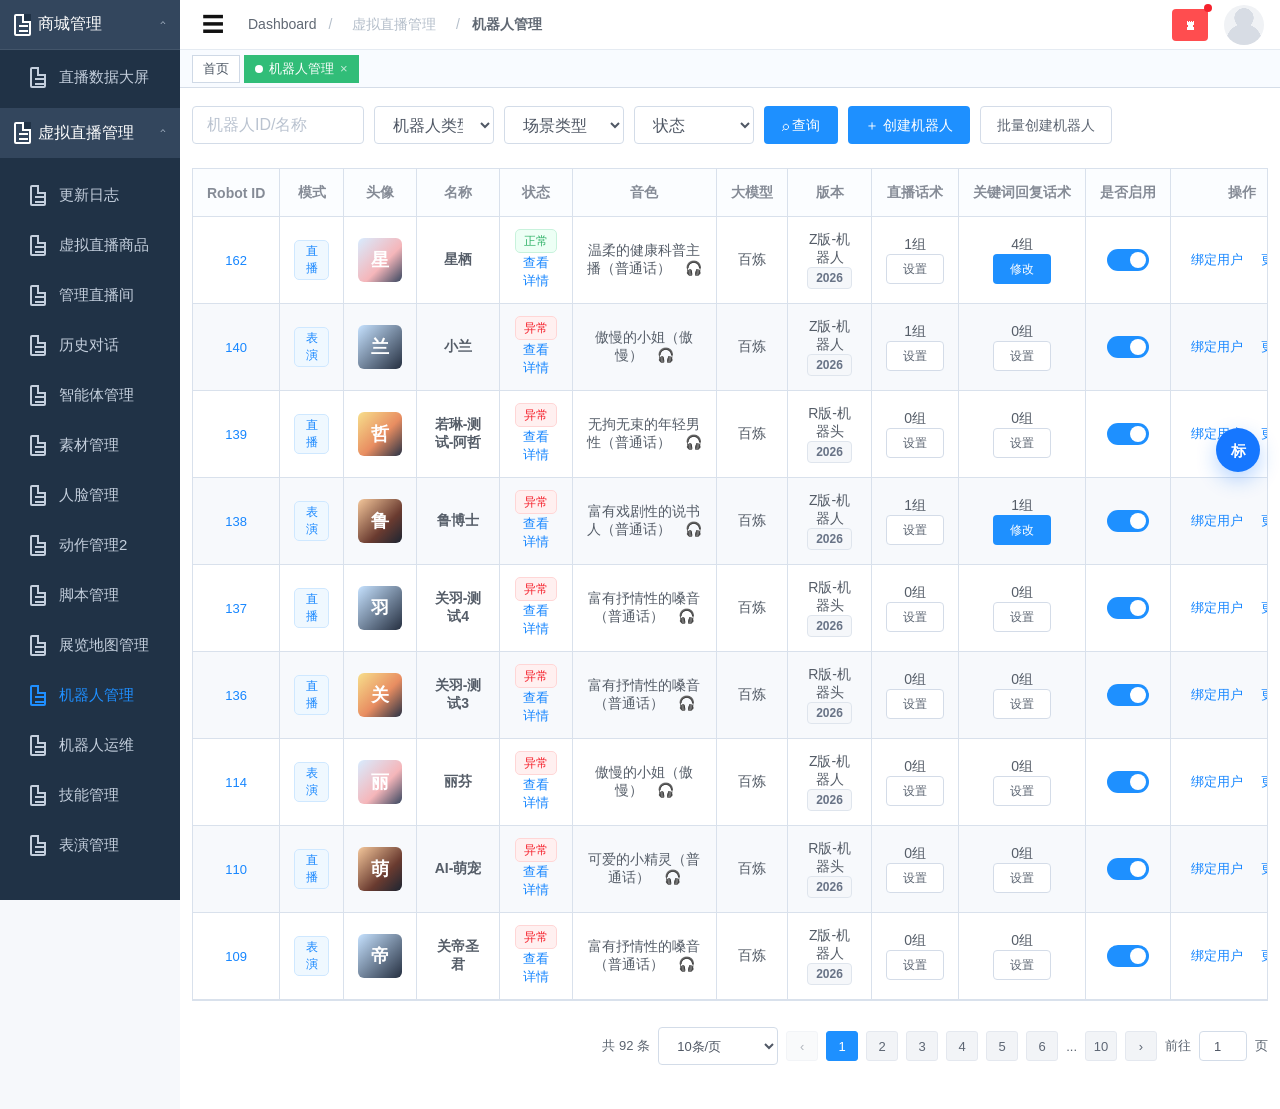
<file: admin-current/index.html>
<!doctype html>
<html lang="zh-CN">
  <head>
    <meta charset="UTF-8" />
    <meta name="viewport" content="width=device-width, initial-scale=1.0" />
    <title>虚拟直播运营后台复刻版</title>
    <link rel="stylesheet" href="./styles.css?v=phase2-ops-script-import-20260712b" />
    <link rel="stylesheet" href="./robot-ops.css?v=robot-ops-drawer-560-v14-20260717" />
    <link rel="stylesheet" href="./live-dashboard.css" />
  </head>
  <body>
    <div id="app" class="admin-shell">
      <aside class="sidebar">
        <div class="menu-title commerce-menu-title">
          <span class="doc-icon"></span>
          <span>商城管理</span>
          <span class="chevron">⌃</span>
        </div>
        <nav id="shopNav" class="side-nav commerce-side-nav"></nav>
        <div class="menu-title">
          <span class="doc-icon"></span>
          <span>虚拟直播管理</span>
          <span class="chevron">⌃</span>
        </div>
        <nav id="sideNav" class="side-nav"></nav>
      </aside>

      <section class="main">
        <header class="topbar">
          <button class="icon-button" type="button" aria-label="折叠菜单" onclick="toggleSidebar()">☰</button>
          <div class="breadcrumb">Dashboard <span>/</span> <span id="breadcrumbModule">虚拟直播管理</span> <span>/</span> <strong id="breadcrumbPage">机器人管理</strong></div>
          <div class="top-actions">
            <button class="notify" type="button">♜<span></span></button>
            <div class="user-avatar"></div>
          </div>
        </header>
        <div id="tabbar" class="tabbar"></div>
        <main id="content" class="content"></main>
      </section>
    </div>

    <div id="modalRoot"></div>
    <div id="handoffModalRoot"></div>
    <div id="handoffOverlayRoot"></div>
    <div id="toast" class="toast"></div>
    <script src="./feature-list-data.js"></script>
    <script src="./phase2-state.js"></script>
    <script src="./robot-ops.js?v=robot-ops-drawer-560-v14-20260717"></script>
    <script src="./live-dashboard.js"></script>
    <script src="./app.js?v=robot-ops-feature-list-v10-20260715"></script>
  </body>
</html>
</file>
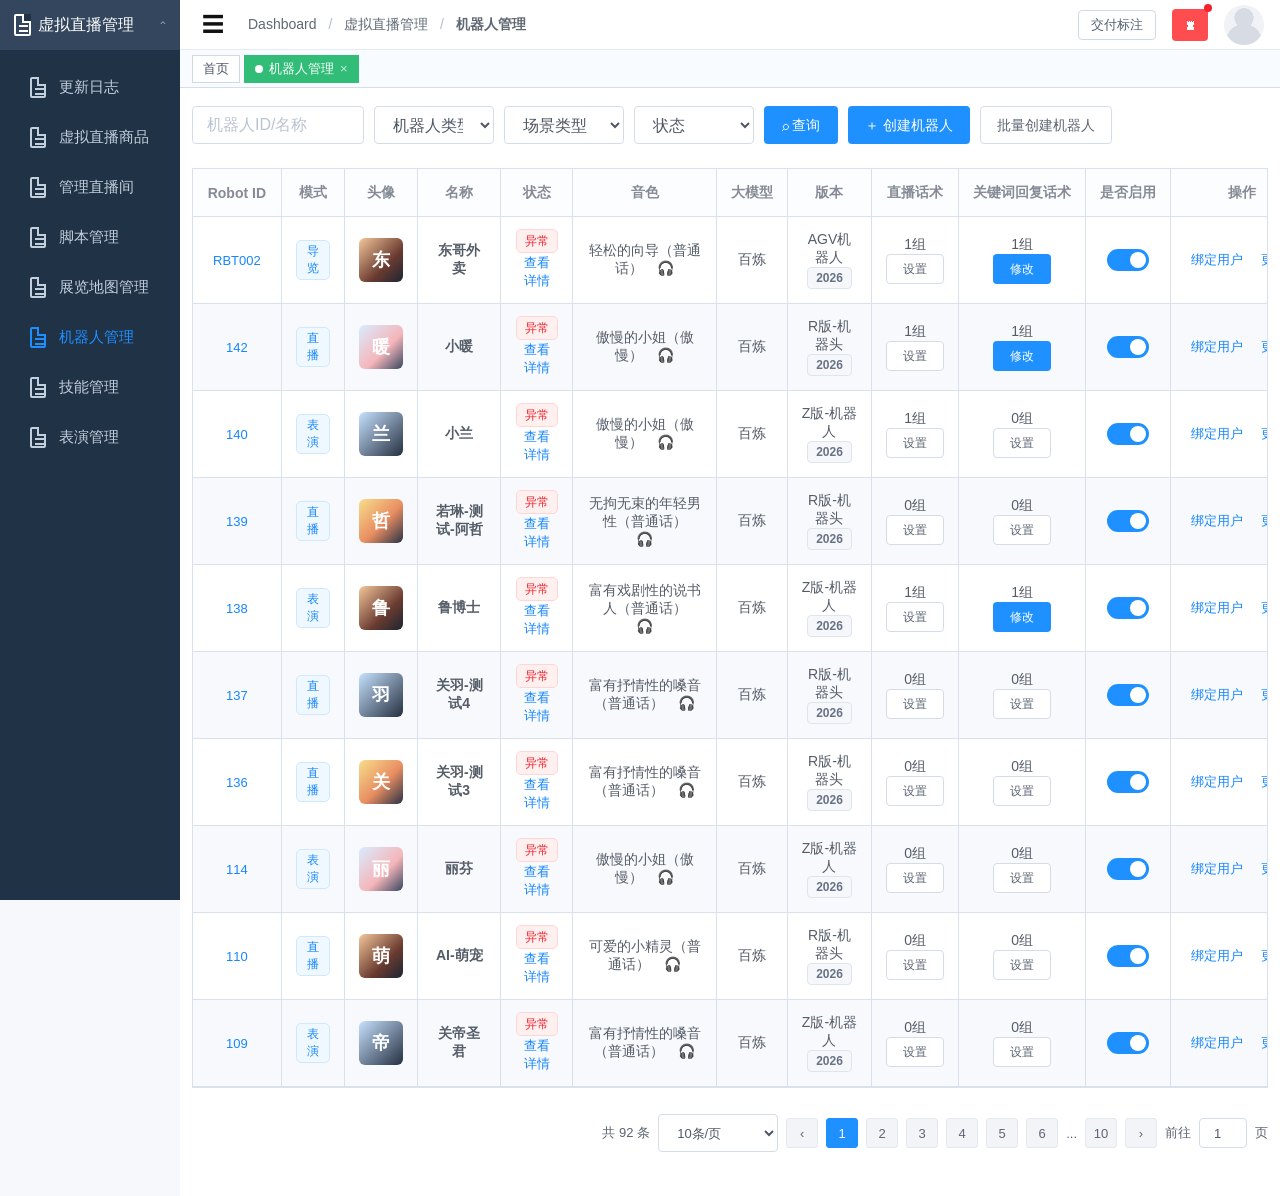
<file: prototype-versions/v1.0/index.html>
<!doctype html>
<html lang="zh-CN">
  <head>
    <meta charset="UTF-8" />
    <meta name="viewport" content="width=device-width, initial-scale=1.0" />
    <title>虚拟直播运营后台复刻版</title>
    <link rel="stylesheet" href="./styles.css" />
  </head>
  <body>
    <div id="app" class="admin-shell">
      <aside class="sidebar">
        <div class="menu-title">
          <span class="doc-icon"></span>
          <span>虚拟直播管理</span>
          <span class="chevron">⌃</span>
        </div>
        <nav id="sideNav" class="side-nav"></nav>
      </aside>

      <section class="main">
        <header class="topbar">
          <button class="icon-button" type="button" aria-label="折叠菜单" onclick="toggleSidebar()">☰</button>
          <div class="breadcrumb">Dashboard <span>/</span> 虚拟直播管理 <span>/</span> <strong id="breadcrumbPage">机器人管理</strong></div>
          <div class="top-actions">
            <button id="handoffToggle" class="handoff-toggle" type="button" onclick="toggleHandoffMode()">交付标注</button>
            <button class="notify" type="button">♜<span></span></button>
            <div class="user-avatar"></div>
          </div>
        </header>
        <div id="tabbar" class="tabbar"></div>
        <main id="content" class="content"></main>
      </section>
    </div>

    <div id="modalRoot"></div>
    <div id="handoffModalRoot"></div>
    <div id="handoffOverlayRoot"></div>
    <div id="toast" class="toast"></div>
    <script src="./feature-list-data.js"></script>
    <script src="./app.js"></script>
  </body>
</html>
</file>
<file: admin-current/styles.css>
:root {
  --blue: #1e90ff;
  --blue-dark: #0d74d8;
  --green: #31bd78;
  --red: #ff4d4f;
  --line: #d9e1ec;
  --text: #535a64;
  --muted: #a8b1bf;
  --side: #203246;
  --side-active: #1f8fff;
  --bg: #f6f8fb;
}

* {
  box-sizing: border-box;
}

html,
body {
  margin: 0;
  min-width: 980px;
  min-height: 100%;
  font-family: -apple-system, BlinkMacSystemFont, "PingFang SC", "Microsoft YaHei", "Segoe UI", sans-serif;
  color: var(--text);
  background: var(--bg);
}

button,
input,
select,
textarea {
  font: inherit;
}

button {
  cursor: pointer;
}

.admin-shell {
  display: flex;
  min-height: 100vh;
}

.sidebar {
  position: fixed;
  inset: 0 auto 0 0;
  width: 180px;
  background: var(--side);
  color: #d3deeb;
  overflow-y: auto;
  transition: width 0.18s ease;
}

.menu-title {
  display: flex;
  align-items: center;
  gap: 7px;
  height: 50px;
  padding: 0 14px;
  background: #33465d;
  color: #fff;
  font-size: 16px;
  letter-spacing: 0;
}

.menu-title span:nth-child(2) {
  white-space: nowrap;
}

.menu-title .chevron {
  margin-left: auto;
  color: #b7c5d4;
  font-size: 14px;
}

.doc-icon {
  position: relative;
  width: 17px;
  height: 22px;
  border: 2px solid currentColor;
  border-radius: 2px;
}

.doc-icon::before {
  content: "";
  position: absolute;
  right: -2px;
  top: -2px;
  width: 7px;
  height: 7px;
  background: var(--side);
  border-left: 2px solid currentColor;
  border-bottom: 2px solid currentColor;
}

.doc-icon::after {
  content: "";
  position: absolute;
  left: 3px;
  top: 9px;
  width: 9px;
  height: 2px;
  background: currentColor;
  box-shadow: 0 5px 0 currentColor;
}

.side-nav {
  padding: 12px 0 20px;
}

.side-item-wrap {
  position: relative;
}

.side-item {
  position: relative;
  display: flex;
  align-items: center;
  gap: 13px;
  width: 100%;
  height: 52px;
  padding: 0 56px 0 30px;
  border: 0;
  background: transparent;
  color: #c4cfdd;
  text-align: left;
  font-size: 16px;
  transition: color 0.15s, background 0.15s;
}

.side-item span:last-child {
  display: inline-flex;
  align-items: center;
  min-width: 0;
  white-space: nowrap;
}

.side-item .handoff-mark {
  flex: 0 0 auto;
  max-width: 62px;
  overflow: hidden;
  text-overflow: ellipsis;
}

.handoff-menu-count {
  position: absolute;
  top: 50%;
  right: 14px;
  z-index: 1;
  display: inline-flex;
  min-width: 28px;
  height: 28px;
  align-items: center;
  justify-content: center;
  padding: 0 7px;
  border: 1px solid #8fc4ff;
  border-radius: 999px;
  background: #f4f9ff;
  color: #1677ff;
  font-size: 12px;
  font-weight: 800;
  line-height: 1;
  box-shadow: 0 3px 10px rgb(20 42 80 / 18%);
  cursor: pointer;
  transform: translateY(-50%);
}

.handoff-menu-count:hover {
  border-color: #1677ff;
  background: #e7f2ff;
}

.side-item:hover,
.side-item.active {
  color: var(--side-active);
}

.side-item .doc-icon {
  width: 16px;
  height: 21px;
  flex: 0 0 auto;
}

.side-item .doc-icon::before {
  background: var(--side);
}

.main {
  width: calc(100% - 180px);
  margin-left: 180px;
  transition: margin-left 0.18s ease, width 0.18s ease;
}

.admin-shell.sidebar-collapsed .sidebar {
  width: 64px;
}

.admin-shell.sidebar-collapsed .main {
  width: calc(100% - 64px);
  margin-left: 64px;
}

.admin-shell.sidebar-collapsed .menu-title {
  justify-content: center;
  padding: 0;
}

.admin-shell.sidebar-collapsed .menu-title span:nth-child(2),
.admin-shell.sidebar-collapsed .menu-title .chevron,
.admin-shell.sidebar-collapsed .side-item span:last-child {
  display: none;
}

.admin-shell.sidebar-collapsed .side-nav {
  padding-top: 10px;
}

.admin-shell.sidebar-collapsed .side-item {
  justify-content: center;
  gap: 0;
  padding: 0;
}

.admin-shell.sidebar-collapsed .handoff-menu-count {
  right: 4px;
  min-width: 22px;
  height: 22px;
  padding: 0 4px;
  font-size: 10px;
}

.topbar {
  display: flex;
  align-items: center;
  gap: 18px;
  height: 50px;
  padding: 0 16px;
  border-bottom: 1px solid #e5ebf2;
  background: #fff;
  box-shadow: 0 1px 6px rgb(0 0 0 / 6%);
}

.icon-button {
  border: 0;
  background: transparent;
  font-size: 22px;
  color: #111;
}

.breadcrumb {
  flex: 1;
  font-size: 14px;
  color: #606873;
}

.breadcrumb span {
  margin: 0 8px;
  color: #b4beca;
}

.top-actions {
  display: flex;
  align-items: center;
  gap: 16px;
}

.notify {
  position: relative;
  width: 36px;
  height: 32px;
  border: 0;
  border-radius: 4px;
  background: var(--red);
  color: #fff;
}

.notify span {
  position: absolute;
  right: -4px;
  top: -5px;
  width: 8px;
  height: 8px;
  border-radius: 999px;
  background: #f5222d;
}

.user-avatar {
  width: 40px;
  height: 40px;
  border-radius: 999px;
  background:
    radial-gradient(circle at 50% 32%, #d7dce4 0 28%, transparent 29%),
    radial-gradient(circle at 50% 92%, #d7dce4 0 42%, transparent 43%),
    #f0f2f5;
}

.tabbar {
  display: flex;
  align-items: center;
  height: 38px;
  gap: 4px;
  padding: 5px 12px;
  border-bottom: 1px solid #d5dde8;
  background: #f8fbff;
}

.tab {
  display: inline-flex;
  align-items: center;
  gap: 6px;
  height: 28px;
  padding: 0 10px;
  border: 1px solid #cfd9e6;
  background: #fff;
  color: #4c5663;
  font-size: 13px;
}

.tab.active {
  border-color: var(--green);
  background: var(--green);
  color: #fff;
}

.tab.active::before {
  content: "";
  width: 8px;
  height: 8px;
  border-radius: 999px;
  background: #fff;
}

.tab .close {
  opacity: 0.7;
}

.content {
  min-height: calc(100vh - 88px);
  padding: 18px 12px 44px;
  background: #fff;
}

.toolbar {
  display: flex;
  align-items: center;
  justify-content: space-between;
  gap: 18px;
  margin-bottom: 24px;
}

.filters {
  display: flex;
  flex-wrap: wrap;
  align-items: center;
  gap: 10px;
}

.field-inline {
  display: inline-flex;
  align-items: center;
  gap: 10px;
  white-space: nowrap;
  color: #404854;
  font-size: 14px;
}

.input,
.select,
.textarea {
  width: 100%;
  border: 1px solid #d3dce8;
  border-radius: 4px;
  background: #fff;
  color: #505865;
  outline: none;
}

.input,
.select {
  height: 38px;
  padding: 0 14px;
}

.textarea {
  min-height: 86px;
  padding: 10px 12px;
  resize: vertical;
}

.input:focus,
.select:focus,
.textarea:focus {
  border-color: var(--blue);
  box-shadow: 0 0 0 2px rgb(30 144 255 / 10%);
}

.input::placeholder,
.textarea::placeholder {
  color: #bac3d0;
}

.w-120 {
  width: 120px;
}

.w-150 {
  width: 150px;
}

.w-180 {
  width: 172px;
}

.w-220 {
  width: 190px;
}

.w-260 {
  width: 220px;
}

.break-word {
  word-break: break-word;
}

.btn {
  display: inline-flex;
  align-items: center;
  justify-content: center;
  gap: 8px;
  height: 38px;
  min-width: 74px;
  padding: 0 16px;
  border: 1px solid transparent;
  border-radius: 4px;
  background: var(--blue);
  color: #fff;
  font-size: 14px;
  line-height: 1;
  white-space: nowrap;
}

.btn:hover {
  background: var(--blue-dark);
}

.btn.secondary {
  border-color: #d4dce8;
  background: #fff;
  color: #5d6673;
}

.btn.secondary:hover {
  background: #f5f8fc;
}

.btn.danger {
  background: var(--red);
}

.btn.danger:hover {
  background: #e63e45;
}

.btn.ghost {
  border-color: transparent;
  background: transparent;
  color: var(--blue);
  min-width: auto;
  padding: 0 4px;
}

.btn.compact {
  height: 30px;
  min-width: auto;
  padding: 0 10px;
  font-size: 12px;
}

.btn.small {
  height: 30px;
  min-width: 58px;
  padding: 0 10px;
  font-size: 12px;
}

.btn:disabled,
.input:disabled,
.select:disabled {
  cursor: not-allowed;
  opacity: 0.58;
}

.table-wrap {
  width: 100%;
  overflow-x: auto;
  border: 1px solid var(--line);
  background: #fff;
}

.data-table {
  width: 100%;
  min-width: 1120px;
  border-collapse: separate;
  border-spacing: 0;
  font-size: 14px;
}

.data-table th,
.data-table td {
  border-right: 1px solid var(--line);
  border-bottom: 1px solid var(--line);
  padding: 12px 14px;
  text-align: center;
  vertical-align: middle;
}

.data-table th {
  height: 48px;
  background: #fbfdff;
  color: #858b96;
  font-weight: 600;
  white-space: nowrap;
}

.data-table td {
  height: 78px;
  color: #555d68;
}

.compact-table td {
  height: 56px;
}

.map-points-table {
  min-width: 0;
  table-layout: fixed;
}

.map-points-table th:nth-child(1),
.map-points-table td:nth-child(1) {
  width: 90px;
}

.map-points-table th:nth-child(2),
.map-points-table td:nth-child(2) {
  width: 30%;
}

.map-points-table th:nth-child(3),
.map-points-table td:nth-child(3) {
  width: 44%;
}

.map-points-table th:nth-child(4),
.map-points-table td:nth-child(4) {
  width: 120px;
}

.compact-table .drag-handle {
  width: 24px;
  height: 24px;
  border-radius: 999px;
  background: #eef7ff;
  color: #1677ff;
  font-size: 14px;
  cursor: grab;
}

.map-point-id {
  font-size: 14px;
  color: #1f2937;
  font-family: monospace;
}

.map-point-name-input {
  width: 100%;
  max-width: 320px;
}

.map-point-input {
  width: 220px;
  max-width: 100%;
}

.data-table tr:nth-child(even) td {
  background: #f7f9fc;
}

.data-table tr:hover td {
  background: #f3f8ff;
}

.left {
  text-align: left !important;
}

.nowrap {
  white-space: nowrap;
}

.link {
  border: 0;
  background: transparent;
  color: #1686ff;
  font-size: 13px;
}

.link.danger {
  color: var(--red);
}

.link.green {
  color: #43b84f;
}

.handoff-anchor {
  display: inline-block;
  width: 0;
  height: 0;
  overflow: hidden;
  vertical-align: baseline;
}

#handoffOverlayRoot {
  position: fixed;
  inset: 0;
  z-index: 85;
  pointer-events: none;
}

.handoff-fab-control {
  position: fixed;
  top: 50%;
  right: 20px;
  z-index: 86;
  width: 44px;
  transform: translateY(-50%);
  pointer-events: auto;
}

.handoff-fab {
  display: flex;
  position: relative;
  width: 44px;
  height: 44px;
  align-items: center;
  justify-content: center;
  border: 0;
  border-radius: 999px;
  background: #1677ff;
  color: #fff;
  box-shadow: 0 8px 20px rgb(22 119 255 / 30%);
  cursor: grab;
  touch-action: none;
  transition: background 0.15s, box-shadow 0.15s, transform 0.15s;
}

.handoff-fab-control.dragging .handoff-fab {
  cursor: grabbing;
}

.handoff-fab:hover,
.handoff-fab:focus-visible,
.handoff-fab-control.open .handoff-fab {
  background: #0958d9;
  box-shadow: 0 0 0 4px rgb(22 119 255 / 16%), 0 10px 24px rgb(22 119 255 / 34%);
  outline: 0;
  transform: scale(1.04);
}

.handoff-fab-control.placing .handoff-fab {
  background: #e7a93d;
  box-shadow: 0 0 0 4px rgb(231 169 61 / 18%), 0 10px 24px rgb(231 169 61 / 30%);
}

.handoff-fab > span {
  font-size: 15px;
  font-weight: 800;
  line-height: 1;
}

.handoff-fab-count {
  position: absolute;
  top: -5px;
  right: -5px;
  min-width: 18px;
  height: 18px;
  padding: 0 4px;
  border: 2px solid #fff;
  border-radius: 999px;
  background: #f5222d;
  color: #fff;
  font-size: 10px;
  font-weight: 800;
  line-height: 14px;
}

.handoff-floating-panel {
  position: absolute;
  top: 50%;
  right: 56px;
  display: flex;
  width: 286px;
  max-height: min(560px, calc(100vh - 32px));
  flex-direction: column;
  overflow: auto;
  border: 1px solid #d8e7ff;
  border-radius: 8px;
  background: rgb(255 255 255 / 98%);
  box-shadow: 0 12px 30px rgb(30 48 80 / 18%);
  opacity: 0;
  pointer-events: none;
  transform: translateY(-50%) translateX(10px) scale(0.98);
  transform-origin: right center;
  transition: opacity 0.16s, transform 0.16s;
}

.handoff-fab-control.open .handoff-floating-panel {
  opacity: 1;
  pointer-events: auto;
  transform: translateY(-50%) translateX(0) scale(1);
}

.handoff-fab-control.panel-above .handoff-floating-panel {
  top: auto;
  bottom: 56px;
  transform: translateX(10px) scale(0.98);
  transform-origin: right bottom;
}

.handoff-fab-control.panel-below .handoff-floating-panel {
  top: 56px;
  bottom: auto;
  transform: translateX(10px) scale(0.98);
  transform-origin: right top;
}

.handoff-fab-control.open.panel-above .handoff-floating-panel,
.handoff-fab-control.open.panel-below .handoff-floating-panel {
  transform: translateX(0) scale(1);
}

.handoff-fab-head {
  display: flex;
  align-items: flex-start;
  justify-content: space-between;
  gap: 12px;
  padding: 14px 14px 12px;
  border-bottom: 1px solid #e6eef8;
}

.handoff-fab-head strong,
.handoff-fab-head span {
  display: block;
}

.handoff-fab-head strong {
  color: #253245;
  font-size: 14px;
}

.handoff-fab-head span {
  margin-top: 3px;
  color: #7a8696;
  font-size: 12px;
}

.handoff-fab-close {
  width: 26px;
  height: 26px;
  border: 0;
  border-radius: 4px;
  background: transparent;
  color: #758397;
  cursor: pointer;
  font-size: 20px;
  line-height: 1;
}

.handoff-fab-close:hover {
  background: #f1f5fa;
  color: #344054;
}

.handoff-fab-switch {
  display: flex;
  width: calc(100% - 28px);
  min-height: 42px;
  align-items: center;
  justify-content: space-between;
  margin: 12px 14px 8px;
  padding: 0 10px;
  border: 1px solid #dce6f2;
  border-radius: 6px;
  background: #f8fbff;
  color: #526071;
  cursor: pointer;
  font-size: 13px;
  text-align: left;
}

.handoff-fab-switch i {
  position: relative;
  width: 30px;
  height: 18px;
  border-radius: 999px;
  background: #c8d3e0;
  transition: background 0.15s;
}

.handoff-fab-switch i::after {
  position: absolute;
  top: 3px;
  left: 3px;
  width: 12px;
  height: 12px;
  border-radius: 999px;
  background: #fff;
  box-shadow: 0 1px 3px rgb(20 42 80 / 24%);
  content: "";
  transition: transform 0.15s;
}

.handoff-fab-switch.active {
  border-color: #b8d9ff;
  background: #eef6ff;
  color: #0958d9;
}

.handoff-fab-switch.active i {
  background: #1677ff;
}

.handoff-fab-switch.active i::after {
  transform: translateX(12px);
}

.handoff-fab-actions {
  display: grid;
  grid-template-columns: 1fr;
  gap: 8px;
  padding: 0 14px 12px;
}

.handoff-fab-current-list {
  padding: 0 14px 12px;
}

.handoff-fab-list-title {
  display: flex;
  align-items: center;
  justify-content: space-between;
  padding: 4px 0 8px;
  color: #344054;
  font-size: 12px;
}

.handoff-fab-list-title span {
  color: #7a8696;
}

.handoff-fab-current-list .handoff-panel-list {
  max-height: min(220px, calc(100vh - 356px));
}

.handoff-fab-current-list .handoff-list-item {
  padding: 7px;
}

.handoff-fab-current-list .handoff-visible-empty {
  padding: 12px 6px 4px;
}

.handoff-fab-action,
.handoff-fab-more-actions button {
  min-height: 34px;
  border: 1px solid #dce6f2;
  border-radius: 5px;
  background: #fff;
  color: #3f4c5e;
  cursor: pointer;
  font-size: 12px;
}

.handoff-fab-action:hover,
.handoff-fab-action.active,
.handoff-fab-more-actions button:hover {
  border-color: #8fc4ff;
  background: #f2f8ff;
  color: #0958d9;
}

.handoff-fab-more {
  border-top: 1px solid #edf1f6;
}

.handoff-fab-more-toggle {
  display: flex;
  width: 100%;
  min-height: 40px;
  align-items: center;
  justify-content: space-between;
  padding: 0 14px;
  border: 0;
  background: transparent;
  color: #66758a;
  cursor: pointer;
  font-size: 12px;
  text-align: left;
}

.handoff-fab-more-toggle:hover {
  color: #1677ff;
}

.handoff-fab-more-actions {
  display: grid;
  gap: 7px;
  padding: 0 14px 14px;
}

.handoff-fab-more-actions .danger {
  border-color: #ffccc7;
  color: #cf1322;
}

.handoff-fab-more-actions .danger:hover {
  border-color: #ff7875;
  background: #fff2f0;
  color: #cf1322;
}

@media (max-width: 600px) {
  .handoff-fab-control {
    top: auto;
    right: 12px;
    bottom: 22px;
    transform: none;
  }

  .handoff-floating-panel,
  .handoff-fab-control.open .handoff-floating-panel {
    top: auto;
    right: 0;
    bottom: 56px;
    width: min(286px, calc(100vw - 24px));
    max-height: min(560px, calc(100vh - 96px));
    transform: translateY(8px) scale(0.98);
    transform-origin: right bottom;
  }

  .handoff-fab-control.open .handoff-floating-panel {
    transform: translateY(0) scale(1);
  }

  .handoff-fab-control.panel-below .handoff-floating-panel {
    top: 56px;
    bottom: auto;
    transform: translateY(8px) scale(0.98);
    transform-origin: right top;
  }

  .handoff-fab-control.open.panel-below .handoff-floating-panel {
    transform: translateY(0) scale(1);
  }
}

.handoff-panel-list {
  display: grid;
  gap: 8px;
  max-height: min(360px, calc(100vh - 260px));
  overflow-y: auto;
  overscroll-behavior: contain;
  padding-right: 2px;
}

.handoff-summary-list {
  display: grid;
  gap: 14px;
  max-height: min(560px, calc(100vh - 230px));
  overflow-y: auto;
  overscroll-behavior: contain;
  padding-right: 2px;
}

.handoff-summary-group {
  display: grid;
  gap: 8px;
}

.handoff-summary-group.active .handoff-summary-head {
  color: #1677ff;
}

.handoff-summary-head {
  display: flex;
  align-items: center;
  justify-content: space-between;
  gap: 12px;
  color: #253245;
  font-size: 13px;
}

.handoff-summary-head span {
  color: #758397;
  font-size: 12px;
}

.handoff-visible-list {
  display: flex;
  min-height: 0;
  flex-direction: column;
  gap: 6px;
  margin-top: 10px;
  max-height: min(340px, calc(100vh - 176px));
  overflow-y: auto;
  overscroll-behavior: contain;
  padding-right: 2px;
  -webkit-overflow-scrolling: touch;
}

.handoff-visible-empty {
  padding: 14px 8px;
  color: #8a96a8;
  font-size: 12px;
  text-align: center;
}

.handoff-list-item {
  display: grid;
  width: 100%;
  grid-template-columns: 30px minmax(0, 1fr);
  gap: 8px;
  align-items: center;
  padding: 8px;
  border: 1px solid #dcecff;
  border-left: 3px solid #8fc4ff;
  border-radius: 5px;
  background: #f7fbff;
  color: #213145;
  text-align: left;
}

.handoff-list-item:hover,
.handoff-list-item.active {
  border-color: #1677ff;
  background: #eef7ff;
}

.handoff-list-item.changed {
  border-left-color: #ffd591;
  background: #fffaf0;
}

.handoff-list-item.changed:hover,
.handoff-list-item.changed.active {
  border-color: #e7a93d;
  background: #fff7e6;
}

.handoff-list-item.info {
  border-left-color: #9bd7b2;
  background: #f5fbf7;
}

.handoff-list-item.info:hover,
.handoff-list-item.info.active {
  border-color: #4ca970;
  background: #f0fbf4;
}

.handoff-list-item.new {
  border-left-color: #ffa39e;
  background: #fffaf9;
}

.handoff-list-item.new:hover,
.handoff-list-item.new.active {
  border-color: #ff4d4f;
  background: #fff2f0;
}

.handoff-list-item.custom .handoff-list-index {
  border-style: dashed;
}

.handoff-list-index {
  display: inline-flex;
  width: 26px;
  height: 26px;
  align-items: center;
  justify-content: center;
  border: 1px solid currentColor;
  border-radius: 999px;
  color: #1677ff;
  font-size: 11px;
  font-weight: 700;
  line-height: 1;
}

.handoff-list-dot {
  display: inline-flex;
  width: 12px;
  height: 12px;
  justify-self: center;
  border: 2px solid #8fc4ff;
  border-radius: 999px;
  background: #eef7ff;
  box-shadow: 0 0 0 3px rgb(143 196 255 / 16%);
}

.handoff-list-copy {
  display: flex;
  min-width: 0;
  flex-direction: column;
  gap: 2px;
}

.handoff-list-copy strong {
  overflow: hidden;
  color: #213145;
  font-size: 13px;
  text-overflow: ellipsis;
  white-space: nowrap;
}

.handoff-list-copy em {
  overflow: hidden;
  color: #758397;
  font-size: 11px;
  font-style: normal;
  text-overflow: ellipsis;
  white-space: nowrap;
}

.handoff-overlay-badge {
  position: fixed;
  z-index: 86;
  display: inline-flex;
  width: 26px;
  height: 26px;
  align-items: center;
  justify-content: center;
  border: 1px solid #8fc4ff;
  border-radius: 999px;
  background: #eef7ff;
  color: #1677ff;
  box-shadow: 0 4px 12px rgb(30 48 80 / 18%);
  pointer-events: auto;
}

.handoff-overlay-badge:hover,
.handoff-overlay-badge.active {
  border-color: #1677ff;
  background: #dcecff;
  box-shadow: 0 0 0 3px rgb(22 119 255 / 18%), 0 6px 18px rgb(30 48 80 / 22%);
}

.handoff-pin-index {
  font-size: 10px;
  font-weight: 800;
  line-height: 1;
}

.handoff-overlay-badge.changed {
  border-color: #ffd591;
  background: #fff7e6;
  color: #b46b00;
}

.handoff-overlay-badge.changed:hover,
.handoff-overlay-badge.changed.active {
  border-color: #e7a93d;
  background: #fff1cc;
  box-shadow: 0 0 0 3px rgb(231 169 61 / 20%), 0 6px 18px rgb(30 48 80 / 20%);
}

.handoff-overlay-badge.info {
  border-color: #9bd7b2;
  background: #f0fbf4;
  color: #218052;
}

.handoff-overlay-badge.info:hover,
.handoff-overlay-badge.info.active {
  border-color: #4ca970;
  background: #dff5e7;
  box-shadow: 0 0 0 3px rgb(76 169 112 / 18%), 0 6px 18px rgb(30 48 80 / 20%);
}

.handoff-overlay-badge.new {
  border-color: #ffa39e;
  background: #fff2f0;
  color: #cf1322;
}

.handoff-overlay-badge.new:hover,
.handoff-overlay-badge.new.active {
  border-color: #ff4d4f;
  background: #ffece8;
  box-shadow: 0 0 0 3px rgb(255 77 79 / 18%), 0 6px 18px rgb(30 48 80 / 20%);
}

.handoff-overlay-badge.custom {
  border-style: dashed;
}

.handoff-overlay-badge.custom::after {
  position: absolute;
  right: 1px;
  bottom: 1px;
  width: 5px;
  height: 5px;
  border-radius: 999px;
  background: currentColor;
  content: "";
}

.handoff-list-item.changed .handoff-list-index {
  color: #b46b00;
}

.handoff-list-item.changed .handoff-list-dot {
  border-color: #ffd591;
  background: #fff7e6;
  box-shadow: 0 0 0 3px rgb(255 213 145 / 24%);
}

.handoff-list-item.info .handoff-list-index {
  color: #218052;
}

.handoff-list-item.info .handoff-list-dot {
  border-color: #9bd7b2;
  background: #f0fbf4;
  box-shadow: 0 0 0 3px rgb(155 215 178 / 20%);
}

.handoff-list-item.new .handoff-list-index {
  color: #cf1322;
}

.handoff-list-item.new .handoff-list-dot {
  border-color: #ffa39e;
  background: #fff2f0;
  box-shadow: 0 0 0 3px rgb(255 163 158 / 24%);
}

.handoff-list-item.custom .handoff-list-dot {
  border-style: dashed;
}

.handoff-list-item.custom .handoff-list-copy em {
  color: #4f78b6;
}

.handoff-overlay-badge span {
  color: currentColor;
  font-size: 11px;
}

body.handoff-placing,
body.handoff-placing * {
  cursor: crosshair !important;
}

.custom-handoff-note {
  display: flex;
  align-items: center;
  gap: 10px;
  margin-bottom: 12px;
}

.custom-handoff-note span {
  flex: 1;
}

.custom-handoff-note em {
  color: #788597;
  font-style: normal;
  white-space: nowrap;
}

.handoff-editor-backdrop {
  z-index: 90;
  background: transparent;
  pointer-events: none;
}

.handoff-editor-backdrop .modal {
  margin: 72px 18px 24px auto;
  max-width: 430px;
  max-height: calc(100vh - 96px);
  pointer-events: auto;
}

.handoff-panel-actions {
  display: flex;
  flex-wrap: wrap;
  gap: 8px;
  margin-bottom: 14px;
}

.handoff-panel-title {
  margin: 14px 0 8px;
  color: #253245;
  font-size: 14px;
}

.handoff-detail-modal .modal-footer {
  gap: 10px;
}

.handoff-detail-card {
  padding: 14px;
  border: 1px solid #8fc4ff;
  border-radius: 6px;
  background: #eef7ff;
}

.handoff-detail-card.changed {
  border-color: #ffd591;
  background: #fff7e6;
}

.handoff-detail-card.info {
  border-color: #b7d8c4;
  background: #f0fbf4;
}

.handoff-detail-card.new {
  border-color: #ffa39e;
  background: #fff2f0;
}

.handoff-detail-top {
  display: flex;
  align-items: center;
  justify-content: space-between;
  gap: 12px;
  margin-bottom: 8px;
}

.handoff-detail-top strong {
  color: #1f2937;
  font-size: 16px;
}

.handoff-detail-top span {
  color: #788597;
  font-size: 13px;
  white-space: nowrap;
}

.handoff-detail-card p {
  margin: 0;
  color: #4b5563;
  line-height: 1.7;
}

.danger-text {
  color: var(--red) !important;
}

.robot-actions {
  position: relative;
}

.more-menu {
  position: relative;
  display: inline-block;
  margin-left: 8px;
  color: #1686ff;
  font-size: 13px;
}

.more-menu summary {
  list-style: none;
  cursor: pointer;
}

.more-menu summary::-webkit-details-marker {
  display: none;
}

.more-menu summary::after {
  content: "⌄";
  margin-left: 4px;
  color: #7da9db;
}

.more-menu-panel {
  position: absolute;
  z-index: 20;
  top: 24px;
  right: 0;
  width: 128px;
  padding: 8px 0;
  border: 1px solid #dbe3ee;
  border-radius: 4px;
  background: #fff;
  box-shadow: 0 10px 26px rgb(30 48 80 / 16%);
}

.more-menu-panel button {
  display: block;
  width: 100%;
  padding: 9px 14px;
  border: 0;
  background: transparent;
  color: #5d6672;
  text-align: left;
  font-size: 13px;
}

.more-menu-panel button:hover {
  background: #f3f8ff;
  color: #1686ff;
}

.more-menu-panel button.danger {
  color: var(--red);
}

.robot-cell strong,
.robot-cell span {
  display: block;
}

.robot-cell strong {
  color: #303946;
}

.robot-cell span {
  margin-top: 4px;
  color: #7f8a99;
  font-size: 12px;
}

.tag {
  display: inline-flex;
  align-items: center;
  min-height: 24px;
  padding: 2px 8px;
  border: 1px solid #cfe8ff;
  border-radius: 5px;
  background: #eff8ff;
  color: #1686ff;
  font-size: 12px;
}

.tag.red {
  border-color: #ffd6d6;
  background: #fff0f0;
  color: #f5222d;
}

.tag.green {
  border-color: #c8f2dc;
  background: #edfff5;
  color: #35b46c;
}

.tag.gray {
  border-color: #dfe5ed;
  background: #f5f7fa;
  color: #7a8492;
}

.switch {
  position: relative;
  display: inline-block;
  width: 42px;
  height: 22px;
  border-radius: 999px;
  background: #d7dde7;
  vertical-align: middle;
}

.switch::after {
  content: "";
  position: absolute;
  top: 3px;
  left: 3px;
  width: 16px;
  height: 16px;
  border-radius: 999px;
  background: #fff;
  transition: transform 0.15s;
}

.switch.on {
  background: var(--blue);
}

.switch.green.on {
  background: #18c568;
}

.switch.on::after {
  transform: translateX(20px);
}

.avatar-img,
.product-img,
.cover-img {
  display: inline-flex;
  align-items: center;
  justify-content: center;
  overflow: hidden;
  border-radius: 4px;
  background: linear-gradient(135deg, #e8eff8, #d2def0);
  color: #fff;
  font-weight: 700;
}

.avatar-img {
  width: 44px;
  height: 44px;
  border-radius: 6px;
  font-size: 18px;
}

.product-img {
  width: 66px;
  height: 66px;
  margin: auto;
  font-size: 12px;
}

.cover-img {
  width: 86px;
  height: 128px;
  font-size: 18px;
}

.avatar-a {
  background: linear-gradient(135deg, #f4c79b, #6a3b30 62%, #1c2532);
}

.avatar-b {
  background: linear-gradient(135deg, #d8ecff, #f5b6ba 58%, #37465f);
}

.avatar-c {
  background: linear-gradient(135deg, #c6e2ff, #252f40);
}

.avatar-d {
  background: linear-gradient(135deg, #f7df8c, #e88d61 55%, #283246);
}

.product-a {
  background: radial-gradient(circle at 50% 45%, #f5f5f5 0 18%, #1d1d1f 19% 60%, #050505 61%);
}

.product-b {
  background: linear-gradient(135deg, #fff3e9, #f8b7a2 60%, #fdfdfd);
}

.product-c {
  background: linear-gradient(135deg, #eaf6ff, #a6d1e9 50%, #fff);
}

.product-d {
  background: linear-gradient(135deg, #fdf4c6, #dde9a8 54%, #fff);
}

.price {
  color: #f5222d !important;
}

.status-green {
  color: #52c41a;
}

.video-preview-mock {
  min-height: 220px;
  border-radius: 6px;
  background: #111827;
  color: #fff;
  display: grid;
  place-items: center;
  gap: 10px;
  text-align: center;
  padding: 24px;
}

.video-preview-mock span {
  color: #93c5fd;
}

.pagination {
  display: flex;
  align-items: center;
  justify-content: flex-end;
  gap: 8px;
  margin-top: 26px;
  font-size: 13px;
  color: #5b6470;
}

.page-box {
  display: inline-flex;
  align-items: center;
  justify-content: center;
  width: 32px;
  height: 30px;
  border: 1px solid #e4e8ef;
  border-radius: 3px;
  background: #f2f4f7;
  color: #5d6674;
}

.page-box.active {
  border-color: var(--blue);
  background: var(--blue);
  color: #fff;
}

button.page-box {
  cursor: pointer;
  font: inherit;
}

button.page-box:disabled {
  cursor: not-allowed;
  opacity: 0.48;
}

.modal-backdrop {
  position: fixed;
  inset: 0;
  z-index: 50;
  display: flex;
  align-items: center;
  justify-content: center;
  padding: 24px;
  background: rgb(0 0 0 / 48%);
}

.modal {
  position: relative;
  width: min(1480px, calc(100vw - 48px));
  max-height: calc(100vh - 48px);
  overflow: hidden;
  border: 1px solid #bfc8d4;
  background: #fff;
  box-shadow: 0 12px 40px rgb(0 0 0 / 18%);
}

.modal.medium {
  width: min(860px, calc(100vw - 48px));
}

.modal.large {
  width: min(1240px, calc(100vw - 48px));
}

.modal.xlarge {
  width: min(1580px, calc(100vw - 48px));
}

.modal.full {
  width: calc(100vw - 42px);
  height: calc(100vh - 42px);
}

.modal-header {
  display: flex;
  align-items: center;
  justify-content: space-between;
  min-height: 58px;
  padding: 0 24px;
  border-bottom: 1px solid #dbe3ee;
}

.modal-title {
  min-width: 0;
  font-size: 20px;
  font-weight: 500;
  color: #333b47;
}

.modal-close {
  border: 0;
  background: transparent;
  color: #8e97a4;
  font-size: 26px;
}

.modal-body {
  max-height: calc(100vh - 170px);
  overflow: auto;
  padding: 24px;
}

.modal.full .modal-body {
  max-height: calc(100vh - 145px);
}

.modal-footer {
  display: flex;
  justify-content: flex-end;
  gap: 12px;
  padding: 16px 24px 22px;
  border-top: 1px solid #e3e9f2;
  background: #fff;
}

.modal-tabs {
  display: flex;
  margin: -8px 0 22px;
  border-bottom: 1px solid #dbe3ee;
}

.modal-tab {
  min-width: 110px;
  height: 46px;
  border: 1px solid #dbe3ee;
  border-bottom: 0;
  background: #fff;
  color: #2e3440;
  font-weight: 600;
}

.modal-tab.active {
  color: var(--blue);
}

.library-tabs {
  display: flex;
  align-items: center;
  margin-bottom: 18px;
  border: 1px solid var(--line);
  background: #f5f7fb;
}

.library-tab {
  height: 48px;
  min-width: 120px;
  padding: 0 22px;
  border: 0;
  border-right: 1px solid var(--line);
  background: transparent;
  color: #7b8491;
  font-weight: 600;
}

.library-tab.active {
  background: #fff;
  color: var(--blue);
}

.upload-drop {
  display: flex;
  min-height: 150px;
  align-items: center;
  justify-content: center;
  flex-direction: column;
  gap: 10px;
  border: 1px dashed #cbd6e5;
  border-radius: 4px;
  background: #fff;
  color: #8b95a3;
}

.upload-cloud {
  color: #aeb6c4;
  font-size: 36px;
  line-height: 1;
}

.action-group-form {
  display: grid;
  grid-template-columns: minmax(0, 1fr) minmax(0, 1fr);
  gap: 28px;
  margin-bottom: 28px;
}

.dual-resource-grid {
  display: grid;
  grid-template-columns: minmax(0, 1fr) minmax(0, 1fr);
  gap: 26px;
}

.resource-panel-head {
  display: flex;
  min-height: 44px;
  align-items: center;
  justify-content: space-between;
  gap: 12px;
  margin-bottom: 10px;
}

.resource-panel-head strong {
  white-space: nowrap;
}

.resource-scroll {
  max-height: 470px;
  overflow: auto;
}

.action-mini-table,
.face-table,
.material-table {
  min-width: 0;
}

.action-mini-table td {
  height: 72px;
}

.audio-player {
  display: inline-flex;
  width: 280px;
  max-width: 100%;
  height: 36px;
  align-items: center;
  gap: 8px;
  padding: 0 12px;
  border-radius: 999px;
  background: linear-gradient(90deg, #99a8ff, #91e8aa);
  color: #fff;
  box-shadow: 0 5px 12px rgb(30 48 80 / 18%);
}

.audio-player input {
  width: 80px;
  min-width: 60px;
}

.face-upload-row {
  display: flex;
  align-items: stretch;
  gap: 16px;
}

.face-upload-row .upload-drop {
  width: 180px;
  height: 180px;
  min-height: 180px;
  font-size: 42px;
}

.face-preview {
  position: relative;
  display: inline-flex;
  width: 180px;
  height: 180px;
  align-items: center;
  justify-content: center;
  overflow: hidden;
  border: 1px solid #b9c8dd;
  border-radius: 6px;
  color: #fff;
  font-size: 58px;
  font-weight: 700;
}

.face-preview span {
  position: absolute;
  top: 0;
  right: 0;
  display: inline-flex;
  width: 34px;
  height: 34px;
  align-items: center;
  justify-content: center;
  background: #13c26b;
  color: #fff;
  font-size: 20px;
}

.borderless-table {
  border-left: 0;
  border-right: 0;
}

.form-grid {
  display: grid;
  grid-template-columns: 1fr 1fr;
  gap: 34px 60px;
}

.form-section {
  margin-bottom: 28px;
}

.section-title {
  margin: 0 0 18px;
  color: #535b66;
  font-size: 16px;
  font-weight: 700;
}

.form-row {
  display: grid;
  grid-template-columns: 120px minmax(0, 1fr);
  align-items: center;
  gap: 12px;
  margin-bottom: 12px;
}

.form-row.top {
  align-items: start;
}

.form-label {
  color: #535b66;
  font-weight: 600;
  text-align: right;
}

.form-label.required::before,
.required-star::before {
  content: "*";
  margin-right: 4px;
  color: #f5222d;
}

.skill-edit-modal .form-row {
  grid-template-columns: 176px minmax(0, 1fr);
  gap: 36px;
}

.skill-edit-modal .form-label {
  white-space: nowrap;
}

.radio-line {
  display: flex;
  align-items: center;
  gap: 24px;
  min-height: 38px;
}

.radio-line.single-choice {
  flex-wrap: wrap;
  gap: 12px 18px;
}

.radio-line label {
  display: inline-flex;
  align-items: center;
  gap: 7px;
}

.upload-grid {
  display: flex;
  gap: 24px;
  align-items: flex-start;
}

.upload-slot {
  display: flex;
  flex-direction: column;
  align-items: center;
  gap: 8px;
  min-width: 112px;
}

.upload-box {
  display: flex;
  align-items: center;
  justify-content: center;
  width: 86px;
  height: 86px;
  border: 1px dashed #cbd5e2;
  border-radius: 8px;
  color: #7d8794;
  font-size: 34px;
}

.upload-hint {
  color: #9aa4b2;
  font-size: 12px;
}

.slider-row {
  display: grid;
  grid-template-columns: 1fr 44px 46px 44px;
  align-items: center;
  gap: 0;
}

.slider {
  width: 100%;
  accent-color: var(--blue);
}

.stepper {
  height: 36px;
  border: 1px solid #d6dfeb;
  background: #f8fafc;
  color: #808a97;
}

.stepper.value {
  display: flex;
  align-items: center;
  justify-content: center;
  background: #fff;
}

.suggest-panel,
.dropdown-panel {
  margin-top: 8px;
  border: 1px solid #dbe3ee;
  border-radius: 4px;
  background: #fff;
  box-shadow: 0 8px 24px rgb(30 48 80 / 10%);
}

.dropdown-panel {
  max-height: 300px;
  overflow: auto;
}

.dropdown-option {
  padding: 14px 20px;
  color: #5d6672;
  font-size: 18px;
}

.dropdown-option:hover,
.dropdown-option.active {
  background: #f3f6fa;
  color: var(--blue);
}

.agent-static {
  margin-top: 12px;
  padding: 14px 16px;
  border: 1px dashed #d8e0eb;
  border-radius: 4px;
  background: #fafcff;
  color: #7a8492;
}

.model-agent-field {
  margin-left: 140px;
  max-width: 100%;
}

.model-agent-label {
  margin-bottom: 16px;
  color: #5a606a;
  font-size: 16px;
}

.model-agent-select {
  height: 48px;
  font-size: 18px;
  color: #b7c0cc;
}

.model-agent-select.has-value {
  color: #5a606a;
}

.role-card {
  display: flex;
  align-items: flex-start;
  gap: 20px;
  margin: 14px 0 26px 140px;
  padding: 12px;
  border-radius: 4px;
  background: #f5f7fb;
}

.role-card .cover-img {
  flex: 0 0 auto;
}

.role-card p {
  margin: 8px 0;
  color: #5a6370;
}

.room-script-card {
  display: grid;
  gap: 5px;
  max-width: 560px;
  margin-bottom: 10px;
  padding: 12px 14px;
  border: 1px solid #cfe8ff;
  border-radius: 4px;
  background: #f1f8ff;
}

.room-script-card strong {
  color: #225f9e;
}

.room-script-card span {
  color: #6b7787;
  font-size: 13px;
}

.room-script-card.empty {
  color: #9aa4b2;
  background: #f7f9fc;
  border-color: #e0e7f0;
}

.date-range {
  display: inline-grid;
  grid-template-columns: 190px 24px 190px;
  align-items: center;
  border: 1px solid #ff4d4f;
  border-radius: 4px;
  overflow: hidden;
}

.date-range input {
  height: 38px;
  border: 0;
  padding: 0 14px;
}

.warning-strip {
  margin-top: 8px;
  padding: 14px 24px;
  border-radius: 4px;
  background: #fff6df;
  color: #fa8c16;
}

.error-text {
  margin-top: 8px;
  color: #ff4d4f;
  font-size: 13px;
}

.keyword-box {
  display: flex;
  flex-wrap: wrap;
  gap: 8px;
  min-height: 38px;
  padding: 4px;
  border: 1px solid #d3dce8;
  border-radius: 4px;
}

.keyword-box input {
  flex: 1;
  min-width: 180px;
  border: 0;
  outline: 0;
  padding: 0 8px;
}

.keyword {
  display: inline-flex;
  align-items: center;
  gap: 6px;
  min-height: 28px;
  padding: 0 8px;
  border-radius: 4px;
  background: #eff8ff;
  color: #1677ff;
}

.keyword button {
  border: 0;
  background: transparent;
  color: inherit;
}

.event-trigger-section {
  width: 100%;
  border: 1px solid #dbe3ee;
  border-radius: 4px;
  background: #fbfdff;
}

.event-trigger-header {
  display: flex;
  align-items: center;
  justify-content: space-between;
  gap: 16px;
  padding: 12px 14px;
  border-bottom: 1px solid #e5ebf3;
}

.event-trigger-title {
  color: #505966;
  font-size: 14px;
  font-weight: 600;
}

.event-trigger-desc {
  margin-top: 4px;
  color: #9aa4b2;
  font-size: 12px;
}

.event-trigger-empty {
  padding: 16px 14px;
  color: #a0a9b6;
  font-size: 13px;
}

.event-trigger-empty.inline {
  display: inline-flex;
  align-items: center;
  min-height: 32px;
  padding: 0;
}

.event-trigger-row {
  display: grid;
  grid-template-columns: 120px minmax(0, 1fr);
  gap: 10px;
  align-items: start;
  padding: 12px 14px;
  border-bottom: 1px solid #edf1f6;
}

.event-trigger-row:last-child {
  border-bottom: 0;
}

.event-type-select {
  width: 120px;
}

.event-trigger-fields {
  display: flex;
  flex-wrap: wrap;
  gap: 10px;
}

.compact-field {
  display: grid;
  grid-template-columns: auto minmax(120px, 1fr);
  align-items: center;
  gap: 8px;
  color: #667080;
  font-size: 13px;
}

.compact-field .input,
.compact-field .select {
  height: 32px;
}

.price-range {
  display: inline-grid;
  grid-template-columns: 90px 20px 90px;
  align-items: center;
  gap: 6px;
}

.performance-top-config {
  display: grid;
  grid-template-columns: minmax(360px, 0.9fr) minmax(520px, 1.4fr);
  gap: 22px;
  align-items: center;
  margin-bottom: 12px;
}

.performance-name-field,
.performance-logic-field {
  display: grid;
  grid-template-columns: auto minmax(0, 1fr);
  align-items: center;
  gap: 12px;
}

.performance-logic-field {
  grid-template-columns: auto 190px minmax(190px, 1fr);
}

.performance-logic-extra {
  display: inline-flex;
  align-items: center;
  min-height: 38px;
  color: #667080;
  font-size: 13px;
}

.performance-logic-extra label {
  display: inline-flex;
  align-items: center;
  gap: 8px;
}

.performance-extra-input {
  width: 86px;
  height: 32px;
}

.performance-logic-hint {
  color: #9aa4b2;
}

.unit-number-input {
  width: 72px;
  height: 34px;
  text-align: center;
}

.performance-table {
  width: 100%;
  border-collapse: collapse;
}

.performance-table th,
.performance-table td {
  border-bottom: 1px solid #e2e8f0;
  padding: 10px;
  vertical-align: top;
  text-align: center;
}

.performance-table th {
  color: #111;
  font-size: 15px;
}

.drag-handle {
  display: inline-flex;
  width: 32px;
  height: 32px;
  align-items: center;
  justify-content: center;
  font-size: 20px;
  color: #111;
  cursor: grab;
}

.black-dot {
  display: inline-flex;
  width: 22px;
  height: 22px;
  align-items: center;
  justify-content: center;
  border-radius: 999px;
  background: #000;
  color: #fff;
  font-weight: 700;
}

.batch-grid {
  display: grid;
  grid-template-columns: 1fr 1fr;
  gap: 22px;
}

.batch-panel {
  border: 1px solid #dbe3ee;
  border-radius: 4px;
  background: #fff;
}

.batch-panel-header {
  display: flex;
  align-items: center;
  gap: 16px;
  padding: 16px;
  border-bottom: 1px solid #dbe3ee;
  font-size: 22px;
  font-weight: 600;
}

.batch-panel-header .input {
  margin-left: auto;
  max-width: 420px;
  height: 52px;
  font-size: 20px;
}

.batch-row {
  display: grid;
  grid-template-columns: 46px 90px 1fr 160px;
  align-items: center;
  min-height: 88px;
  padding: 0 26px;
  border-bottom: 1px solid #dbe3ee;
  color: #111;
  font-size: 20px;
}

.batch-row.tall {
  min-height: 118px;
}

.batch-row input {
  width: 18px;
  height: 18px;
}

.distribution-modal .modal-body {
  background: #f6f8fb;
}

.distribution-grid {
  display: grid;
  grid-template-columns: minmax(0, 1.25fr) minmax(360px, 0.75fr);
  gap: 18px;
}

.distribution-column {
  min-width: 0;
}

.distribution-list,
.distribution-robot-list {
  overflow: auto;
}

.distribution-list {
  max-height: 440px;
}

.distribution-robot-list {
  max-height: 190px;
}

.distribution-row {
  cursor: pointer;
}

.distribution-row span {
  min-width: 0;
  overflow-wrap: anywhere;
}

.distribution-card {
  border: 1px solid #dbe3ee;
  border-radius: 6px;
  background: #fff;
  padding: 16px;
  margin-bottom: 14px;
}

.distribution-card.muted {
  background: #f8fafc;
}

.distribution-section-title {
  font-size: 18px;
  font-weight: 700;
  margin-bottom: 12px;
  color: #172033;
}

.segmented-control {
  display: grid;
  grid-template-columns: 1fr 1fr;
  border: 1px solid #ccd6e3;
  border-radius: 6px;
  overflow: hidden;
  background: #eef3f8;
}

.segmented-control button {
  min-height: 42px;
  border: 0;
  background: transparent;
  color: #4b5f7a;
  font-size: 16px;
  cursor: pointer;
}

.segmented-control button.active {
  background: #1867c0;
  color: #fff;
  font-weight: 700;
}

.distribution-channel-list {
  display: grid;
  gap: 10px;
}

.distribution-check {
  display: grid;
  grid-template-columns: 22px 1fr;
  gap: 10px;
  align-items: start;
  padding: 12px;
  border: 1px solid #e0e7f0;
  border-radius: 6px;
  cursor: pointer;
}

.distribution-check input {
  margin-top: 3px;
}

.distribution-check span {
  display: grid;
  gap: 4px;
}

.distribution-check em {
  font-style: normal;
  color: #6b7b90;
  font-size: 14px;
}

.distribution-filters {
  display: grid;
  grid-template-columns: 1fr 130px 150px;
  gap: 10px;
  margin-bottom: 12px;
}

.distribution-filters .input,
.distribution-filters .select {
  width: 100%;
}

.distribution-robot-list .robot-row {
  grid-template-columns: 34px 92px 1fr 128px;
  min-height: 64px;
  padding: 0 14px;
  font-size: 16px;
}

.distribution-summary {
  display: flex;
  align-items: center;
  gap: 12px;
  margin-top: 16px;
  padding: 14px 16px;
  border: 1px solid #c9d7e8;
  border-radius: 6px;
  background: #fff;
  color: #172033;
}

.distribution-summary span {
  color: #4b5f7a;
}

.empty-state.compact {
  padding: 28px 16px;
  font-size: 16px;
  min-height: auto;
}

@media (max-width: 980px) {
  .distribution-grid {
    grid-template-columns: 1fr;
  }

  .distribution-filters {
    grid-template-columns: 1fr;
  }
}

.flow-page {
  min-height: calc(100vh - 88px);
  margin: -18px -12px -44px;
  padding: 18px 14px 104px;
  background: #f5f7fb;
}

.flow-hero,
.flow-info-strip,
.flow-card {
  border: 1px solid #dfe7f1;
  border-radius: 8px;
  background: #fff;
  box-shadow: 0 2px 10px rgb(15 38 75 / 4%);
}

.flow-hero {
  display: flex;
  align-items: center;
  justify-content: space-between;
  gap: 24px;
  padding: 18px 20px;
}

.flow-breadcrumb {
  margin-bottom: 12px;
  color: #8a94a3;
  font-size: 13px;
}

.flow-hero h1 {
  margin: 0;
  color: #111827;
  font-size: 24px;
  font-weight: 700;
  letter-spacing: 0;
}

.flow-hero p {
  margin: 8px 0 0;
  color: #758092;
  font-size: 14px;
}

.flow-actions,
.flow-bottom-actions,
.strategy-meta,
.template-fields {
  display: flex;
  align-items: center;
  gap: 10px;
}

.flow-info-strip {
  display: grid;
  grid-template-columns: repeat(4, minmax(0, 1fr));
  gap: 12px;
  margin-top: 14px;
  padding: 14px;
}

.flow-info-strip.compact {
  grid-template-columns: none;
  gap: 10px 12px;
  padding: 12px 14px;
}

.flow-info-strip.compact.stable {
  display: flex;
  flex-wrap: wrap;
  align-items: end;
  gap: 10px;
  overflow-x: visible;
}

.ghost-field {
  display: none;
  pointer-events: none;
}

.flow-info-item,
.flow-info-control {
  flex: 0 0 auto;
  min-width: 0;
  color: #6d7785;
  font-size: 12px;
}

.flow-info-control.meta-name {
  flex-basis: 200px;
}

.flow-info-control.meta-type {
  flex-basis: 110px;
}

.flow-info-control.meta-anchor {
  flex-basis: 130px;
}

.flow-info-control.meta-duration,
.flow-info-control.meta-offair {
  flex-basis: 108px;
}

.flow-info-control.meta-product {
  flex-basis: 160px;
}

.flow-info-control.meta-robot {
  flex-basis: 210px;
}

.flow-info-action {
  display: flex;
  align-items: end;
  justify-content: flex-end;
  flex: 1 1 120px;
  min-width: 118px;
  margin-left: auto;
}

.flow-info-item.meta-status {
  flex-basis: 150px;
}

.flow-info-item span,
.flow-info-control span {
  display: block;
  margin-bottom: 6px;
  font-weight: 600;
}

.flow-info-item strong {
  display: block;
  overflow: hidden;
  color: #1f2937;
  font-size: 14px;
  text-overflow: ellipsis;
  white-space: nowrap;
}

.flow-info-item.green strong {
  color: #20a464;
}

.flow-info-item.blue strong {
  color: #1686ff;
}

.flow-info-item.orange strong {
  color: #d46b08;
}

.flow-info-item.save-state small {
  display: block;
  margin-top: 5px;
  color: #8a94a3;
  overflow: hidden;
  text-overflow: ellipsis;
  white-space: nowrap;
}

.flow-info-control .select {
  max-width: none;
  height: 32px;
  padding: 0 10px;
  background: #fbfdff;
  font-size: 13px;
  text-overflow: ellipsis;
}

.flow-info-control .number-field.small {
  max-width: none;
}

.product-bind-entry {
  display: flex;
  align-items: center;
  justify-content: space-between;
  gap: 8px;
  width: 100%;
  min-height: 32px;
  padding: 0 10px;
  border: 1px solid #b8dcff;
  border-radius: 4px;
  background: #eef7ff;
  color: #1677ff;
  font-size: 13px;
  font-weight: 700;
  text-align: left;
  white-space: nowrap;
}

.product-bind-entry em {
  overflow: hidden;
  color: #4f86b8;
  font-size: 12px;
  font-style: normal;
  font-weight: 600;
  text-overflow: ellipsis;
  white-space: nowrap;
}

.toolbar-actions {
  display: flex;
  align-items: center;
  gap: 8px;
}

.script-edit-page {
  padding-bottom: 86px;
}

.script-editor-return-bar {
  display: flex;
  align-items: center;
  justify-content: space-between;
  gap: 14px;
  margin-bottom: 10px;
  padding: 10px 12px;
  border: 1px solid #dce6f2;
  border-radius: 7px;
  background: #fff;
}

.script-editor-return-main {
  display: flex;
  align-items: center;
  gap: 14px;
  min-width: 0;
}

.script-editor-return-main > div {
  display: grid;
  gap: 3px;
  min-width: 0;
}

.script-editor-return-bar strong {
  overflow: hidden;
  color: #1f2937;
  font-size: 15px;
  text-overflow: ellipsis;
  white-space: nowrap;
}

.script-editor-return-bar span {
  color: #7a8594;
  font-size: 12px;
}

.script-editor-fixed-actions {
  position: fixed;
  right: 24px;
  bottom: 22px;
  z-index: 950;
  display: flex;
  align-items: center;
  gap: 10px;
  padding: 10px;
  border: 1px solid #d4deea;
  border-radius: 8px;
  background: rgb(255 255 255 / 94%);
  box-shadow: 0 14px 36px rgb(15 23 42 / 18%);
  backdrop-filter: blur(10px);
}

.template-selector {
  margin-top: 14px;
}

.flow-card-head {
  display: flex;
  align-items: center;
  justify-content: space-between;
  gap: 14px;
  min-height: 52px;
  padding: 14px;
  border-bottom: 1px solid #edf2f8;
}

.flow-card-head.tight {
  min-height: 48px;
}

.flow-card-head h2 {
  margin: 0;
  color: #111827;
  font-size: 16px;
  font-weight: 700;
  white-space: nowrap;
}

.flow-card-head p,
.flow-card-head > span {
  margin: 4px 0 0;
  color: #8a94a3;
  font-size: 12px;
}

.template-fields label {
  display: grid;
  gap: 6px;
  color: #697386;
  font-size: 12px;
}

.template-fields .select {
  width: 180px;
  height: 34px;
}

.template-grid {
  display: grid;
  grid-template-columns: repeat(3, minmax(0, 1fr));
  gap: 14px;
  padding: 16px;
}

.template-card {
  position: relative;
  display: grid;
  gap: 9px;
  min-height: 154px;
  padding: 15px;
  border: 1px solid #dce5f0;
  border-radius: 8px;
  background: #fff;
  color: #576171;
  text-align: left;
  transition: border-color 0.15s, background 0.15s, box-shadow 0.15s;
}

.template-card:hover,
.template-card.active {
  border-color: #76b8ff;
  background: #eff7ff;
  box-shadow: 0 6px 18px rgb(22 134 255 / 9%);
}

.template-card strong {
  color: #111827;
  font-size: 16px;
}

.template-card.active strong {
  color: #0d74d8;
}

.template-card span {
  display: block;
  font-size: 13px;
  line-height: 1.5;
}

.template-card em {
  display: -webkit-box;
  overflow: hidden;
  color: #7b8795;
  font-size: 12px;
  font-style: normal;
  line-height: 1.7;
  -webkit-box-orient: vertical;
  -webkit-line-clamp: 2;
}

.template-current {
  position: absolute;
  top: 10px;
  right: 10px;
  padding: 3px 8px;
  border-radius: 4px;
  background: #1686ff;
  color: #fff;
  font-size: 12px;
}

.flow-workbench {
  display: grid;
  grid-template-columns: 270px minmax(0, 1fr);
  gap: 12px;
  align-items: start;
  margin-top: 14px;
}

.flow-main,
.flow-side,
.flow-card {
  min-width: 0;
}

.stage-panel {
  position: sticky;
  top: 14px;
}

.stage-list {
  display: grid;
  gap: 7px;
  padding: 9px;
}

.stage-icon-button {
  display: inline-flex;
  align-items: center;
  justify-content: center;
  width: 30px;
  height: 30px;
  border: 1px solid transparent;
  border-radius: 6px;
  background: transparent;
  color: #1f2937;
  cursor: pointer;
}

.stage-icon-button:hover {
  border-color: #cfe0f3;
  background: #f5f9ff;
}

.stage-icon-button:disabled {
  cursor: not-allowed;
  opacity: 0.35;
}

.stage-plus-icon {
  font-size: 24px;
  line-height: 1;
}

.stage-item {
  display: grid;
  grid-template-columns: 18px 28px minmax(0, 1fr);
  gap: 7px;
  width: 100%;
  padding: 9px 8px;
  border: 1px solid #dde6f1;
  border-radius: 8px;
  background: #fff;
  text-align: left;
  transition: border-color 0.15s, background 0.15s;
}

.stage-item:hover,
.stage-item.active {
  border-color: #9bcaff;
  background: #edf6ff;
}

.stage-item.muted-stage {
  background: #fff;
}

.stage-item.muted-stage:not(.active) {
  opacity: 0.84;
}

.stage-item.focus-stage {
  border-color: #c6ddff;
  background: #f7fbff;
}

.stage-item.focus-stage .stage-top strong {
  color: #0f5fb8;
}

.stage-dot {
  display: inline-flex;
  align-items: center;
  justify-content: center;
  width: 26px;
  height: 26px;
  border: 1px solid #d9e2ee;
  border-radius: 999px;
  background: #fff;
  color: #7f8a99;
  font-size: 12px;
  font-weight: 700;
}

.stage-item.active .stage-dot {
  border-color: #1686ff;
  background: #1686ff;
  color: #fff;
}

.stage-body,
.stage-top,
.stage-tags,
.stage-time,
.stage-move {
  display: flex;
}

.stage-body {
  min-width: 0;
  flex-direction: column;
  gap: 5px;
}

.stage-path {
  overflow: hidden;
  color: #8a94a3;
  font-size: 11px;
  font-weight: 600;
  line-height: 1.2;
  text-overflow: ellipsis;
  white-space: nowrap;
}

.stage-top {
  align-items: center;
  justify-content: space-between;
  gap: 8px;
}

.stage-top strong {
  overflow: hidden;
  color: #1f2937;
  font-size: 13px;
  line-height: 1.35;
  text-overflow: ellipsis;
  white-space: normal;
  display: -webkit-box;
  -webkit-box-orient: vertical;
  -webkit-line-clamp: 2;
}

.stage-item.active .stage-top strong {
  color: #0d74d8;
}

.stage-drag {
  display: inline-flex;
  align-items: center;
  justify-content: center;
  color: #a7b1bf;
  cursor: grab;
}

.stage-actions {
  margin-left: auto;
  display: flex;
  align-items: center;
  gap: 6px;
}

.stage-head-actions {
  display: flex;
  align-items: center;
  gap: 6px;
}

.stage-delete {
  display: inline-flex;
  align-items: center;
  justify-content: center;
  width: 22px;
  height: 22px;
  border: 1px solid #ffd6d6;
  border-radius: 4px;
  background: #fff5f5;
  color: #f5222d;
  line-height: 1;
}

.stage-delete:hover {
  background: #ffecec;
}

.stage-tags {
  flex-wrap: wrap;
  gap: 5px;
}

.stage-time {
  flex-wrap: wrap;
  justify-content: flex-start;
  gap: 4px;
  color: #7c8796;
  font-size: 11px;
}

.stage-time span {
  min-width: 0;
}

.stage-move {
  gap: 6px;
  opacity: 0;
}

.stage-item:hover .stage-move {
  opacity: 1;
}

.stage-move span {
  display: inline-flex;
  align-items: center;
  justify-content: center;
  width: 24px;
  height: 22px;
  border: 1px solid #d7e0ec;
  border-radius: 4px;
  background: #fff;
  color: #5f6b7c;
}

.stage-move span.disabled {
  pointer-events: none;
  opacity: 0.35;
}

.add-stage-btn {
  width: 100%;
  min-width: 0;
  margin: 0;
  border-style: dashed;
}

.stage-add-actions {
  display: none;
  grid-template-columns: 1fr 1fr;
  gap: 8px;
  padding: 0 10px 10px;
}

.flow-main {
  display: grid;
  gap: 12px;
}

.form-compact-grid {
  display: grid;
  align-items: end;
  justify-content: start;
  gap: 12px 14px;
  padding: 14px;
}

.form-compact-grid.three {
  grid-template-columns: repeat(3, minmax(0, 1fr));
}

.form-compact-grid.two {
  grid-template-columns: repeat(4, minmax(150px, 240px));
}

.form-compact-grid.one {
  grid-template-columns: minmax(160px, 220px);
}

.form-compact-grid.stage-base-grid {
  grid-template-columns: minmax(220px, 340px) 180px 160px;
}

.form-compact-grid.offline-stage-grid {
  grid-template-columns: minmax(160px, 220px);
}

.flow-main.offline-only {
  max-width: 760px;
}

.field-block {
  display: grid;
  gap: 7px;
  min-width: 0;
  max-width: 360px;
  color: #687386;
  font-size: 12px;
  font-weight: 600;
}

.field-block.compact {
  max-width: 160px;
}

.field-block .input,
.field-block .select {
  height: 36px;
  overflow: hidden;
  background: #fbfdff;
  color: #2f3947;
  padding: 0 10px;
  font-size: 13px;
  text-overflow: ellipsis;
}

.language-config {
  display: grid;
  gap: 14px;
}

.language-mode-row {
  display: inline-flex;
  align-items: center;
  gap: 10px;
  color: #2c8cff;
  font-size: 16px;
}

.language-mode-row input {
  width: 18px;
  height: 18px;
  accent-color: #1e90ff;
}

.language-field {
  display: grid;
  gap: 8px;
}

.language-sub-label {
  margin-top: -4px;
  color: #6b7480;
  font-size: 14px;
}

.tag-select {
  position: relative;
  min-height: 40px;
  padding: 6px 36px 6px 10px;
  border: 1px solid #d3dce8;
  border-radius: 4px;
  background: #fff;
}

.tag-select .keyword {
  margin: 0;
}

.ghost-select {
  position: absolute;
  inset: 0;
  opacity: 0;
}

.number-field {
  display: grid;
  grid-template-columns: minmax(0, 1fr) 48px;
  width: 100%;
  max-width: 220px;
  height: 36px;
  overflow: hidden;
  border: 1px solid #d3dce8;
  border-radius: 4px;
  background: #fff;
}

.number-field input,
.number-field select {
  min-width: 0;
  border: 0;
  padding: 0 12px;
  color: #2f3947;
  outline: none;
  background: #fff;
}

.number-field em {
  display: flex;
  align-items: center;
  justify-content: center;
  border-left: 1px solid #d3dce8;
  background: #f7f9fc;
  color: #7d8796;
  font-style: normal;
  font-size: 12px;
}

.number-field.small {
  grid-template-columns: minmax(0, 1fr) 44px;
  max-width: none;
  height: 32px;
}

.number-field.tiny {
  grid-template-columns: minmax(0, 1fr) 38px;
  max-width: none;
  height: 32px;
}

.number-field.small input,
.number-field.tiny input {
  padding: 0 8px;
}

.check-line {
  display: flex;
  align-items: center;
  gap: 10px;
  min-height: 36px;
  padding: 0 10px;
  border: 1px solid #d3dce8;
  border-radius: 4px;
  background: #fff;
}

.check-line label {
  display: inline-flex;
  align-items: center;
  gap: 5px;
  color: #576171;
  font-size: 12px;
  font-weight: 500;
  white-space: nowrap;
}

.flow-note {
  margin: 0 16px 16px;
  padding: 10px 12px;
  border-radius: 6px;
  font-size: 13px;
  line-height: 1.6;
}

.flow-note.blue {
  border: 1px solid #cfe7ff;
  background: #eef7ff;
  color: #1976d2;
}

.flow-note.orange {
  border: 1px solid #ffe2bd;
  background: #fff7eb;
  color: #d46b08;
}

.mini-tag,
.priority {
  display: inline-flex;
  align-items: center;
  min-height: 22px;
  padding: 1px 8px;
  border: 1px solid #dfe5ed;
  border-radius: 4px;
  background: #f5f7fa;
  color: #687386;
  font-size: 12px;
  font-weight: 600;
  white-space: nowrap;
}

.mini-tag.blue {
  border-color: #cfe7ff;
  background: #eef7ff;
  color: #1677ff;
}

.mini-tag.cyan {
  border-color: #bdeff5;
  background: #eafeff;
  color: #0891b2;
}

.mini-tag.green {
  border-color: #c6f0dd;
  background: #effcf6;
  color: #169b5b;
}

.mini-tag.orange {
  border-color: #ffdfb8;
  background: #fff7eb;
  color: #d46b08;
}

.mini-tag.purple {
  border-color: #ddd6fe;
  background: #f5f3ff;
  color: #7c3aed;
}

.mini-tag.gray {
  border-color: #dfe5ed;
  background: #f5f7fa;
  color: #687386;
}

.flow-table-wrap {
  margin: 14px;
  width: auto;
  border-radius: 6px;
}

.flow-data-table {
  min-width: 0;
  font-size: 13px;
}

.flow-data-table th,
.flow-data-table td {
  padding: 9px;
}

.flow-data-table td {
  height: 52px;
}

.flow-subtext {
  margin-top: 4px;
  color: #8a94a3;
  font-size: 12px;
  line-height: 1.5;
}

.flow-subtext.danger {
  color: #f5222d;
}

.sr-only {
  position: absolute;
  width: 1px;
  height: 1px;
  overflow: hidden;
  clip: rect(0, 0, 0, 0);
  white-space: nowrap;
}

.mini-tag.red {
  border-color: #ffd0d0;
  background: #fff0f0;
  color: #f5222d;
}

/* DEPRECATED: .bound-show-* replaced by .perf-card-* in PRD 2 */
.bound-show-list {
  display: grid;
  gap: 10px;
  padding: 0 14px 14px;
}

.bound-show-row {
  display: grid;
  grid-template-columns: 34px minmax(260px, 1fr) 116px;
  align-items: center;
  gap: 10px;
  padding: 10px;
  border: 1px solid #e0e8f2;
  border-radius: 6px;
  background: #fff;
}

.bound-show-row:hover {
  border-color: #9bcaff;
  background: #fbfdff;
}

.bound-order {
  display: inline-flex;
  align-items: center;
  justify-content: center;
  width: 30px;
  height: 30px;
  border-radius: 999px;
  background: #eef7ff;
  color: #1677ff;
  font-weight: 700;
  cursor: grab;
}

.bound-show-main {
  display: grid;
  gap: 4px;
  min-width: 0;
}

.bound-show-main strong {
  color: #1f2937;
  line-height: 1.35;
}

.show-title-button {
  display: inline;
  width: fit-content;
  border: 0;
  background: transparent;
  color: #1f2937;
  font-size: 16px;
  font-weight: 700;
  text-align: left;
}

.show-title-button:hover {
  color: #1677ff;
}

.bound-show-main span {
  color: #7c8796;
  font-size: 12px;
  line-height: 1.45;
}

.bound-wait-field {
  display: grid;
  gap: 4px;
  color: #687386;
  font-size: 12px;
  font-weight: 600;
}

.bound-actions {
  display: flex;
  flex-wrap: wrap;
  justify-content: flex-start;
  gap: 4px;
  grid-column: 2 / -1;
}

.bound-show-row > .mini-tag {
  justify-self: end;
}

.expanded-show-card {
  display: block;
  padding: 0;
  overflow: hidden;
}

.expanded-show-card.highlighted {
  border-color: #31bd78;
  box-shadow: 0 0 0 3px rgb(49 189 120 / 14%);
}

.expanded-show-head {
  display: grid;
  grid-template-columns: 34px minmax(260px, 1fr) 125px auto;
  align-items: center;
  gap: 10px;
  padding: 12px;
  border-bottom: 1px solid #e3eaf2;
  background: #f8fbff;
}

.expanded-show-head .bound-actions {
  grid-column: auto;
  justify-content: flex-end;
}

.script-editor-unit-list {
  display: grid;
  gap: 8px;
  padding: 12px;
}

.script-editor-unit {
  display: grid;
  grid-template-columns: 42px minmax(260px, 1fr) minmax(360px, auto);
  align-items: center;
  gap: 12px;
  padding: 11px 12px;
  border: 1px solid #e4eaf1;
  border-radius: 5px;
  background: #fff;
}

.script-editor-unit-index {
  display: grid;
  width: 34px;
  height: 34px;
  place-items: center;
  border-radius: 50%;
  background: #eaf4ff;
  color: #1677ff;
  font-weight: 700;
}

.script-editor-unit-text span,
.script-editor-unit-text strong { display: block; }
.script-editor-unit-text span { margin-bottom: 4px; color: #8a94a3; font-size: 11px; }
.script-editor-unit-text strong { color: #354052; line-height: 1.55; }
.script-editor-unit-tags { display: flex; flex-wrap: wrap; justify-content: flex-end; gap: 6px; }
.script-editor-unit-tags span { padding: 4px 7px; border: 1px solid #d8e7f8; border-radius: 3px; background: #f2f8ff; color: #54708d; font-size: 11px; }

.inline-performance-page { max-width: 1280px; margin: 0 auto; }
.inline-performance-head { display: flex; align-items: flex-start; justify-content: space-between; gap: 20px; margin-bottom: 14px; padding: 16px 18px; border: 1px solid #dce4ee; border-radius: 6px; background: #fff; }
.inline-performance-head h1 { margin: 7px 0 5px; color: #1f2937; font-size: 22px; }
.inline-performance-head p { margin: 0; color: #748092; }
.inline-performance-head > div:last-child { display: flex; gap: 9px; }
.inline-unit-editor-list { display: grid; gap: 12px; padding: 0 14px 14px; }
.inline-unit-editor { overflow: hidden; border: 1px solid #dfe6ef; border-radius: 6px; background: #fff; }
.inline-unit-editor > header { display: flex; align-items: center; gap: 9px; padding: 10px 12px; border-bottom: 1px solid #e3e9f0; background: #f7f9fc; }
.inline-unit-editor > header > span { display: grid; width: 26px; height: 26px; place-items: center; border-radius: 50%; background: #e7f2ff; color: #1677ff; font-weight: 700; }
.inline-unit-editor > header button { margin-left: auto; border: 0; background: transparent; color: #e54d56; }
.inline-unit-editor > .form-compact-grid { padding: 14px; }

.bound-mini-field {
  display: grid;
  gap: 4px;
  color: #687386;
  font-size: 12px;
}

.bound-mini-field .input,
.bound-mini-field .select {
  height: 30px;
  padding: 0 8px;
  font-size: 12px;
}

.form-compact-grid.two.performance-logic-row {
  grid-template-columns: minmax(380px, 520px) minmax(150px, 220px);
  border-bottom: 1px solid #edf2f8;
}

.stage-content-actions,
.stage-content-toolbar {
  display: flex;
  align-items: center;
  flex-wrap: wrap;
  gap: 8px;
}

.stage-content-actions {
  justify-content: flex-end;
}

.stage-content-toolbar {
  margin: 12px 14px;
  padding: 10px;
  border: 1px solid #e1eaf4;
  border-radius: 6px;
  background: #f8fbff;
}

.stage-content-toolbar span {
  margin-left: auto;
  color: #6f7b8b;
  font-size: 12px;
}

.stage-content-preview {
  display: flex;
  flex-wrap: wrap;
  gap: 6px;
  margin-top: 4px;
}

.stage-content-preview span {
  padding: 3px 7px;
  border-radius: 4px;
  background: #f1f5f9;
  color: #5d6979;
  font-size: 12px;
}

.stage-content-issues {
  display: flex;
  flex-wrap: wrap;
  gap: 8px;
  margin: 0 14px 14px;
}

.stage-content-issues span {
  padding: 7px 9px;
  border: 1px solid #ffe0b2;
  border-radius: 4px;
  background: #fff8ed;
  color: #b85b00;
  font-size: 12px;
  font-weight: 600;
}

.bound-show-empty {
  display: flex;
  align-items: center;
  justify-content: space-between;
  gap: 14px;
  min-height: 78px;
  padding: 14px;
  border: 1px dashed #c9d7e8;
  border-radius: 6px;
  background: #fbfdff;
}

.bound-show-empty div {
  display: grid;
  gap: 5px;
}

.bound-show-empty strong {
  color: #1f2937;
  font-size: 14px;
}

.bound-show-empty span {
  color: #768295;
  font-size: 13px;
}

.script-modal-summary {
  display: grid;
  grid-template-columns: 2fr repeat(3, minmax(110px, 1fr));
  gap: 10px;
  margin-bottom: 12px;
}

.script-modal-summary div {
  display: grid;
  gap: 5px;
  min-width: 0;
  padding: 12px;
  border: 1px solid #e1eaf4;
  border-radius: 6px;
  background: #f8fbff;
}

.script-modal-summary span {
  color: #748195;
  font-size: 12px;
  font-weight: 600;
}

.script-modal-summary strong {
  overflow: hidden;
  color: #111827;
  font-size: 16px;
  text-overflow: ellipsis;
  white-space: nowrap;
}

.script-pool-toolbar {
  display: flex;
  align-items: center;
  flex-wrap: wrap;
  gap: 8px;
  margin-bottom: 12px;
}

.script-pool-toolbar span {
  color: #758092;
  font-size: 12px;
}

.script-pool-table-wrap {
  margin: 0;
}

.script-pool-table td.left {
  display: table-cell;
}

.script-pool-table td.left span {
  display: block;
  margin-top: 4px;
  color: #8a94a3;
  font-size: 12px;
}

.empty-cell {
  height: 82px;
  color: #8a94a3;
  text-align: center;
}

.preview-issue-strip {
  display: flex;
  flex-wrap: wrap;
  gap: 8px;
  margin-bottom: 12px;
}

.preview-issue-strip span {
  padding: 7px 9px;
  border: 1px solid #ffe0b2;
  border-radius: 4px;
  background: #fff8ed;
  color: #a95500;
  font-size: 12px;
  font-weight: 600;
}

.script-preview-layout {
  display: grid;
  grid-template-columns: 230px minmax(0, 1fr);
  gap: 12px;
  min-height: 460px;
}

.script-preview-page { max-width: 1380px; margin: 0 auto; }
.script-preview-page-head { display: flex; align-items: flex-start; justify-content: space-between; gap: 20px; margin-bottom: 12px; padding: 14px 16px; border: 1px solid #dfe7f0; border-radius: 6px; background: #fff; }
.script-preview-page-head h1 { margin: 6px 0 4px; color: #1f2937; font-size: 22px; }
.script-preview-page-head p { margin: 0; color: #758092; }
.script-preview-page .script-modal-summary { margin-bottom: 12px; }
.script-preview-page .script-preview-layout { min-height: calc(100vh - 265px); }
.script-preview-page .preview-stage-nav,
.script-preview-page .preview-stage-content { max-height: calc(100vh - 265px); }

.preview-stage-nav {
  display: grid;
  align-content: start;
  gap: 8px;
  max-height: 62vh;
  overflow: auto;
  padding-right: 6px;
  border-right: 1px solid #e7eef7;
}

.preview-stage-nav button {
  display: grid;
  gap: 4px;
  width: 100%;
  padding: 10px;
  border: 1px solid #e0e8f2;
  border-radius: 6px;
  background: #fff;
  text-align: left;
}

.preview-stage-nav button.current-step {
  border-color: #1f8fff;
  box-shadow: inset 3px 0 0 #1f8fff;
}

.preview-stage-nav button.active,
.preview-stage-nav button:hover {
  border-color: #8fc4ff;
  background: #edf6ff;
}

.preview-stage-nav strong {
  color: #1f2937;
  font-size: 13px;
  line-height: 1.35;
}

.preview-stage-nav span {
  color: #7b8795;
  font-size: 12px;
}

.preview-stage-nav em {
  color: #a95500;
  font-size: 11px;
  font-style: normal;
  font-weight: 700;
}

.preview-stage-content {
  display: grid;
  gap: 12px;
  max-height: 62vh;
  overflow: auto;
  padding-right: 4px;
}

.script-preview-controls {
  display: grid;
  grid-template-columns: minmax(260px, 1fr) 260px auto;
  gap: 12px;
  align-items: end;
  margin: 12px 0;
}

.preview-mode-switch {
  display: inline-flex;
  width: fit-content;
  padding: 3px;
  border: 1px solid #d8e4f2;
  border-radius: 8px;
  background: #f7faff;
}

.preview-mode-switch button {
  min-width: 88px;
  padding: 7px 11px;
  border: 0;
  border-radius: 6px;
  background: transparent;
  color: #64748b;
  font-weight: 700;
  cursor: pointer;
}

.preview-mode-switch button.active {
  background: #1677d2;
  color: #fff;
}

.preview-event-select {
  display: grid;
  gap: 5px;
  color: #64748b;
  font-size: 12px;
  font-weight: 700;
}

.preview-step-actions {
  display: inline-flex;
  gap: 8px;
  justify-content: flex-end;
}

.preview-event-panel {
  display: grid;
  gap: 6px;
  padding: 12px;
  border: 1px solid #cfe0f3;
  border-radius: 8px;
  background: #f7fbff;
}

.preview-event-panel.active {
  border-color: #8fc4ff;
  background: #edf6ff;
}

.preview-event-panel > div {
  display: flex;
  align-items: center;
  justify-content: space-between;
  gap: 12px;
}

.preview-event-panel span {
  color: #64748b;
  font-size: 12px;
  font-weight: 700;
}

.preview-event-panel strong {
  color: #0f5fb8;
  font-size: 14px;
}

.preview-event-panel p {
  margin: 0;
  color: #475569;
  font-size: 13px;
  line-height: 1.55;
}

.preview-stage-block {
  border: 1px solid #e1eaf4;
  border-radius: 6px;
  background: #fff;
}

.preview-stage-block.focused {
  border-color: #76b8ff;
  box-shadow: 0 0 0 2px rgb(22 134 255 / 8%);
}

.preview-stage-head {
  display: flex;
  align-items: center;
  justify-content: space-between;
  gap: 12px;
  padding: 12px;
  border-bottom: 1px solid #edf2f8;
}

.preview-stage-head div {
  display: grid;
  gap: 4px;
}

.preview-stage-head span {
  color: #7b8795;
  font-size: 12px;
  font-weight: 600;
}

.preview-stage-head strong {
  color: #111827;
  font-size: 16px;
}

.preview-product-line,
.preview-unit-list {
  display: flex;
  flex-wrap: wrap;
  gap: 6px;
}

.preview-product-line {
  padding: 10px 12px 0;
}

.preview-product-line span,
.preview-unit-list span {
  padding: 4px 8px;
  border-radius: 4px;
  background: #f1f5f9;
  color: #5d6979;
  font-size: 12px;
}

.preview-show-list {
  display: grid;
  gap: 10px;
  padding: 12px;
}

.preview-show-block {
  display: grid;
  gap: 8px;
  padding: 10px;
  border: 1px solid #edf2f8;
  border-radius: 6px;
  background: #fbfdff;
}

.preview-show-block.active-step {
  border-color: #1f8fff;
  background: #f0f8ff;
  box-shadow: 0 0 0 2px rgb(31 143 255 / 8%);
}

.preview-show-title {
  display: flex;
  justify-content: space-between;
  gap: 10px;
}

.preview-show-title strong {
  color: #1f2937;
  font-size: 14px;
}

.preview-show-title span,
.preview-empty {
  color: #7b8795;
  font-size: 12px;
}

.preview-expanded-unit-list {
  display: grid;
  gap: 8px;
}

.preview-unit-row {
  display: grid;
  grid-template-columns: 42px minmax(0, 1fr);
  gap: 10px;
  width: 100%;
  padding: 10px;
  border: 1px solid #e5edf7;
  border-radius: 6px;
  background: #fff;
  text-align: left;
}

.preview-unit-row:hover,
.preview-unit-row.active {
  border-color: #8fc4ff;
  background: #edf6ff;
}

.preview-unit-index {
  display: inline-flex;
  align-items: center;
  justify-content: center;
  width: 32px;
  height: 32px;
  border-radius: 999px;
  background: #eaf2fb;
  color: #0f5fb8;
  font-size: 12px;
  font-weight: 800;
}

.preview-unit-script {
  display: grid;
  gap: 5px;
}

.preview-unit-script span {
  color: #7b8795;
  font-size: 11px;
  font-weight: 700;
}

.preview-unit-script strong {
  color: #1f2937;
  font-size: 13px;
  font-weight: 600;
  line-height: 1.65;
}

.preview-unit-meta {
  grid-column: 2 / -1;
  display: flex;
  flex-wrap: wrap;
  gap: 6px;
}

.preview-unit-meta span {
  padding: 4px 7px;
  border-radius: 4px;
  background: #f1f5f9;
  color: #5d6979;
  font-size: 12px;
}

.preview-player-card,
.preview-check-panel {
  display: grid;
  gap: 14px;
  padding: 14px;
  border: 1px solid #dfeaf6;
  border-radius: 8px;
  background: #fff;
}

.preview-player-head {
  display: flex;
  align-items: flex-start;
  justify-content: space-between;
  gap: 12px;
}

.preview-player-head div {
  display: grid;
  gap: 5px;
}

.preview-player-head span,
.preview-current-grid span {
  color: #7b8795;
  font-size: 12px;
  font-weight: 700;
}

.preview-player-head strong {
  color: #111827;
  font-size: 18px;
}

.preview-current-grid,
.preview-check-grid {
  display: grid;
  grid-template-columns: repeat(4, minmax(0, 1fr));
  gap: 10px;
}

.preview-current-grid div,
.preview-check-card {
  display: grid;
  gap: 5px;
  padding: 10px;
  border: 1px solid #edf2f8;
  border-radius: 6px;
  background: #fbfdff;
}

.preview-current-grid strong,
.preview-check-card strong {
  color: #1f2937;
  font-size: 13px;
  line-height: 1.4;
}

.preview-check-card em {
  width: fit-content;
  padding: 3px 7px;
  border-radius: 999px;
  background: #edf2f7;
  color: #64748b;
  font-size: 11px;
  font-style: normal;
  font-weight: 700;
}

.preview-check-card em.green {
  background: #e9f8ef;
  color: #128443;
}

.preview-check-card em.orange {
  background: #fff4df;
  color: #a95500;
}

.preview-check-card em.blue {
  background: #eaf5ff;
  color: #0f5fb8;
}

.preview-script-text {
  display: grid;
  gap: 8px;
  padding: 13px;
  border: 1px solid #d9e8f8;
  border-radius: 8px;
  background: #f7fbff;
  color: #334155;
  font-size: 14px;
  line-height: 1.7;
}

.preview-script-text span {
  color: #64748b;
  font-size: 12px;
  font-weight: 800;
}

.preview-script-text strong {
  color: #1f2937;
  font-size: 15px;
  font-weight: 600;
  line-height: 1.8;
}

.preview-script-text em {
  color: #64748b;
  font-size: 12px;
  font-style: normal;
}

.preview-next-queue,
.preview-check-list {
  display: grid;
  gap: 8px;
}

.preview-next-queue strong,
.preview-check-list strong {
  color: #1f2937;
  font-size: 13px;
}

.preview-next-queue button,
.preview-check-list button {
  padding: 9px 10px;
  border: 1px solid #e0e8f2;
  border-radius: 6px;
  background: #fff;
  color: #334155;
  text-align: left;
  cursor: pointer;
}

.preview-next-queue button:hover,
.preview-check-list button:hover {
  border-color: #8fc4ff;
  background: #edf6ff;
}

.preview-check-list span {
  color: #128443;
  font-size: 13px;
}

.performance-logic-config {
  display: grid;
  grid-template-columns: minmax(220px, 320px) 140px;
  gap: 12px;
  align-items: end;
}

.stage-show-table {
  min-width: 980px;
}

.stage-product-field {
  display: grid;
  gap: 10px;
  margin: 0 14px 14px;
  padding: 12px;
  border: 1px solid #dbe7f4;
  border-radius: 6px;
  background: #fbfdff;
}

.stage-product-field.empty {
  grid-template-columns: minmax(0, 1fr) auto;
  align-items: center;
}

.stage-product-field.empty strong,
.stage-product-head strong {
  color: #1f2937;
  font-size: 13px;
}

.stage-product-field.empty span {
  display: block;
  margin-top: 4px;
  color: #8a94a3;
  font-size: 12px;
}

.stage-product-head {
  display: flex;
  align-items: center;
  justify-content: space-between;
  gap: 10px;
}

.stage-product-head > div {
  display: flex;
  align-items: center;
  gap: 8px;
  min-width: 0;
}

.stage-product-select {
  width: 100%;
  max-width: 760px;
  height: 34px;
  background: #fff;
  font-size: 13px;
}

.stage-product-tags,
.stage-product-selected {
  display: flex;
  flex-wrap: wrap;
  gap: 8px;
}

.product-pill {
  display: inline-flex;
  align-items: center;
  max-width: 260px;
  min-height: 28px;
  padding: 3px 9px;
  border: 1px solid #d7e2ee;
  border-radius: 4px;
  background: #fff;
  color: #576171;
  font-size: 12px;
  font-weight: 600;
  overflow: hidden;
  text-overflow: ellipsis;
  white-space: nowrap;
}

.product-pill.selected {
  border-color: #9bcaff;
  background: #eef7ff;
  color: #1677ff;
}

.stage-product-selected {
  min-height: 28px;
}

.script-product-modal .modal-body {
  padding: 16px 18px;
}

.script-product-summary {
  display: flex;
  align-items: center;
  justify-content: space-between;
  gap: 14px;
  margin-bottom: 12px;
  padding: 12px 14px;
  border: 1px solid #dbe7f4;
  border-radius: 6px;
  background: #fbfdff;
}

.script-product-summary strong {
  color: #1f2937;
  font-size: 15px;
}

.script-product-actions,
.script-product-op {
  display: flex;
  flex-wrap: wrap;
  gap: 8px;
  align-items: center;
}

.script-product-toolbar {
  margin: 0 0 12px;
  padding: 12px;
  border: 1px solid #dbe7f4;
  border-radius: 6px;
  background: #fff;
}

.script-product-table-wrap {
  max-height: calc(100vh - 270px);
  overflow: auto;
}

.script-product-table {
  min-width: 1480px;
}

.script-product-table th,
.script-product-table td {
  padding: 9px;
}

.script-product-table td {
  height: 58px;
}

.link[disabled],
.link.disabled {
  pointer-events: none;
  color: #b6c0ce;
}

.side-edit-field {
  display: grid;
  grid-template-columns: 1fr 96px;
  align-items: center;
  gap: 8px;
  color: #6d7785;
  font-size: 13px;
}

.flow-list-toolbar {
  margin-top: 0;
  margin-bottom: 14px;
  padding: 14px;
  border: 1px solid #dfe7f1;
  border-radius: 8px;
  background: #fff;
}

.icon-link {
  display: inline-flex;
  align-items: center;
  justify-content: center;
  width: 28px;
  height: 28px;
  margin: 0 1px;
  border: 1px solid #d9e2ee;
  border-radius: 4px;
  background: #fff;
  color: #1686ff;
}

.icon-link.danger {
  color: #f5222d;
}

.strategy-grid {
  display: grid;
  grid-template-columns: 1fr;
  gap: 14px;
}

.strategy-meta {
  min-width: 0;
  flex-wrap: wrap;
  justify-content: flex-start;
}

.priority.p0 {
  border-color: #ffd0d0;
  background: #fff0f0;
  color: #f5222d;
}

.priority.p1 {
  border-color: #ffdfb8;
  background: #fff7eb;
  color: #d46b08;
}

.priority.p2 {
  border-color: #cfe7ff;
  background: #eef7ff;
  color: #1677ff;
}

.priority.p3 {
  color: #687386;
}

.flow-side {
  display: grid;
  gap: 14px;
}

.side-list {
  display: grid;
  gap: 10px;
  padding: 14px;
}

.metric-row {
  display: flex;
  align-items: flex-start;
  justify-content: space-between;
  gap: 8px;
  color: #6d7785;
  font-size: 13px;
}

.metric-row strong {
  max-width: 96px;
  color: #1f2937;
  text-align: right;
  word-break: break-word;
}

.metric-row.orange strong {
  color: #d46b08;
}

.metric-block {
  display: grid;
  gap: 8px;
}

.progress {
  height: 8px;
  overflow: hidden;
  border-radius: 999px;
  background: #edf2f7;
}

.progress span {
  display: block;
  height: 100%;
  border-radius: inherit;
  background: #1686ff;
}

.pending-tags {
  display: grid;
  gap: 8px;
  color: #6d7785;
  font-size: 13px;
}

.pending-tags div {
  display: flex;
  flex-wrap: wrap;
  gap: 8px;
}

.check-grid {
  display: grid;
  grid-template-columns: 1fr 1fr;
  gap: 12px;
  padding: 16px;
}

.check-grid span {
  color: #344054;
  font-size: 13px;
}

.check-grid span::first-letter {
  color: #16a05a;
}

.batch-create-steps {
  display: grid;
  grid-template-columns: repeat(6, minmax(0, 1fr));
  gap: 8px;
  margin-bottom: 18px;
}

.batch-step {
  display: inline-flex;
  align-items: center;
  justify-content: center;
  gap: 8px;
  min-height: 38px;
  border: 1px solid #dbe3ee;
  border-radius: 4px;
  background: #f8fbff;
  color: #697484;
  font-size: 13px;
  white-space: nowrap;
}

.batch-step span {
  display: inline-flex;
  align-items: center;
  justify-content: center;
  width: 20px;
  height: 20px;
  border-radius: 999px;
  background: #d9e4f2;
  color: #516073;
  font-size: 12px;
}

.batch-step.active {
  border-color: #b8dcff;
  background: #eef8ff;
  color: var(--blue);
  font-weight: 600;
}

.batch-step.active span {
  background: var(--blue);
  color: #fff;
}

.batch-create-hero {
  display: flex;
  align-items: center;
  justify-content: space-between;
  gap: 24px;
  margin-bottom: 18px;
  padding: 18px 20px;
  border: 1px solid #dbe3ee;
  border-radius: 4px;
  background: #fbfdff;
}

.batch-create-hero h3 {
  margin: 0 0 8px;
  color: #343d49;
  font-size: 18px;
}

.batch-create-hero p {
  max-width: 760px;
  margin: 0;
  color: #697484;
  line-height: 1.8;
}

.batch-create-actions {
  display: flex;
  flex: 0 0 auto;
  gap: 10px;
}

.batch-create-grid {
  display: grid;
  grid-template-columns: repeat(3, minmax(0, 1fr));
  gap: 14px;
  margin-bottom: 18px;
}

.batch-create-card {
  min-height: 164px;
  padding: 16px 18px;
  border: 1px solid #dbe3ee;
  border-radius: 4px;
  background: #fff;
}

.batch-create-card h4 {
  margin: 0 0 12px;
  color: #384250;
  font-size: 16px;
}

.batch-create-card ul {
  margin: 0;
  padding-left: 18px;
  color: #697484;
  line-height: 1.9;
}

.batch-template-preview {
  border: 1px solid #dbe3ee;
  border-radius: 4px;
  background: #fff;
}

.batch-template-title,
.preview-panel-title {
  padding: 14px 16px;
  border-bottom: 1px solid #dbe3ee;
  color: #384250;
  font-weight: 700;
}

.batch-template-groups {
  display: grid;
  grid-template-columns: repeat(4, minmax(0, 1fr));
  gap: 12px;
  padding: 16px;
}

.batch-template-group {
  display: flex;
  align-items: center;
  justify-content: space-between;
  gap: 12px;
  min-height: 44px;
  padding: 0 12px;
  border: 1px solid #e3eaf3;
  border-radius: 4px;
  background: #f8fafc;
}

.batch-template-group strong {
  color: #4b5563;
}

.batch-template-group span {
  color: #8a95a5;
  font-size: 12px;
}

.import-summary {
  display: grid;
  grid-template-columns: repeat(4, minmax(0, 1fr));
  gap: 14px;
  margin-bottom: 18px;
}

.summary-card {
  min-height: 82px;
  padding: 16px;
  border: 1px solid #dbe3ee;
  border-radius: 4px;
  background: #fff;
}

.summary-card span {
  display: block;
  margin-bottom: 8px;
  color: #6b7685;
}

.summary-card strong {
  color: #1f2937;
  font-size: 28px;
}

.summary-card.green {
  border-color: #c8f2dc;
  background: #f2fff8;
}

.summary-card.blue {
  border-color: #cfe8ff;
  background: #f2f9ff;
}

.summary-card.red {
  border-color: #ffd6d6;
  background: #fff6f6;
}

.summary-card.gray {
  border-color: #dfe5ed;
  background: #f8fafc;
}

.preview-panel {
  margin-bottom: 16px;
  border: 1px solid #dbe3ee;
  border-radius: 4px;
  background: #fff;
}

.preview-table-wrap {
  overflow-x: auto;
}

.preview-table {
  min-width: 1040px;
  border: 0;
  font-size: 13px;
}

.preview-table td {
  height: 54px;
}

.error-cell {
  max-width: 360px;
  color: var(--red) !important;
  line-height: 1.6;
  text-align: left !important;
}

.result-note {
  margin-bottom: 18px;
  padding: 14px 16px;
  border: 1px solid #dbe3ee;
  border-radius: 4px;
  background: #fbfdff;
  color: #697484;
}

.empty-hint {
  padding: 44px;
  text-align: center;
  color: #9aa4b2;
}

.stage-special-config {
  display: grid;
  grid-template-columns: minmax(160px, 220px) minmax(220px, 320px);
  gap: 12px;
  align-items: end;
  padding: 0 14px 14px;
}

.agv-name-input {
  display: grid;
  grid-template-columns: auto minmax(0, 1fr);
  align-items: center;
  overflow: hidden;
  border: 1px solid #d3dce8;
  border-radius: 4px;
  background: #fff;
}

.agv-name-input strong {
  display: inline-flex;
  align-items: center;
  height: 36px;
  padding: 0 10px;
  border-right: 1px solid #d3dce8;
  background: #f7f9fc;
  color: #1f2937;
}

.agv-name-input .input {
  border: 0;
  border-radius: 0;
  box-shadow: none;
}

.robot-resource-layout {
  display: grid;
  gap: 16px;
}

.robot-resource-head {
  display: flex;
  align-items: center;
  justify-content: space-between;
  gap: 16px;
  padding: 12px 14px;
  border: 1px solid #dbe7f4;
  border-radius: 4px;
  background: #fbfdff;
}

.robot-script-actions { display: flex; align-items: center; gap: 8px; }
.robot-script-actions > span { margin-right: 6px; color: #748092; font-size: 12px; }
.robot-import-steps { display: grid; grid-template-columns: repeat(4, 1fr); gap: 8px; margin-bottom: 16px; }
.robot-import-steps span { display: flex; align-items: center; gap: 7px; padding: 9px 10px; border: 1px solid #dce4ee; border-radius: 5px; color: #8791a0; background: #f7f9fc; }
.robot-import-steps span.active { border-color: #8fc4ff; color: #1677ff; background: #eef7ff; }
.robot-import-steps i { display: grid; width: 22px; height: 22px; place-items: center; border-radius: 50%; background: #dce4ee; font-style: normal; }
.robot-import-steps span.active i { background: #1677ff; color: #fff; }
.script-import-template-grid { display: grid; grid-template-columns: repeat(3, minmax(0, 1fr)); gap: 10px; margin-bottom: 12px; }
.script-import-template { min-height: 132px; padding: 13px; border: 1px solid #dfe7f0; border-radius: 6px; background: #fff; color: #596575; text-align: left; }
.script-import-template.active { border-color: #78bfff; background: #eff8ff; box-shadow: 0 6px 18px rgb(22 119 255 / 10%); }
.script-import-template strong,
.script-import-template span,
.script-import-template em { display: block; }
.script-import-template strong { margin-bottom: 6px; color: #1f2937; font-size: 15px; }
.script-import-template span { min-height: 42px; color: #697484; line-height: 1.55; }
.script-import-template em { margin-top: 9px; color: #1677ff; font-size: 12px; font-style: normal; font-weight: 700; }
.robot-script-upload { display: grid; min-height: 230px; place-items: center; align-content: center; gap: 12px; border: 1px dashed #9fb8d2; border-radius: 6px; background: #f8fbff; text-align: center; }
.robot-script-upload p { margin: 0; color: #7b8796; }
.robot-script-upload label { position: relative; overflow: hidden; }
.robot-script-upload input { position: absolute; inset: 0; opacity: 0; }
.robot-import-lock { padding: 9px 12px; border: 1px solid #dbe8f6; border-radius: 5px; background: #fff; color: #697484; }
.robot-import-target { display: grid; position: static !important; width: min(420px, 100%); gap: 6px; overflow: visible !important; color: #697484; text-align: left; }
.robot-import-target .select { width: 100%; }
.robot-import-actions { display: flex; justify-content: center; gap: 10px; }
.robot-import-summary { display: grid; grid-template-columns: repeat(4, 1fr); gap: 10px; margin-bottom: 14px; }
.robot-import-summary > div { padding: 11px; border: 1px solid #dfe6ee; border-radius: 5px; background: #f8fafc; }
.robot-import-summary span,
.robot-import-summary strong { display: block; }
.robot-import-summary span { margin-bottom: 5px; color: #8993a1; font-size: 11px; }
.robot-import-summary strong.success { color: #168c51; }
.robot-import-options { display: flex; align-items: center; gap: 24px; margin-top: 14px; padding: 12px; border: 1px solid #e2e8ef; background: #fafcff; }
.robot-import-options label { display: flex; align-items: center; gap: 9px; }
.robot-import-error { margin-bottom: 12px; padding: 11px 13px; border: 1px solid #ffc6c9; border-radius: 5px; background: #fff3f3; color: #d93c45; }

.robot-resource-head strong {
  color: #1f2937;
}

.robot-resource-actions {
  display: flex;
  align-items: center;
  justify-content: flex-end;
  gap: 10px;
  margin-left: auto;
}

.idle-resource-head {
  align-items: center;
}

.circle-op-button {
  display: inline-flex;
  width: 28px;
  height: 28px;
  align-items: center;
  justify-content: center;
  border: 0;
  border-radius: 999px;
  color: #fff;
  font-size: 18px;
  font-weight: 500;
  line-height: 1;
  vertical-align: middle;
}

.circle-op-button.add {
  background: #268dff;
}

.circle-op-button.remove {
  background: #ff4d4f;
}

.circle-op-button:hover {
  filter: brightness(0.95);
}

.switch-button {
  width: 46px;
  height: 26px;
  border: none;
  border-radius: 999px;
  background: #d7dee9;
  padding: 3px;
  cursor: pointer;
  transition: background 0.18s ease;
}

.switch-button span {
  display: block;
  width: 20px;
  height: 20px;
  border-radius: 50%;
  background: #fff;
  box-shadow: 0 2px 6px rgba(15, 23, 42, 0.2);
  transition: transform 0.18s ease;
}

.switch-button.on {
  background: #1677ff;
}

.switch-button.on span {
  transform: translateX(20px);
}

.robot-user-templates {
  border: 1px solid #dbe3ee;
  border-radius: 4px;
  background: #fff;
}

.robot-user-template-grid {
  display: grid;
  grid-template-columns: repeat(2, minmax(0, 1fr));
  gap: 12px;
  padding: 14px;
}

.user-template-card {
  display: grid;
  gap: 6px;
  min-height: 68px;
  padding: 12px;
  border: 1px solid #e1e8f1;
  border-radius: 4px;
  background: #f8fbff;
}

.user-template-card strong {
  color: #1f2937;
}

.user-template-card span {
  color: #7c8796;
  font-size: 12px;
}

.exhibit-edit-layout {
  display: grid;
  grid-template-columns: 260px minmax(0, 1fr);
  gap: 36px;
}

.exhibit-preview {
  display: grid;
  justify-items: center;
  align-content: start;
  gap: 18px;
  color: #535b66;
  font-weight: 700;
}

.exhibit-preview .cover-img {
  width: 170px;
  height: 220px;
}

.exhibit-form {
  max-width: 1180px;
}

.map-bind-entry {
  border-color: #a9d6f3;
  background: #eaf7ff;
}

.flow-note + .table-wrap {
  margin-top: 10px;
}

.toast {
  position: fixed;
  right: 26px;
  top: 26px;
  z-index: 100;
  display: none;
  min-width: 220px;
  padding: 13px 18px;
  border: 1px solid #c8eedc;
  border-radius: 6px;
  background: #f0fff7;
  color: #16a05a;
  box-shadow: 0 8px 24px rgb(0 0 0 / 12%);
}

.toast.show {
  display: block;
}

.changelog-page {
  display: flex;
  flex-direction: column;
  gap: 14px;
}

.changelog-head {
  display: flex;
  align-items: flex-start;
  justify-content: space-between;
  gap: 18px;
  padding: 18px 20px;
  border: 1px solid #e1e8f2;
  border-radius: 8px;
  background: #fff;
  box-shadow: 0 2px 10px rgba(31, 45, 61, 0.04);
}

.changelog-head.changelog-hero {
  border-color: #cfe1f6;
  background: #fff;
}

.changelog-clean-head {
  min-height: 118px;
}

.changelog-head h1 {
  margin: 6px 0 6px;
  color: #1f2937;
  font-size: 24px;
  font-weight: 700;
}

.changelog-head p {
  margin: 0;
  color: #697386;
  font-size: 14px;
}

.changelog-actions {
  display: flex;
  flex-wrap: wrap;
  justify-content: flex-end;
  gap: 10px;
}

.changelog-kicker {
  display: inline-flex;
  align-items: center;
  min-height: 24px;
  padding: 0 9px;
  border: 1px solid #d9e7f7;
  border-radius: 999px;
  background: #f4f9ff;
  color: #245f9f;
  font-size: 12px;
  font-weight: 700;
}

.changelog-overview .summary-card {
  min-height: 92px;
}

.changelog-clean-meta {
  display: flex;
  flex-wrap: wrap;
  gap: 8px;
  margin-top: 12px;
}

.changelog-clean-meta span {
  display: inline-flex;
  align-items: center;
  min-height: 26px;
  padding: 0 10px;
  border: 1px solid #dfe7f1;
  border-radius: 6px;
  background: #f8fafc;
  color: #536173;
  font-size: 12px;
}

.changelog-toolbar,
.feature-list-toolbar {
  display: flex;
  align-items: center;
  justify-content: space-between;
  gap: 14px;
  padding: 12px 14px;
  border: 1px solid #e0e7f0;
  border-radius: 8px;
  background: #fff;
}

.changelog-clean-toolbar {
  padding: 10px 12px;
  box-shadow: none;
}

.changelog-toolbar > div:first-child,
.feature-list-toolbar > div:first-child {
  display: grid;
  gap: 4px;
}

.changelog-toolbar strong,
.feature-list-toolbar strong {
  color: #1f2937;
  font-size: 15px;
}

.changelog-toolbar span,
.feature-list-toolbar span {
  color: #738094;
  font-size: 12px;
}

.changelog-status-tabs,
.phase2-module-tabs {
  display: flex;
  flex-wrap: wrap;
  justify-content: flex-end;
  gap: 8px;
}

.changelog-status-tabs button,
.phase2-module-tabs button {
  height: 30px;
  padding: 0 12px;
  border: 1px solid #d8e1ec;
  border-radius: 6px;
  background: #fff;
  color: #526071;
  font-size: 12px;
  cursor: pointer;
}

.changelog-status-tabs button.active,
.phase2-module-tabs button.active {
  border-color: #1677ff;
  background: #eaf4ff;
  color: #0958d9;
  font-weight: 700;
}

.feature-list-head .btn.compact,
.prototype-preview-head .btn.compact {
  margin-bottom: 8px;
}

/* Changelog and feature list use a compact, table-first admin layout. */
.changelog-clean-head {
  min-height: 0;
}

.changelog-current-version {
  display: inline-flex;
  align-items: center;
  min-height: 28px;
  margin-top: 12px;
  padding: 0 10px;
  border-left: 3px solid #1677ff;
  background: #f6faff;
  color: #245f9f;
  font-size: 12px;
  font-weight: 700;
}

.phase2-feature-toolbar {
  align-items: flex-end;
}

.phase2-feature-filters {
  display: flex;
  flex: 1;
  flex-wrap: wrap;
  justify-content: flex-end;
  gap: 8px;
}

.phase2-feature-filters .select {
  min-width: 122px;
}

.phase2-feature-search {
  width: 250px;
}

.phase2-filter-reset {
  white-space: nowrap;
}

.phase2-feature-table-wrap {
  min-height: 420px;
}

.phase2-feature-table {
  min-width: 780px;
  table-layout: fixed;
}

.phase2-feature-table th,
.phase2-feature-table td {
  padding: 13px 14px;
  vertical-align: middle;
}

.phase2-feature-table th:nth-child(1),
.phase2-feature-table td:nth-child(1) { width: 300px; }
.phase2-feature-table th:nth-child(2),
.phase2-feature-table td:nth-child(2) { width: 150px; }
.phase2-feature-table th:nth-child(3),
.phase2-feature-table td:nth-child(3) { width: 100px; }
.phase2-feature-table th:nth-child(4),
.phase2-feature-table td:nth-child(4) { width: 100px; }
.phase2-feature-table th:nth-child(5),
.phase2-feature-table td:nth-child(5) { width: auto; }

.phase2-feature-row {
  cursor: pointer;
  outline: none;
}

.phase2-feature-row:hover td {
  background: #f5f9ff;
}

.phase2-feature-row:focus td {
  background: #eaf4ff;
  box-shadow: inset 0 1px 0 #91caff, inset 0 -1px 0 #91caff;
}

.phase2-row-hint {
  display: inline-block;
  margin-left: 10px;
  color: #1677ff;
  font-size: 12px;
}

.phase2-feature-empty {
  height: 180px;
  color: #7a8696;
  text-align: center;
}

.phase2-feature-drawer-backdrop {
  position: fixed;
  inset: 0;
  z-index: 1100;
  background: rgba(15, 23, 42, 0.42);
}

.phase2-feature-drawer {
  position: absolute;
  top: 0;
  right: 0;
  display: flex;
  width: min(520px, 94vw);
  height: 100%;
  flex-direction: column;
  background: #fff;
  box-shadow: -10px 0 28px rgba(15, 23, 42, 0.2);
}

.phase2-feature-drawer-head {
  display: flex;
  align-items: flex-start;
  justify-content: space-between;
  gap: 16px;
  padding: 22px 24px 18px;
  border-bottom: 1px solid #e3eaf3;
}

.phase2-feature-id {
  display: block;
  margin-bottom: 7px;
  color: #7a8696;
  font-size: 12px;
  font-variant-numeric: tabular-nums;
}

.phase2-feature-drawer h2 {
  margin: 0;
  color: #1f2937;
  font-size: 20px;
  line-height: 1.45;
}

.phase2-feature-drawer-body {
  flex: 1;
  overflow: auto;
  padding: 22px 24px 30px;
  background: #fbfcfe;
}

.phase2-feature-tags {
  display: flex;
  flex-wrap: wrap;
  gap: 8px;
  margin-bottom: 24px;
}

.phase2-feature-tags span {
  min-height: 26px;
  padding: 4px 9px;
  border: 1px solid #dbe5f1;
  border-radius: 5px;
  background: #fff;
  color: #526071;
  font-size: 12px;
}

.phase2-feature-tags .green { border-color: #b7ebc6; background: #f6ffed; color: #237804; }
.phase2-feature-tags .blue { border-color: #bae0ff; background: #e6f4ff; color: #0958d9; }
.phase2-feature-tags .gray { border-color: #e5e7eb; background: #fafafa; color: #667085; }
.phase2-feature-tags .focus { border-color: #ffccc7; background: #fff2f0; color: #cf1322; }

.phase2-feature-detail-block + .phase2-feature-detail-block {
  margin-top: 22px;
}

.phase2-feature-detail-block {
  padding: 18px;
  border: 1px solid #e1e8f2;
  border-radius: 8px;
  background: #fff;
}

.phase2-feature-detail-block h3 {
  margin: 0 0 10px;
  color: #344054;
  font-size: 14px;
}

.phase2-feature-detail-block p {
  margin: 0;
  color: #526071;
  font-size: 14px;
  line-height: 1.8;
}

.feature-summary-grid {
  display: grid;
  grid-template-columns: repeat(4, minmax(140px, 1fr));
  gap: 12px;
}

.changelog-log {
  display: grid;
  gap: 8px;
  padding: 12px 14px;
  border: 1px solid var(--line);
  border-radius: 6px;
  background: #fbfdff;
}

.log-line {
  display: grid;
  grid-template-columns: 110px 1fr;
  gap: 12px;
  color: #5d6673;
  font-size: 14px;
}

.log-line strong {
  color: #1f2937;
}

.log-line.head {
  padding-bottom: 8px;
  border-bottom: 1px solid #e4ebf3;
  color: #1f2937;
  font-weight: 700;
}

.phase2-focus-grid {
  display: grid;
  grid-template-columns: repeat(4, minmax(0, 1fr));
  gap: 12px;
}

.phase2-focus-card {
  padding: 14px 16px;
  border: 1px solid #dbe7f5;
  border-radius: 8px;
  background: #fff;
  box-shadow: 0 2px 8px rgba(31, 45, 61, 0.04);
}

.phase2-focus-card strong {
  display: block;
  margin-bottom: 8px;
  color: #0b4f9c;
  font-size: 15px;
}

.phase2-focus-card p {
  margin: 0;
  color: #5e6b7a;
  font-size: 13px;
  line-height: 1.65;
}

.phase2-compare-log .log-line {
  grid-template-columns: 120px 1fr;
}

.phase2-feature-table {
  min-width: 1500px;
}

.phase2-feature-table th:nth-child(1),
.phase2-feature-table td:nth-child(1) { width: 90px; }
.phase2-feature-table th:nth-child(2),
.phase2-feature-table td:nth-child(2) { width: 120px; }
.phase2-feature-table th:nth-child(3),
.phase2-feature-table td:nth-child(3) { width: 90px; }
.phase2-feature-table th:nth-child(4),
.phase2-feature-table td:nth-child(4) { width: 170px; }
.phase2-feature-table th:nth-child(5),
.phase2-feature-table td:nth-child(5) { width: 300px; }
.phase2-feature-table th:nth-child(6),
.phase2-feature-table td:nth-child(6) { width: auto; min-width: 360px; }
.phase2-feature-table th:nth-child(7),
.phase2-feature-table td:nth-child(7) { width: 90px; }

.feature-toolbar {
  margin-bottom: 0;
}

.feature-table-wrap {
  min-height: 360px;
}

.feature-table {
  min-width: 1340px;
}

.feature-table th:nth-child(1),
.feature-table td:nth-child(1) { width: 110px; } /* 功能ID */
.feature-table th:nth-child(2),
.feature-table td:nth-child(2) { width: 100px; } /* 端 */
.feature-table th:nth-child(3),
.feature-table td:nth-child(3) { width: 130px; } /* 一级模块 */
.feature-table th:nth-child(4),
.feature-table td:nth-child(4) { width: 130px; } /* 二级模块 */
.feature-table th:nth-child(5),
.feature-table td:nth-child(5) { width: 160px; } /* 功能点 */
.feature-table th:nth-child(6),
.feature-table td:nth-child(6) { width: auto; }   /* 功能描述 -- 自动撑宽 */
.feature-table th:nth-child(7),
.feature-table td:nth-child(7) { width: 110px; }  /* 所属阶段 */
.feature-table th:nth-child(8),
.feature-table td:nth-child(8) { width: 80px; }   /* 优先级 */
.feature-table th:nth-child(9),
.feature-table td:nth-child(9) { width: 100px; }  /* 负责人 */
.feature-table th:nth-child(10),
.feature-table td:nth-child(10) { width: 90px; }  /* 操作 */

.feature-table th {
  position: sticky;
  top: 0;
  z-index: 2;
}

.feature-table td {
  height: auto;
  padding: 8px;
  vertical-align: top;
}

.feature-cell-input,
.feature-cell-select,
.feature-cell-textarea {
  width: 100%;
  border: 1px solid transparent;
  border-radius: 4px;
  background: transparent;
  color: #475061;
  font: inherit;
  outline: none;
}

.feature-cell-input,
.feature-cell-select {
  height: 34px;
  padding: 0 8px;
}

.feature-cell-textarea {
  min-height: 58px;
  padding: 7px 8px;
  resize: vertical;
  line-height: 1.5;
}

.feature-cell-input:focus,
.feature-cell-select:focus,
.feature-cell-textarea:focus {
  border-color: var(--blue);
  background: #fff;
  box-shadow: 0 0 0 2px rgb(30 144 255 / 10%);
}

.feature-id-input {
  font-weight: 700;
  color: #1f2937;
}

.feature-owner-input {
  text-align: center;
}

.feature-row-actions {
  min-width: 86px;
  white-space: nowrap;
}

@media (max-width: 960px) {
  html,
  body {
    min-width: 0;
  }

  .admin-shell {
    display: block;
  }

  .sidebar {
    display: none;
  }

  .main,
  .admin-shell.sidebar-collapsed .main {
    width: 100%;
    margin-left: 0;
  }

  .topbar {
    gap: 10px;
  }

  .breadcrumb {
    min-width: 0;
    overflow: hidden;
    text-overflow: ellipsis;
    white-space: nowrap;
  }

  .changelog-head {
    flex-direction: column;
  }

  .flow-workbench {
    grid-template-columns: 1fr;
  }

  .stage-panel {
    position: static;
  }

  .flow-card-head {
    align-items: flex-start;
    flex-direction: column;
  }

  .flow-info-action {
    justify-content: flex-start;
    width: 100%;
    margin-left: 0;
  }

  .stage-content-actions,
  .stage-content-toolbar,
  .bound-show-empty,
  .preview-show-title {
    align-items: flex-start;
    flex-direction: column;
  }

  .stage-content-toolbar span {
    margin-left: 0;
  }

  .bound-show-row {
    grid-template-columns: 34px minmax(0, 1fr);
  }

  .bound-wait-field,
  .bound-actions {
    grid-column: 2 / -1;
  }

  .script-modal-summary,
  .script-preview-layout,
  .script-preview-controls,
  .preview-current-grid,
  .preview-check-grid {
    grid-template-columns: 1fr;
  }

  .preview-unit-row {
    grid-template-columns: 1fr;
  }

  .preview-unit-index {
    width: fit-content;
    min-width: 32px;
  }

  .preview-unit-meta {
    grid-column: 1;
  }

  .preview-mode-switch,
  .preview-step-actions {
    width: 100%;
  }

  .preview-mode-switch button,
  .preview-step-actions button {
    flex: 1;
  }

  .preview-stage-nav {
    grid-template-columns: repeat(2, minmax(0, 1fr));
    border-right: 0;
    border-bottom: 1px solid #e7eef7;
    padding-right: 0;
    padding-bottom: 10px;
  }

  .preview-stage-content {
    max-height: 56vh;
  }

  .feature-summary-grid {
    grid-template-columns: repeat(2, minmax(140px, 1fr));
  }

  .handoff-visible-list {
    max-height: 26vh;
  }

}

@media (max-width: 1500px) {
  .side-item {
    height: 50px;
    font-size: 15px;
  }

  .form-grid {
    gap: 24px 34px;
  }

  .form-compact-grid.two {
    grid-template-columns: repeat(2, minmax(150px, 240px));
  }

  .form-compact-grid.two.performance-logic-row {
    grid-template-columns: minmax(380px, 520px) minmax(150px, 220px);
  }
}

@media (max-width: 960px) {
  .form-compact-grid.stage-base-grid,
  .form-compact-grid.two,
  .form-compact-grid.two.performance-logic-row,
  .performance-logic-config {
    grid-template-columns: minmax(0, 1fr);
  }

  .field-block,
  .field-block.compact {
    max-width: none;
  }
}

/* ==================== PRD 2 Part A: Card-style performance display ==================== */

.perf-card {
  border: 1px solid #e0e7f1;
  border-radius: 10px;
  background: #fff;
  overflow: hidden;
  transition: border-color 0.15s, box-shadow 0.15s;
}

.perf-card:hover {
  border-color: #b8d4ff;
  box-shadow: 0 4px 16px rgb(20 58 112 / 6%);
}

.perf-card + .perf-card {
  margin-top: 12px;
}

.perf-card.highlighted {
  border-color: #76b8ff;
  box-shadow: 0 0 0 2px rgb(30 144 255 / 12%);
  background: #fafffd;
}

.perf-card-header {
  display: flex;
  align-items: center;
  gap: 10px;
  min-height: 52px;
  padding: 12px 14px;
  border-bottom: 1px solid #edf2f8;
  background: linear-gradient(to bottom, #fafcff, #f6f9fc);
}

.perf-card-drag {
  display: inline-flex;
  align-items: center;
  justify-content: center;
  color: #a7b1bf;
  cursor: grab;
  font-size: 15px;
  flex: 0 0 auto;
}

.perf-card-info {
  flex: 1;
  min-width: 0;
}

.perf-card-info strong {
  display: block;
  color: #1f2937;
  font-size: 14px;
  font-weight: 700;
}

.perf-card-meta {
  display: block;
  margin-top: 3px;
  color: #8a94a3;
  font-size: 12px;
}

.perf-card-wait {
  display: flex;
  align-items: center;
  gap: 6px;
  white-space: nowrap;
  flex: 0 0 auto;
}

.perf-card-wait span {
  color: #687386;
  font-size: 12px;
  font-weight: 600;
}

.perf-card-wait .number-field.tiny {
  width: 120px;
}

.perf-card-actions {
  display: flex;
  align-items: center;
  gap: 8px;
  flex: 0 0 auto;
}

.perf-card-wait-inline {
  display: flex;
  align-items: center;
  gap: 6px;
  padding: 8px 14px;
  border-top: 1px solid #edf2f8;
  white-space: nowrap;
}

.perf-card-wait-inline span {
  color: #687386;
  font-size: 12px;
  font-weight: 600;
}

/* Unit list inside performance card */
.perf-unit-list {
  padding: 8px 14px 14px;
  display: grid;
  gap: 10px;
}

.perf-unit-card {
  display: flex;
  gap: 12px;
  padding: 12px;
  border: 1px solid #eef3f9;
  border-radius: 8px;
  background: #fbfdff;
}

.perf-unit-card:hover {
  border-color: #d5e4f5;
  background: #f7faff;
}

.perf-unit-index {
  display: inline-flex;
  align-items: center;
  justify-content: center;
  width: 30px;
  height: 30px;
  border: 1px solid #cfe0f3;
  border-radius: 999px;
  background: #eef6ff;
  color: #1677ff;
  font-size: 11px;
  font-weight: 700;
  flex: 0 0 auto;
}

.perf-unit-body {
  flex: 1;
  min-width: 0;
  display: grid;
  gap: 8px;
}

.perf-unit-text {
  display: grid;
  gap: 4px;
}

.perf-unit-text span {
  color: #8a94a3;
  font-size: 11px;
  font-weight: 600;
  text-transform: uppercase;
  letter-spacing: 0.5px;
}

.perf-unit-text strong {
  color: #1f2937;
  font-size: 13px;
  line-height: 1.6;
  font-weight: 500;
}

.perf-unit-meta-grid {
  display: flex;
  flex-wrap: wrap;
  gap: 8px 18px;
}

.perf-unit-meta {
  display: flex;
  align-items: center;
  gap: 6px;
  font-size: 12px;
}

.perf-unit-meta span {
  color: #8a94a3;
  font-weight: 600;
  white-space: nowrap;
}

.perf-unit-meta em {
  color: #3a4352;
  font-style: normal;
  white-space: nowrap;
}

/* ==================== PRD 2 Part B: Performance Editor Page ==================== */

.perf-editor-unit-list {
  display: grid;
  gap: 14px;
  padding: 14px;
}

.perf-editor-unit {
  border: 1px solid #e0e7f1;
  border-radius: 10px;
  background: #fff;
  overflow: hidden;
}

.perf-editor-unit header {
  display: flex;
  align-items: center;
  gap: 12px;
  padding: 12px 14px;
  border-bottom: 1px solid #edf2f8;
  background: #fafcff;
}

.perf-editor-unit header span {
  display: inline-flex;
  align-items: center;
  justify-content: center;
  width: 28px;
  height: 28px;
  border: 1px solid #cfe0f3;
  border-radius: 999px;
  background: #eef6ff;
  color: #1677ff;
  font-size: 13px;
  font-weight: 700;
}

.perf-editor-unit header strong {
  color: #1f2937;
  font-size: 14px;
}

.perf-editor-unit header button {
  margin-left: auto;
  border: 1px solid #ffd6d6;
  background: #fff5f5;
  color: #f5222d;
  border-radius: 4px;
  padding: 4px 10px;
  font-size: 12px;
}

.perf-editor-field {
  padding: 14px;
}

.perf-editor-field-row {
  display: grid;
  grid-template-columns: repeat(auto-fit, minmax(200px, 1fr));
  gap: 12px;
}

/* ==================== PRD 2 Part C: Script Preview ==================== */

.preview-workbench {
  display: grid;
  grid-template-columns: 260px minmax(0, 1fr);
  gap: 0;
  border: 1px solid #dfe7f1;
  border-radius: 8px;
  overflow: hidden;
  background: #fff;
  min-height: calc(100vh - 260px);
}

.preview-sidebar {
  border-right: 1px solid #e5ebf2;
  background: #fafcff;
  overflow-y: auto;
  max-height: calc(100vh - 260px);
}

.preview-sidebar-title {
  display: flex;
  align-items: center;
  justify-content: space-between;
  padding: 14px;
  border-bottom: 1px solid #e5ebf2;
}

.preview-sidebar-title strong {
  color: #1f2937;
  font-size: 14px;
}

.preview-sidebar-title span {
  color: #8a94a3;
  font-size: 12px;
}

.preview-nav-list {
  display: grid;
  gap: 3px;
  padding: 8px;
}

.preview-nav-item {
  display: grid;
  gap: 4px;
  width: 100%;
  padding: 12px;
  border: 1px solid transparent;
  border-radius: 8px;
  background: transparent;
  text-align: left;
  transition: border-color 0.15s, background 0.15s;
}

.preview-nav-item:hover {
  border-color: #d5e4f5;
  background: #f5f9ff;
}

.preview-nav-item.active {
  border-color: #9bcaff;
  background: #eef7ff;
}

.preview-nav-item strong {
  display: block;
  color: #1f2937;
  font-size: 13px;
  font-weight: 700;
}

.preview-nav-item span {
  color: #8a94a3;
  font-size: 12px;
}

.preview-nav-item em {
  color: #97a4b5;
  font-size: 11px;
  font-style: normal;
}

.preview-main {
  overflow-y: auto;
  max-height: calc(100vh - 260px);
  padding: 20px 24px;
}

.preview-stage-block {
  margin-bottom: 28px;
  padding-bottom: 20px;
  border-bottom: 1px solid #edf2f8;
}

.preview-stage-block:last-child {
  border-bottom: 0;
  margin-bottom: 0;
}

.preview-stage-head {
  margin-bottom: 14px;
}

.preview-stage-head span {
  display: inline-block;
  padding: 2px 8px;
  border-radius: 4px;
  background: #eef6ff;
  color: #1677ff;
  font-size: 11px;
  font-weight: 700;
  margin-bottom: 6px;
}

.preview-stage-head strong {
  display: block;
  color: #111827;
  font-size: 20px;
  font-weight: 700;
}

.preview-product-line {
  display: flex;
  flex-wrap: wrap;
  gap: 8px;
  margin-bottom: 12px;
  padding: 10px 14px;
  border-radius: 6px;
  background: #fef9f0;
  border: 1px solid #ffecd6;
}

.preview-product-line span {
  font-size: 12px;
  color: #8a6b30;
}

.preview-show-list {
  display: grid;
  gap: 14px;
}

.preview-show-block {
  border: 1px solid #e5ebf3;
  border-radius: 8px;
  overflow: hidden;
}

.preview-show-title {
  display: flex;
  align-items: center;
  justify-content: space-between;
  gap: 8px;
  padding: 12px 14px;
  border-bottom: 1px solid #edf2f8;
  background: #f8fafd;
}

.preview-show-title strong {
  color: #1f2937;
  font-size: 14px;
}

.preview-show-title span {
  color: #8a94a3;
  font-size: 12px;
}

.preview-expanded-unit-list {
  padding: 8px 14px 14px;
  display: grid;
  gap: 8px;
}

.preview-unit-row {
  display: flex;
  gap: 12px;
  padding: 10px;
  border: 1px solid #eef3f9;
  border-radius: 6px;
  background: #fbfdff;
}

.preview-unit-index {
  display: inline-flex;
  align-items: center;
  justify-content: center;
  width: 28px;
  height: 28px;
  border: 1px solid #dbe4ef;
  border-radius: 999px;
  color: #687386;
  font-size: 11px;
  font-weight: 700;
  flex: 0 0 auto;
}

.preview-unit-script {
  flex: 1;
  min-width: 0;
}

.preview-unit-script span {
  display: block;
  color: #8a94a3;
  font-size: 11px;
  font-weight: 600;
  margin-bottom: 4px;
}

.preview-unit-script strong {
  color: #1f2937;
  font-size: 13px;
  font-weight: 500;
  line-height: 1.6;
}

.preview-unit-meta {
  display: flex;
  flex-wrap: wrap;
  gap: 6px 14px;
  font-size: 12px;
  flex: 0 0 auto;
}

.preview-unit-meta span {
  color: #687386;
  white-space: nowrap;
}

.preview-empty {
  padding: 24px;
  text-align: center;
  color: #8a94a3;
  font-size: 13px;
}

/* ==================== PRD 3: Robot Detail Page ==================== */

.robot-detail-tabs {
  display: flex;
  margin: 0 0 20px;
  border-bottom: 1px solid #e5ebf2;
  gap: 0;
}

.robot-detail-tab {
  height: 46px;
  padding: 0 22px;
  border: 0;
  border-bottom: 2px solid transparent;
  background: transparent;
  color: #687386;
  font-size: 14px;
  font-weight: 600;
}

.robot-detail-tab:hover {
  color: #1f2937;
}

.robot-detail-tab.active {
  color: #1677ff;
  border-bottom-color: #1677ff;
}

.import-section {
  margin: 20px 0;
}

.import-step-header {
  display: flex;
  align-items: center;
  gap: 12px;
  margin-bottom: 16px;
}

.import-step-header span {
  display: inline-flex;
  align-items: center;
  justify-content: center;
  width: 32px;
  height: 32px;
  border-radius: 999px;
  background: #eef6ff;
  color: #1677ff;
  font-size: 16px;
  font-weight: 700;
}

.import-step-header strong {
  color: #1f2937;
  font-size: 16px;
}

.import-rules {
  margin: 12px 0;
  padding: 14px;
  border: 1px solid #ffe2bd;
  border-radius: 6px;
  background: #fff7eb;
  color: #8a6b30;
  font-size: 13px;
  line-height: 1.8;
}

.import-rules strong {
  color: #d46b08;
}

.import-preview-table {
  margin: 16px 0;
}

.import-preview-summary {
  display: flex;
  gap: 20px;
  margin-bottom: 14px;
}

.import-preview-summary div {
  display: flex;
  gap: 6px;
}

.import-preview-summary span {
  color: #8a94a3;
}

.import-preview-summary strong {
  color: #1f2937;
  font-size: 18px;
}
.channel-access-banner {
  display: flex;
  gap: 10px;
  align-items: center;
  margin: 0 0 16px;
  padding: 10px 14px;
  border: 1px solid #91caff;
  border-radius: 6px;
  color: #144f91;
  background: #f0f7ff;
  font-size: 13px;
}

.channel-access-banner.customer { border-color: #b7eb8f; color: #356b20; background: #f6ffed; }

.readonly-resource-note {
  border: 1px solid #d9d9d9;
  border-radius: 4px;
  padding: 5px 10px;
  color: #666;
  background: #fafafa;
  font-size: 13px;
}

.release-timeline { position: relative; display: grid; gap: 12px; padding-left: 0; }
.release-timeline::before { display: none; }
.release-card { position: relative; padding: 20px 22px; border: 1px solid #e3e8ef; border-radius: 8px; background: #fff; box-shadow: 0 2px 8px rgba(31,45,61,.05); }
.release-card:hover { border-color: #91caff; box-shadow: 0 4px 14px rgba(24,144,255,.1); }
.release-card.current { border-color: #91caff; background: #fbfdff; }
.release-card-clean { display: grid; grid-template-columns: 150px 1fr; gap: 22px; }
.release-date-block {
  display: grid;
  align-content: start;
  gap: 8px;
  padding-top: 2px;
  color: #6b7785;
}
.release-date-block strong { color: #1f2937; font-size: 15px; }
.release-date-block span {
  width: fit-content;
  padding: 3px 9px;
  border-radius: 999px;
  background: #e6f4ff;
  color: #0958d9;
  font-size: 12px;
}
.release-date-block span.released { background: #f6ffed; color: #237804; }
.release-main { min-width: 0; }
.release-dot { display: none; }
.release-card.current .release-dot { background: #1677ff; box-shadow: 0 0 0 2px #91caff; }
.release-card-head { display: flex; align-items: center; justify-content: space-between; gap: 12px; }
.release-meta { display: flex; align-items: center; gap: 12px; color: #6b7785; }
.release-meta strong { color: #1f2d3d; font-size: 17px; }
.release-meta em { padding: 2px 8px; border-radius: 10px; color: #0958d9; background: #e6f4ff; font-size: 12px; font-style: normal; }
.release-meta em.released { color: #237804; background: #f6ffed; }
.release-card h2 { margin: 0 0 7px; font-size: 18px; }
.release-card p { margin: 0 0 14px; color: #637083; }
.release-headline { margin: 0 !important; color: #3d4b5f !important; font-size: 15px; font-weight: 700; line-height: 1.5; }
.release-annotation-source { margin-bottom: 14px !important; color: #7a8696 !important; font-size: 13px; }
.release-actions { display: flex; flex-wrap: wrap; gap: 10px; }
.release-highlights {
  display: grid;
  grid-template-columns: repeat(3, minmax(0, 1fr));
  gap: 8px 18px;
  margin: 16px 0 14px;
  padding: 0;
  list-style: none;
}
.release-highlights li {
  position: relative;
  padding-left: 13px;
  color: #536173;
  font-size: 13px;
  line-height: 1.65;
}
.release-highlights li::before {
  content: "";
  position: absolute;
  left: 0;
  top: 11px;
  width: 4px;
  height: 4px;
  border-radius: 50%;
  background: #1677ff;
}
.release-highlights li.muted { color: #7a8696; }
.release-highlights li.muted::before { background: #b6c3d1; }
.release-card-foot {
  display: flex;
  flex-wrap: wrap;
  gap: 8px;
  margin-bottom: 14px;
}
.release-card-foot span {
  min-height: 26px;
  padding: 4px 9px;
  border: 1px solid #dbe5f1;
  border-radius: 6px;
  background: #fff;
  color: #536173;
  font-size: 12px;
}
.release-stats { display: flex; flex-wrap: wrap; gap: 8px; margin: 8px 0 14px; }
.release-stats span { display: inline-flex; align-items: center; gap: 5px; min-height: 28px; padding: 0 10px; border: 1px solid #dbe5f1; border-radius: 6px; background: #fff; color: #536173; font-size: 12px; }
.release-stats b { color: #1f2937; font-size: 15px; }
.release-summary { margin: 14px 0; padding: 14px 16px; border-radius: 6px; background: #f6f8fb; color: #526071; }
.release-summary > strong { display: block; margin-bottom: 8px; color: #273447; font-size: 14px; }
.release-summary ul { display: grid; grid-template-columns: repeat(2, minmax(0, 1fr)); gap: 7px 28px; margin: 0; padding-left: 20px; line-height: 1.6; }
.release-summary p { margin: 0; line-height: 1.65; }
.feature-list-footer { display: flex; justify-content: flex-start; padding: 4px 0 0; }
.prototype-preview-page { min-height: calc(100vh - 140px); }
.prototype-preview-head { align-items: center; }
.prototype-preview-shell { height: calc(100vh - 230px); min-height: 620px; overflow: hidden; border: 1px solid #d9e2ec; border-radius: 8px; background: #f4f7fb; box-shadow: 0 2px 10px rgba(31,45,61,.08); }
.prototype-preview-frame { width: 100%; height: 100%; border: 0; background: #fff; }

@media (max-width: 900px) {
  .changelog-head,
  .changelog-toolbar,
  .feature-list-toolbar,
  .release-card-head { flex-direction: column; align-items: stretch; }
  .changelog-actions,
  .changelog-status-tabs,
  .phase2-module-tabs { justify-content: flex-start; }
  .release-card-clean { grid-template-columns: 1fr; gap: 12px; }
  .release-date-block { display: flex; align-items: center; gap: 8px; }
  .release-highlights { grid-template-columns: 1fr; }
  .release-meta { flex-wrap: wrap; }
  .release-summary ul { grid-template-columns: 1fr; }
  .release-actions { flex-direction: column; align-items: stretch; }
  .phase2-focus-grid { grid-template-columns: 1fr; }
  .phase2-compare-log .log-line { grid-template-columns: 1fr; }
  .prototype-preview-head { align-items: flex-start; }
  .prototype-preview-shell { height: 72vh; min-height: 520px; }
}

.conversation-drawer-backdrop { position: fixed; inset: 0; z-index: 1100; background: rgba(15,23,42,.42); }
.conversation-drawer { position: absolute; top: 0; right: 0; width: min(560px, 92vw); height: 100%; background: #fff; box-shadow: -8px 0 24px rgba(15,23,42,.18); display: flex; flex-direction: column; }
.conversation-timeline { flex: 1; overflow: auto; padding: 22px; background: #f7f9fc; }
.conversation-message { display: flex; flex-direction: column; align-items: flex-start; margin-bottom: 18px; }
.conversation-message.robot { align-items: flex-end; }
.message-meta { margin: 0 4px 6px; color: #8a94a3; font-size: 12px; }
.message-bubble { max-width: 82%; padding: 10px 13px; border: 1px solid #e1e6ed; border-radius: 4px 12px 12px 12px; color: #273447; background: #fff; line-height: 1.65; }
.conversation-message.robot .message-bubble { border-color: #91caff; border-radius: 12px 4px 12px 12px; color: #0b4f9c; background: #eaf4ff; }

/* Final compact release list and feature-table overrides. */
.release-timeline {
  gap: 10px;
}

.release-card {
  padding: 16px 18px;
  box-shadow: none;
}

.release-card:hover {
  box-shadow: 0 3px 10px rgba(24, 144, 255, 0.08);
}

.release-card-clean {
  grid-template-columns: 128px minmax(0, 1fr);
  gap: 18px;
}

.release-date-block {
  gap: 6px;
}

.release-card h2 {
  margin-bottom: 4px;
  font-size: 17px;
}

.release-headline {
  font-size: 14px;
  font-weight: 600;
}

.release-summary-line {
  margin: 12px 0 !important;
  color: #5b6878 !important;
  font-size: 13px;
  line-height: 1.65;
}

.release-card-meta {
  display: flex;
  gap: 14px;
  margin-bottom: 14px;
  color: #7a8696;
  font-size: 12px;
}

.release-card-meta span + span::before {
  margin-right: 14px;
  color: #c2cad5;
  content: "|";
}

.release-actions {
  gap: 8px;
}

.release-actions .btn {
  min-height: 32px;
}

.phase2-feature-table {
  min-width: 1680px;
  table-layout: fixed;
}

.phase2-feature-table th:nth-child(1),
.phase2-feature-table td:nth-child(1) { width: 100px; }
.phase2-feature-table th:nth-child(2),
.phase2-feature-table td:nth-child(2) { width: 140px; }
.phase2-feature-table th:nth-child(3),
.phase2-feature-table td:nth-child(3) { width: 210px; }
.phase2-feature-table th:nth-child(4),
.phase2-feature-table td:nth-child(4) { width: 100px; }
.phase2-feature-table th:nth-child(5),
.phase2-feature-table td:nth-child(5) { width: 90px; }
.phase2-feature-table th:nth-child(6),
.phase2-feature-table td:nth-child(6) { width: 370px; }
.phase2-feature-table th:nth-child(7),
.phase2-feature-table td:nth-child(7) { width: 410px; }

.phase2-feature-toolbar {
  flex-direction: column;
  align-items: stretch;
}

.phase2-feature-filters {
  width: 100%;
  flex: 0 0 auto;
  justify-content: flex-start;
}

.phase2-feature-search {
  width: 320px !important;
  flex: 0 1 320px;
}

.phase2-feature-filters .select {
  width: 138px !important;
  min-width: 0;
  flex: 0 0 138px;
}

@media (max-width: 900px) {
  .phase2-feature-toolbar {
    align-items: stretch;
  }

  .phase2-feature-filters {
    justify-content: flex-start;
  }

  .phase2-feature-search {
    flex: 1 1 240px;
  }
}

@media (max-width: 600px) {
  .changelog-clean-head {
    padding: 16px;
  }

  .phase2-feature-filters > * {
    flex: 1 1 140px;
  }

  .phase2-feature-filters .select {
    width: auto !important;
    flex: 1 1 calc(50% - 4px);
  }

  .phase2-feature-filters .phase2-feature-search {
    flex-basis: 100%;
  }

  .phase2-feature-drawer {
    width: 100%;
  }

  .release-card-clean {
    grid-template-columns: 1fr;
    gap: 12px;
  }

  .release-date-block {
    display: flex;
    align-items: center;
    gap: 8px;
  }

  .phase2-feature-drawer-head,
  .phase2-feature-drawer-body {
    padding-right: 18px;
    padding-left: 18px;
  }
}
</file>
<file: admin-current/robot-ops.css>
.robot-ops-page {
  --ops-bg: #05040a;
  --ops-panel: #0c0a14;
  --ops-panel-soft: #12101d;
  --ops-line: #29223a;
  --ops-text: #f5f3ff;
  --ops-muted: #9893aa;
  --ops-violet: #7c3aed;
  --ops-violet-high: #a78bfa;
  --ops-blue: #4d87ff;
  --ops-green: #37d05f;
  --ops-red: #ff5465;
  --ops-amber: #ffb02e;
  min-height: calc(100vh - 124px);
  margin: -18px -12px -44px;
  padding: 20px 18px 42px;
  overflow: hidden;
  background:
    linear-gradient(rgb(255 255 255 / 1.1%) 1px, transparent 1px),
    linear-gradient(90deg, rgb(255 255 255 / 1.1%) 1px, transparent 1px),
    radial-gradient(circle at 12% -10%, rgb(111 61 255 / 18%), transparent 28%),
    radial-gradient(circle at 85% 0%, rgb(45 104 255 / 10%), transparent 24%),
    var(--ops-bg);
  background-size: 42px 42px, 42px 42px, auto, auto, auto;
  color: var(--ops-text);
}

.robot-ops-page button,
.robot-ops-page select,
.robot-ops-page input {
  font: inherit;
}

.ops-hero,
.ops-section-head,
.ops-top-controls,
.ops-scope-controls,
.ops-view-switch,
.ops-version-body,
.ops-version-row,
.ops-status-row,
.ops-drawer-head {
  display: flex;
  align-items: center;
}

.ops-hero {
  display: grid;
  min-height: 56px;
  grid-template-columns: minmax(0, 1fr) auto;
  align-items: center;
  gap: 20px;
  margin-bottom: 12px;
  padding: 7px 4px 11px;
  border: 0;
  border-bottom: 1px solid rgb(82 94 125 / 45%);
  border-radius: 0;
  background: linear-gradient(90deg, rgb(75 42 145 / 18%), transparent 48%);
  box-shadow: none;
}

.ops-title-block {
  display: flex;
  min-width: 0;
  align-items: center;
  gap: 14px;
}

.ops-hero h1 {
  min-width: 0;
  margin: 0;
  color: #fff;
  font-size: clamp(20px, 1.35vw, 23px);
  line-height: 1.2;
  letter-spacing: -0.5px;
  text-align: left;
  white-space: nowrap;
}

.ops-brand {
  display: flex;
  min-width: 0;
  align-items: center;
  justify-self: start;
}

.ops-brand img {
  display: block;
  width: auto;
  max-width: min(142px, 100%);
  height: 24px;
  object-fit: contain;
  filter: grayscale(1) invert(1) brightness(1.18) contrast(1.08);
  mix-blend-mode: screen;
}

.ops-title-divider {
  width: 1px;
  height: 26px;
  flex: 0 0 auto;
  background: linear-gradient(transparent, #69748e 18%, #69748e 82%, transparent);
}

.ops-hero p {
  margin: 0;
  color: var(--ops-muted);
  font-size: 13px;
}

.ops-kicker {
  color: #9c7cff;
  font-size: 10px;
  font-weight: 800;
  letter-spacing: 2px;
}

.ops-top-controls {
  min-width: 0;
  justify-content: flex-end;
  gap: 6px;
  color: var(--ops-muted);
  font-size: 10px;
  justify-self: end;
}

.ops-scope-controls { gap: 6px; }

.ops-data-connection {
  display: inline-flex;
  align-items: center;
  gap: 6px;
  color: var(--ops-red);
  font-weight: 650;
  white-space: nowrap;
}

.ops-data-connection .ops-icon { width: 14px; height: 14px; }

.ops-top-controls label {
  display: inline-flex;
  align-items: center;
  gap: 7px;
  white-space: nowrap;
  cursor: pointer;
}

.ops-channel-scope,
.ops-device-scope {
  display: inline-flex;
  min-height: 30px;
  align-items: center;
  gap: 5px;
  padding-left: 8px;
  border: 1px solid #343c55;
  border-radius: 6px;
  background: #151a2a;
  color: #8f9ab2;
  white-space: nowrap;
}

.ops-channel-scope select,
.ops-device-scope select {
  height: 28px;
  padding: 0 18px 0 2px;
  border: 0;
  outline: 0;
  background: #151a2a;
  color: #eef2ff;
}

.ops-channel-scope select { max-width: 108px; }
.ops-device-scope select { max-width: 120px; }

.ops-channel-readonly { padding: 8px 10px; border: 1px solid #343c55; border-radius: 6px; background: #151a2a; }

.ops-button {
  min-height: 34px;
  padding: 0 13px;
  border: 1px solid #6440cb;
  border-radius: 6px;
  background: linear-gradient(135deg, #6539e5, #412295);
  color: #fff;
  font-size: 12px;
  font-weight: 700;
  white-space: nowrap;
}

.ops-button:hover {
  filter: brightness(1.12);
}

.ops-button.ghost {
  border-color: #343c55;
  background: #151a2a;
  color: #bbc4d8;
}

.ops-panel {
  border: 1px solid var(--ops-line);
  border-radius: 8px;
  background: linear-gradient(150deg, rgb(18 23 39 / 98%), rgb(9 12 22 / 98%));
  box-shadow: inset 0 1px 0 rgb(255 255 255 / 2%), 0 14px 32px rgb(0 0 0 / 16%);
}

.ops-metrics {
  display: grid;
  grid-template-columns: repeat(6, minmax(100px, 1fr));
  gap: 0;
  margin-bottom: 10px;
  overflow: hidden;
  border-bottom: 1px solid rgb(74 86 116 / 36%);
  background: linear-gradient(90deg, rgb(17 24 41 / 82%), rgb(10 15 27 / 58%));
}

.ops-metric {
  position: relative;
  display: flex;
  min-height: 112px;
  align-items: center;
  gap: 14px;
  padding: 16px;
  overflow: hidden;
}

.ops-metrics > .ops-panel {
  border: 0;
  border-radius: 0;
  background: transparent;
  box-shadow: none;
}

.ops-metrics > .ops-panel + .ops-panel::before {
  content: "";
  position: absolute;
  top: 18%;
  bottom: 18%;
  left: 0;
  width: 1px;
  background: linear-gradient(transparent, rgb(95 108 142 / 36%) 22%, rgb(95 108 142 / 36%) 78%, transparent);
}

.ops-metric-icon {
  display: grid;
  width: 48px;
  height: 48px;
  flex: 0 0 auto;
  place-items: center;
  border-radius: 14px;
  background: rgb(129 77 255 / 22%);
  color: #a883ff;
  font-size: 24px;
  font-weight: 900;
  box-shadow: 0 0 26px rgb(129 77 255 / 15%);
}

.ops-metric-glyph {
  display: block;
  width: 20px;
  height: 20px;
  background: currentColor;
  -webkit-mask: var(--ops-icon) center / contain no-repeat;
  mask: var(--ops-icon) center / contain no-repeat;
}

.ops-metric.green .ops-metric-icon { background: rgb(55 208 95 / 18%); color: var(--ops-green); }
.ops-metric.gray .ops-metric-icon { background: rgb(143 154 178 / 15%); color: #aab3c8; }
.ops-metric.blue .ops-metric-icon { background: rgb(77 135 255 / 18%); color: #72a2ff; }
.ops-metric.amber .ops-metric-icon { background: rgb(255 176 46 / 18%); color: #ffc35c; }
.ops-metric.red .ops-metric-icon { background: rgb(255 84 101 / 18%); color: var(--ops-red); }

.ops-metric span {
  display: block;
  color: #c8cfde;
  font-size: 12px;
}

.ops-metric strong {
  display: block;
  margin: 2px 0;
  color: #fff;
  font-size: 30px;
  line-height: 1;
}

.ops-metric.green strong { color: #62e37d; }
.ops-metric.blue strong { color: #72a2ff; }
.ops-metric.amber strong { color: #ffc35c; }
.ops-metric.red strong { color: #ff6878; }

.ops-version-card {
  position: relative;
  min-height: 112px;
  padding: 13px 15px;
}

.ops-panel-title {
  margin-bottom: 7px;
  color: #fff;
  font-size: 13px;
  font-weight: 700;
}

.ops-version-body { gap: 18px; }

.ops-donut {
  width: 70px;
  height: 70px;
  flex: 0 0 auto;
  border-radius: 50%;
  background: conic-gradient(var(--ops-violet) 0 var(--r), var(--ops-blue) var(--r) var(--z), var(--ops-amber) var(--z) 360deg);
  -webkit-mask: radial-gradient(circle, transparent 47%, #000 49%);
  mask: radial-gradient(circle, transparent 47%, #000 49%);
}

.ops-version-list { display: grid; flex: 1; gap: 6px; }
.ops-version-row { display: grid; grid-template-columns: 8px 42px minmax(52px, 1fr) 18px 38px; gap: 6px; color: #c8cfde; font-size: 10px; }
.ops-version-row strong { color: #fff; text-align: right; }
.ops-version-row small { color: var(--ops-muted); text-align: right; }
.ops-version-dot { width: 7px; height: 7px; border-radius: 2px; background: var(--ops-violet); }
.ops-version-dot.v1 { background: var(--ops-blue); }
.ops-version-dot.v2 { background: var(--ops-amber); }
.ops-version-track { height: 6px; overflow: hidden; border-radius: 999px; background: #252a3b; }
.ops-version-track i { display: block; height: 100%; border-radius: inherit; background: linear-gradient(90deg, #6f3dff, #a05dff); }

.ops-monitor-layout {
  display: grid;
  grid-template-columns: minmax(0, 1fr) clamp(380px, 28vw, 500px);
  align-items: start;
  gap: 10px;
  margin-bottom: 10px;
}

.robot-ops-page.ops-fixed-layout {
  min-height: calc(100vh - 88px);
}

.ops-fixed-top,
.ops-fixed-middle {
  min-height: 0;
}

.ops-fixed-top {
  position: relative;
  z-index: 2;
}

.ops-fixed-top .ops-hero {
  margin-bottom: 10px;
}

.ops-fixed-top .ops-hero h1 {
  font-size: 22px;
}

.ops-fixed-top .ops-hero p {
  font-size: 12px;
}

.ops-fixed-top .ops-metric {
  min-height: 86px;
  gap: 7px;
  padding: 8px;
}

.ops-fixed-top .ops-metric-icon {
  width: 30px;
  height: 30px;
  border-radius: 8px;
  font-size: 16px;
}

.ops-fixed-top .ops-metric-glyph { width: 16px; height: 16px; }

.ops-fixed-top .ops-metric strong {
  font-size: 22px;
}

.ops-fixed-top .ops-metric span { font-size: 10px; }

.ops-fixed-top .ops-version-card {
  min-height: 86px;
  padding: 8px 12px;
}

.ops-fixed-top .ops-panel-title {
  margin-bottom: 3px;
}

.ops-fixed-top .ops-version-body {
  gap: 12px;
}

.ops-fixed-top .ops-donut {
  width: 52px;
  height: 52px;
}

.ops-fixed-top .ops-version-list {
  gap: 3px;
}

.ops-fixed-middle { margin-top: 10px; }

.ops-fixed-middle .ops-monitor-layout {
  height: auto;
  margin-bottom: 0;
}

.ops-fixed-layout .ops-monitor-panel,
.ops-fixed-layout .ops-alert-panel {
  min-height: 0;
  height: auto;
}

.ops-fixed-layout .ops-monitor-panel {
  display: grid;
  min-width: 0;
  grid-template-columns: minmax(0, 1fr);
  grid-template-rows: auto minmax(0, auto);
}

.ops-fixed-layout .ops-monitor-content {
  min-width: 0;
  max-height: calc(100vh - 300px);
  overflow: auto;
  padding-right: 2px;
  scrollbar-color: #353d55 transparent;
}

.ops-fixed-layout .ops-alert-panel {
  display: grid;
  grid-template-rows: auto auto minmax(0, auto);
}

.ops-fixed-layout .ops-alert-list {
  max-height: calc(100vh - 340px);
  min-height: 0;
  overflow: auto;
}

.ops-monitor-panel,
.ops-alert-panel,
.ops-trend-panel,
.ops-trend-summary {
  padding: 14px;
}

.ops-fixed-layout .ops-monitor-panel,
.ops-fixed-layout .ops-alert-panel,
.fullscreen-monitor .ops-monitor-panel {
  border: 0;
  border-top: 1px solid rgb(80 94 126 / 42%);
  border-radius: 0;
  background: linear-gradient(180deg, rgb(14 20 35 / 76%), rgb(8 12 22 / 52%) 70%, transparent);
  box-shadow: none;
}

.ops-fixed-layout .ops-alert-panel {
  border-left: 1px solid rgb(63 75 103 / 32%);
}

.ops-section-head {
  min-height: 34px;
  justify-content: space-between;
  gap: 14px;
  margin-bottom: 10px;
  padding-bottom: 9px;
  border-bottom: 1px solid rgb(68 81 111 / 32%);
}

.ops-section-head h3 {
  display: inline;
  margin: 0 8px 0 0;
  color: #fff;
  font-size: 16px;
}

.ops-section-head span {
  color: var(--ops-muted);
  font-size: 10px;
}

.ops-monitor-head { flex-wrap: wrap; }
.ops-monitor-heading { display: flex; min-width: 0; flex: 1 1 360px; align-items: center; gap: 10px; flex-wrap: wrap; }
.ops-monitor-heading > div:first-child { white-space: nowrap; }

.ops-broadcast-filter {
  display: inline-flex;
  min-width: 0;
  overflow: hidden;
  border: 1px solid #333a51;
  border-radius: 6px;
  background: #121727;
}

.ops-broadcast-filter button {
  display: inline-flex;
  height: 29px;
  align-items: center;
  gap: 5px;
  padding: 0 8px;
  border: 0;
  border-left: 1px solid #2b3248;
  background: transparent;
  color: #9aa4b9;
  font-size: 10px;
  white-space: nowrap;
}

.ops-broadcast-filter button:first-child { border-left: 0; }
.ops-broadcast-filter button strong { color: #d7deec; font-size: 10px; }
.ops-broadcast-filter button.active { background: rgb(129 77 255 / 24%); color: #c9b7ff; }
.ops-broadcast-filter button.active strong { color: #fff; }

.ops-view-switch {
  overflow: hidden;
  border: 1px solid #333a51;
  border-radius: 6px;
}

.ops-view-switch button {
  height: 31px;
  padding: 0 17px;
  border: 0;
  background: #121727;
  color: #959fb6;
  font-size: 11px;
}

.ops-view-switch button.active {
  background: linear-gradient(135deg, #6d38e7, #4a1eaf);
  color: #fff;
}

.ops-view-switch button:last-child {
  border-left: 1px solid #303750;
}

.ops-monitor-content {
  min-height: 470px;
}

.ops-device-grid {
  display: grid;
  grid-template-columns: repeat(3, minmax(0, 1fr));
  gap: 8px;
}

.ops-device-card {
  position: relative;
  container-type: inline-size;
  min-width: 0;
  padding: 0;
  overflow: hidden;
  border: 1px solid rgb(67 79 108 / 62%);
  border-radius: 4px;
  background: rgb(13 18 31 / 92%);
  color: var(--ops-text);
  text-align: left;
  transition: border-color 0.18s, transform 0.18s, box-shadow 0.18s;
}

.ops-device-card:hover,
.ops-device-card.highlighted {
  border-color: var(--ops-amber);
  box-shadow: 0 0 0 1px rgb(255 176 46 / 22%), 0 10px 26px rgb(0 0 0 / 30%);
  transform: translateY(-1px);
}

.ops-device-card.offline { filter: grayscale(0.7); opacity: 0.68; }

.ops-device-head {
  display: flex;
  height: 31px;
  align-items: center;
  gap: 6px;
  padding: 0 9px;
  color: #e9edf7;
  font-size: 10px;
}

.ops-device-head strong { flex: 1; overflow: hidden; text-overflow: ellipsis; white-space: nowrap; }
.ops-presence { display: inline-block; width: 7px; height: 7px; flex: 0 0 auto; border-radius: 50%; background: var(--ops-amber); box-shadow: 0 0 8px currentColor; }
.ops-presence.ok { background: var(--ops-green); color: var(--ops-green); }
.ops-presence.danger { background: var(--ops-red); color: var(--ops-red); }
.ops-presence.muted { background: #687086; color: #687086; }
.ops-presence.warning { background: var(--ops-amber); color: var(--ops-amber); }

.ops-online-badge {
  padding: 2px 5px;
  border-radius: 3px;
  color: #fff;
  font-size: 9px;
}

.ops-online-badge.ok { background: rgb(55 208 95 / 25%); color: #67ee84; }
.ops-online-badge.danger { background: rgb(255 84 101 / 24%); color: #ff7b87; }
.ops-online-badge.muted { background: rgb(104 112 134 / 24%); color: #a0a8b9; }

.ops-feed,
.ops-detail-feed {
  position: relative;
  overflow: hidden;
  background:
    radial-gradient(circle at 73% 28%, rgb(138 74 255 / 62%), transparent 3%),
    linear-gradient(120deg, #10182a, #2b2055 48%, #11182b);
}

.ops-device-main {
  display: grid;
  min-height: 0;
  grid-template-columns: minmax(0, 1.65fr) minmax(80px, 0.9fr);
  overflow: hidden;
  border-top: 1px solid #232a3e;
  border-bottom: 1px solid #232a3e;
}

.ops-feed {
  height: auto;
  min-height: 0;
  aspect-ratio: 3 / 2;
  border-right: 1px solid #232a3e;
}
.ops-feed::before,
.ops-detail-feed::before { content: ""; position: absolute; inset: 0; background: repeating-linear-gradient(90deg, transparent 0 36px, rgb(255 255 255 / 3%) 37px 38px), linear-gradient(0deg, rgb(5 9 17 / 72%) 0, transparent 48%); }
.ops-robot-art { position: absolute; left: 50%; bottom: -4px; width: 88%; height: 96%; transform: translateX(-50%); filter: drop-shadow(0 10px 12px rgb(0 0 0 / 45%)); }

.scene-海蓝 { background: radial-gradient(circle at 76% 30%, #278bff 0 2%, transparent 3%), linear-gradient(130deg, #0c1728, #12385d 48%, #16152b); }
.scene-霓虹 { background: radial-gradient(circle at 75% 30%, #c052ff 0 2%, transparent 3%), linear-gradient(120deg, #1c0f2c, #4d1b62 48%, #101929); }
.scene-暖橙 { background: radial-gradient(circle at 73% 30%, #ff8d3c 0 2%, transparent 3%), linear-gradient(120deg, #221612, #54311f 48%, #151726); }
.scene-薄荷 { background: radial-gradient(circle at 76% 30%, #3ddba0 0 2%, transparent 3%), linear-gradient(120deg, #0c1e20, #174344 48%, #111929); }
.scene-深空 { background: linear-gradient(120deg, #11141c, #242731 48%, #11141c); }
.scene-青绿 { background: radial-gradient(circle at 76% 30%, #69e76c 0 2%, transparent 3%), linear-gradient(120deg, #101d1a, #1c4d36 48%, #11182a); }
.scene-莓红 { background: radial-gradient(circle at 76% 30%, #ff5f93 0 2%, transparent 3%), linear-gradient(120deg, #26111d, #5c1c38 48%, #16142a); }
.scene-紫晶 { background: linear-gradient(120deg, #171028, #3b2262 48%, #10192a); }
.scene-金棕 { background: linear-gradient(120deg, #21170d, #5e4220 48%, #151827); }
.scene-靛蓝 { background: linear-gradient(120deg, #0b1428, #1d3572 48%, #101727); }
.scene-银灰 { background: linear-gradient(120deg, #15181e, #3b414d 48%, #11151e); }

.ops-feed-live { position: absolute; top: 7px; left: 8px; padding: 2px 5px; border-radius: 3px; background: rgb(255 84 101 / 85%); color: #fff; font-size: 8px; font-weight: 800; }
.ops-feed-live.state-recorded { background: rgb(77 135 255 / 88%); }
.ops-feed-live.state-idle { background: rgb(104 112 134 / 88%); }
.ops-detail-actions { display: grid; grid-template-columns: minmax(0, 1fr) minmax(0, 1fr); gap: 8px; margin: 14px 16px 18px; }
.ops-detail-actions .ops-button { min-width: 0; }
.ops-enter-live,
.ops-view-script { width: 100%; }
.ops-feed-identity { position: absolute; z-index: 1; left: 10px; bottom: 9px; display: grid; max-width: 58%; gap: 1px; text-shadow: 0 2px 5px #000; }
.ops-feed-identity strong { overflow: hidden; color: #fff; font-size: 13px; line-height: 1.15; text-overflow: ellipsis; white-space: nowrap; }
.ops-feed-identity small { overflow: hidden; color: #b6c1d7; font-size: 8px; text-overflow: ellipsis; white-space: nowrap; }
.ops-device-info { display: flex; min-width: 0; flex-direction: column; background: linear-gradient(160deg, rgb(17 22 37 / 98%), rgb(10 14 25 / 98%)); }

.ops-live-runtime {
  display: grid;
  flex: 1;
  align-content: center;
  gap: 11px;
  margin: 0;
  padding: 12px;
  border: 0;
  border-radius: 0;
  background: transparent;
}

.ops-live-runtime.idle { grid-template-columns: minmax(0, 1fr); }
.ops-live-runtime.idle > span { align-items: center; grid-template-columns: auto minmax(0, 1fr); gap: 10px; }
.ops-live-runtime.idle strong { color: #aaa3b0; }

.ops-live-runtime > span { display: grid; min-width: 0; gap: 2px; }
.ops-live-runtime em { color: #7d879d; font-size: 9px; font-style: normal; }
.ops-live-runtime strong { overflow: hidden; color: #edf2fc; font-size: 12px; font-weight: 700; line-height: 1.2; text-overflow: ellipsis; white-space: nowrap; }
.ops-live-runtime > span:first-child strong { font-size: 15px; font-variant-numeric: tabular-nums; }
.broadcast-recorded .ops-live-runtime { border-color: rgb(77 135 255 / 24%); }
.broadcast-idle .ops-live-runtime strong { color: #7f899d; }

.ops-status-row.compact { display: grid; grid-template-columns: repeat(4, minmax(0, 1fr)); gap: 4px; padding: 6px 8px 9px; }
.ops-status-item { display: inline-flex; min-width: 0; align-items: baseline; justify-content: center; gap: 3px; color: var(--ops-amber); font-size: 8px; white-space: nowrap; }
.ops-status-item strong { font-size: inherit; font-weight: 700; }
.ops-status-item.ok { color: var(--ops-green); }
.ops-status-item.danger { color: var(--ops-red); }
.ops-status-item.muted { color: #6d758a; }

.ops-alert-panel { min-width: 0; }
.ops-priority-note { padding: 4px 7px; border: 1px solid rgb(77 135 255 / 28%); border-radius: 999px; color: #82a9ff !important; }
.ops-alert-columns,
.ops-alert-row { display: grid; grid-template-columns: 60px minmax(52px, 0.7fr) minmax(0, 1.25fr) 64px; align-items: center; gap: 4px; }
.ops-alert-columns { padding: 9px 8px; border-bottom: 1px solid rgb(66 78 107 / 34%); border-radius: 0; background: transparent; color: #9aa5bb; font-size: 10px; font-weight: 600; line-height: 1.2; }
.ops-alert-time-filter { display: inline-flex; min-width: 0; align-items: center; justify-content: flex-end; gap: 2px; color: #9fa9bd; white-space: nowrap; }
.ops-alert-time-filter select { width: 58px; min-width: 0; height: 24px; padding: 0 13px 0 1px; border: 0; outline: 0; background: transparent; color: #b9c3d6; font-size: 10px; }
.ops-alert-list { max-height: 522px; overflow: auto; scrollbar-color: #353d55 transparent; }
.robot-ops-page .ops-alert-row { width: 100%; min-height: 48px; padding: 7px 8px; border: 0; border-bottom: 1px solid #202638; background: transparent; color: #d2d9e7; text-align: left; font-size: 10px; line-height: 1.3; }
.ops-alert-row:hover { background: #181e30; }
.ops-alert-row > span:first-child { display: flex; min-width: 0; align-items: center; gap: 4px; overflow: hidden; white-space: nowrap; }
.ops-alert-device-name { min-width: 0; overflow: hidden; text-overflow: ellipsis; white-space: nowrap; }
.ops-alert-row > span:nth-child(3) { white-space: nowrap; }
.ops-alert-row i { width: 7px; height: 7px; flex: 0 0 auto; border-radius: 50%; background: var(--ops-amber); }
.ops-alert-row strong { min-width: 0; padding: 4px 5px; border-radius: 3px; background: rgb(255 176 46 / 13%); color: #ffc35c; font-weight: 600; line-height: 1.35; overflow-wrap: anywhere; white-space: normal; }
.ops-alert-row time {
  display: grid;
  justify-items: end;
  gap: 1px;
  color: #aab4c6;
  font-variant-numeric: tabular-nums;
  text-align: right;
  white-space: nowrap;
}
.ops-alert-time-clock { color: #ddd7e4; font-size: 11px; font-weight: 700; line-height: 1.1; }
.ops-alert-row time small { color: #746d7d; font-size: 8px; line-height: 1.1; }

.ops-table-wrap { width: 100%; min-width: 0; max-width: 100%; overflow: auto; border: 1px solid #252c3f; border-radius: 6px; }
.ops-table { width: 100%; min-width: 720px; border-collapse: collapse; font-size: 10px; }
.ops-table th { padding: 10px 8px; background: #171c2d; color: #8994aa; text-align: left; white-space: nowrap; }
.ops-table td { padding: 9px 8px; border-top: 1px solid #23293b; color: #c7cfdf; vertical-align: middle; }
.ops-table tbody tr { cursor: pointer; outline: none; }
.ops-table tbody tr:hover td,
.ops-table tbody tr:focus-visible td { background: rgb(139 108 255 / 9%); }
.ops-table tbody tr:active td { background: rgb(139 108 255 / 15%); }
.ops-table tbody tr:focus-visible { outline: 2px solid var(--ops-violet-high); outline-offset: -2px; }
.ops-table tr.highlighted td { background: rgb(255 176 46 / 7%); }
.ops-table td:first-child strong,
.ops-table td:first-child small { display: block; white-space: nowrap; }
.ops-table td:first-child strong { color: #fff; }
.ops-table td:first-child small { margin-top: 2px; color: #818ca3; }
.ops-status-pill { display: inline-flex; max-width: 110px; overflow: hidden; padding: 3px 6px; border-radius: 999px; background: rgb(255 176 46 / 13%); color: #ffc35c; font-size: 9px; text-overflow: ellipsis; white-space: nowrap; }
.ops-status-pill.ok { background: rgb(55 208 95 / 13%); color: #65e47f; }
.ops-status-pill.danger { background: rgb(255 84 101 / 13%); color: #ff7d89; }
.ops-status-pill.muted { background: rgb(104 112 134 / 14%); color: #929aad; }
.ops-link { padding: 0; border: 0; background: transparent; color: #8b6cff; font-weight: 700; white-space: nowrap; }

.robot-ops-page.fullscreen-monitor {
  min-height: calc(100vh - 84px);
  margin-bottom: -72px;
}

.fullscreen-monitor .ops-hero {
  margin-bottom: 12px;
}

.ops-monitor-layout.only-monitor {
  display: block;
}

.fullscreen-monitor .ops-monitor-panel {
  padding: 12px;
}

.fullscreen-monitor .ops-monitor-content {
  min-height: calc(100vh - 330px);
}

.fullscreen-monitor .ops-device-grid {
  grid-template-columns: repeat(4, minmax(0, 1fr));
}

.fullscreen-monitor .ops-device-main,
.fullscreen-monitor .ops-feed { min-height: 0; }

.ops-trend-grid { display: grid; grid-template-columns: minmax(0, 1fr) 340px; gap: 10px; }
.ops-legend { display: flex; gap: 14px; }
.ops-legend span::before { content: ""; display: inline-block; width: 12px; height: 3px; margin-right: 5px; border-radius: 999px; background: var(--ops-red); vertical-align: middle; }
.ops-legend span.network::before { background: var(--ops-blue); }
.ops-legend span.motor::before { background: var(--ops-amber); }
.ops-trend-chart { display: block; width: 100%; height: 230px; overflow: visible; }
.ops-trend-chart line { stroke: #252c3e; stroke-width: 1; stroke-dasharray: 3 3; }
.ops-trend-chart text { fill: #7f899f; font-size: 9px; }
.ops-line { fill: none; stroke-width: 2; vector-effect: non-scaling-stroke; }
.ops-line.total { stroke: var(--ops-red); }
.ops-line.network { stroke: var(--ops-blue); }
.ops-line.motor { stroke: var(--ops-amber); }
.ops-chart-point { cursor: pointer; outline: none; }
.ops-chart-point circle { stroke: #0c101c; stroke-width: 2; vector-effect: non-scaling-stroke; }
.ops-chart-point circle.total { fill: var(--ops-red); }
.ops-chart-point circle.network { fill: var(--ops-blue); }
.ops-chart-point circle.motor { fill: var(--ops-amber); }
.ops-chart-point.selected circle { stroke: #fff; stroke-width: 2.5; }
.ops-selected-band { fill: rgb(129 77 255 / 10%); stroke: rgb(129 77 255 / 38%); stroke-width: 1; }

.ops-summary-cards { display: grid; grid-template-columns: repeat(3, minmax(0, 1fr)); gap: 8px; }
.ops-summary-card { min-height: 150px; padding: 14px 12px; overflow: hidden; border: 1px solid rgb(255 84 101 / 30%); border-radius: 7px; background: linear-gradient(145deg, rgb(255 84 101 / 12%), transparent 70%); }
.ops-summary-card.blue { border-color: rgb(77 135 255 / 30%); background: linear-gradient(145deg, rgb(77 135 255 / 12%), transparent 70%); }
.ops-summary-card.amber { border-color: rgb(255 176 46 / 30%); background: linear-gradient(145deg, rgb(255 176 46 / 12%), transparent 70%); }
.ops-summary-card span,
.ops-summary-card small { display: block; color: #aab3c7; font-size: 9px; }
.ops-summary-card strong { display: block; margin: 7px 0 3px; color: #ff6f7d; font-size: 30px; }
.ops-summary-card.blue strong { color: #5f9aff; }
.ops-summary-card.amber strong { color: #ffc04b; }
.ops-summary-card i { display: block; height: 22px; margin-top: 19px; border-bottom: 2px solid currentColor; opacity: 0.45; transform: skewY(-8deg); }

.ops-empty { display: flex; min-height: 260px; align-items: center; justify-content: center; flex-direction: column; gap: 5px; color: #7f899f; text-align: center; }
.ops-empty.compact { min-height: 160px; }
.ops-empty span { color: #5c6680; font-size: 28px; }
.ops-empty strong { color: #bfc7d8; font-size: 13px; }
.ops-empty small { max-width: 340px; font-size: 10px; }

.ops-drawer-backdrop { position: fixed; inset: 0; z-index: 1200; background: rgb(2 4 9 / 72%); backdrop-filter: blur(3px); }
.ops-drawer { position: absolute; top: 0; right: 0; width: min(540px, 92vw); height: 100%; overflow: auto; border-left: 1px solid #343c54; background: #0b0f1b; box-shadow: -20px 0 60px rgb(0 0 0 / 45%); color: var(--ops-text); }
.ops-drawer-head { min-height: 50px; justify-content: space-between; gap: 16px; padding: 10px 18px; border-bottom: 1px solid #242b3d; }
.ops-drawer-head > strong { color: #e9edf7; font-size: 14px; }
.ops-drawer-head button { width: 30px; height: 30px; border: 1px solid #333a50; border-radius: 50%; background: #141928; color: #dce2ef; font-size: 19px; }
.ops-detail-summary { display: grid; grid-template-columns: 108px minmax(0, 1fr); gap: 12px; margin: 12px 18px 0; padding: 12px; border: 1px solid #2c3449; border-radius: 8px; background: linear-gradient(135deg, rgb(80 55 151 / 16%), #111625 58%); }
.ops-detail-avatar { position: relative; display: grid; width: 108px; aspect-ratio: 3 / 4; place-items: center; overflow: hidden; border: 1px solid #39435c; border-radius: 7px; background: radial-gradient(circle at 50% 42%, rgb(86 112 170 / 22%), rgb(7 13 26 / 86%) 68%); box-shadow: 0 8px 22px rgb(0 0 0 / 30%); }
.ops-detail-avatar::before { content: ""; position: absolute; inset: 0; background: radial-gradient(circle at 70% 26%, rgb(112 243 255 / 25%), transparent 22%); }
.ops-robot-avatar { position: relative; z-index: 1; display: block; width: 100%; height: auto; }
.ops-detail-summary-content { display: grid; min-width: 0; gap: 9px; }
.ops-detail-summary-identity { display: flex; min-width: 0; align-items: center; justify-content: space-between; gap: 10px; }
.ops-detail-summary-identity > div { min-width: 0; }
.ops-detail-summary-identity h2 { margin: 0; overflow: hidden; color: #fff; font-size: 17px; line-height: 1.2; text-overflow: ellipsis; white-space: nowrap; }
.ops-detail-summary-identity small { display: block; margin-top: 3px; color: #8590a7; font-size: 9px; }
.ops-detail-summary-grid { display: grid; grid-template-columns: minmax(72px, 0.8fr) minmax(72px, 0.8fr) minmax(130px, 1.4fr); gap: 5px; }
.ops-detail-summary-grid .ops-detail-field { min-height: 40px; padding: 6px 7px; }
.ops-detail-overview { display: grid; gap: 8px; margin: 10px 18px 0; }
.ops-detail-group { padding: 10px 11px 11px; border: 1px solid #252c3f; border-radius: 7px; background: #111625; }
.ops-detail-group-title { display: flex; align-items: baseline; justify-content: space-between; gap: 10px; margin-bottom: 8px; }
.ops-detail-group-title h3 { margin: 0; color: #eef2fa; font-size: 12px; }
.ops-detail-group-title span { color: #727d94; font-size: 8px; }
.ops-detail-group-grid { display: grid; gap: 6px; }
.ops-detail-group-grid.detail-compact { grid-template-columns: repeat(3, minmax(0, 1fr)); }
.ops-detail-group-grid.detail-content { grid-template-columns: repeat(2, minmax(0, 1fr)); }
.ops-detail-group-grid.detail-status { grid-template-columns: repeat(4, minmax(0, 1fr)); }
.ops-detail-field { min-width: 0; min-height: 44px; padding: 7px 8px; border-radius: 5px; background: #0c111e; }
.ops-detail-field > span:first-child { display: block; margin-bottom: 5px; color: #7f8aa2; font-size: 8px; }
.ops-detail-field strong { display: block; overflow: hidden; color: #eef2fa; font-size: 10px; text-overflow: ellipsis; white-space: nowrap; }
.ops-detail-field .ops-status-pill { max-width: 100%; }
.ops-motor-detail { margin: 10px 18px 0; padding: 12px; border: 1px solid #252c3f; border-radius: 7px; background: #111625; }
.ops-motor-detail-head { display: flex; align-items: flex-start; justify-content: space-between; gap: 12px; }
.ops-motor-detail-head h3 { margin: 0 0 4px; color: #eef2fa; font-size: 13px; }
.ops-motor-detail-head > div > span { color: #7f8aa2; font-size: 9px; }
.ops-motor-legend { display: flex; align-items: center; gap: 10px; color: #8f9ab2; font-size: 9px; }
.ops-motor-legend span::before { display: inline-block; width: 6px; height: 6px; margin-right: 4px; border-radius: 50%; background: currentColor; content: ""; }
.ops-motor-legend .ok { color: var(--ops-green); }
.ops-motor-legend .danger { color: var(--ops-red); }
.ops-motor-legend .muted { color: #687086; }
.ops-motor-grid { display: grid; grid-template-columns: repeat(8, 28px); gap: 7px; margin-top: 10px; }
.ops-motor-dot { display: grid; width: 28px; height: 28px; place-items: center; border: 1px solid currentColor; border-radius: 50%; background: rgb(55 208 95 / 14%); color: var(--ops-green); font-size: 9px; font-weight: 800; }
.ops-motor-dot.danger { background: rgb(255 84 101 / 16%); color: var(--ops-red); box-shadow: 0 0 10px rgb(255 84 101 / 18%); }
.ops-motor-dot.muted { background: rgb(104 112 134 / 14%); color: #687086; }
.ops-detail-alerts { padding: 12px 18px 14px; }
.ops-detail-alerts .ops-empty.compact { min-height: 72px; }
.ops-detail-alert-row { display: grid; grid-template-columns: 112px minmax(0, 1fr) 72px; align-items: center; gap: 12px; min-height: 58px; border-bottom: 1px solid #22293a; }
.ops-detail-alert-row strong,
.ops-detail-alert-row small { display: block; }
.ops-detail-alert-row strong { color: #e9edf7; font-size: 11px; }
.ops-detail-alert-row small { margin-top: 3px; color: #7f899e; font-size: 9px; }

@container (max-width: 280px) {
  .ops-live-runtime { gap: 3px; padding: 6px; }
  .ops-live-runtime em { font-size: 7px; }
  .ops-live-runtime strong { font-size: 9px; }
  .ops-live-runtime > span:first-child strong { font-size: 11px; }
  .ops-feed-identity { left: 7px; bottom: 6px; }
  .ops-feed-identity strong { font-size: 10px; }
  .ops-feed-identity small { font-size: 7px; }
  .ops-status-row.compact { gap: 2px; padding: 5px 6px 7px; }
  .ops-status-item { gap: 2px; font-size: 8px; }
}

@media (min-width: 1221px) and (max-width: 1699px) {
  .ops-monitor-layout {
    height: auto;
    grid-template-columns: minmax(0, 1fr) clamp(380px, 28vw, 500px);
    align-items: start;
  }
  .ops-fixed-layout .ops-monitor-panel,
  .ops-fixed-layout .ops-alert-panel { min-height: 0; height: auto; overflow: hidden; }
  .ops-fixed-layout .ops-monitor-content { min-height: 0; }
}

@media (min-width: 1041px) {
  .ops-device-grid { grid-template-columns: repeat(4, minmax(0, 1fr)); }
}

@media (max-width: 1500px) {
  .ops-version-body { max-width: 620px; }
}

@media (max-width: 1220px) {
  .ops-hero {
    grid-template-columns: minmax(0, 1fr);
    row-gap: 8px;
  }
  .ops-title-block { grid-column: 1; grid-row: 1; }
  .ops-top-controls { width: 100%; grid-column: 1 / -1; grid-row: 2; justify-content: flex-end; flex-wrap: wrap; }
  .ops-scope-controls { flex-wrap: wrap; }
  .ops-monitor-layout,
  .ops-trend-grid { grid-template-columns: minmax(0, 1fr); }
  .ops-alert-list { max-height: 340px; }
  .ops-monitor-content { min-height: 360px; }
  .ops-summary-cards { max-width: 680px; }
  .robot-ops-page.ops-fixed-layout {
    height: auto;
    min-height: calc(100vh - 124px);
    display: block;
    overflow: visible;
  }
  .ops-fixed-middle { margin-top: 10px; overflow: visible; }
  .ops-fixed-middle .ops-monitor-layout,
  .ops-fixed-layout .ops-monitor-panel,
  .ops-fixed-layout .ops-alert-panel { height: auto; }
  .ops-fixed-layout .ops-alert-panel { border-left: 0; }
  .ops-fixed-layout .ops-monitor-content { min-height: 360px; overflow: visible; }
  .ops-fixed-layout .ops-alert-list { max-height: 340px; }
}

@media (max-width: 1040px) {
  .ops-metrics { grid-template-columns: repeat(2, minmax(150px, 1fr)); }
  .ops-version-card { grid-column: span 2; }
  .ops-device-grid { grid-template-columns: repeat(2, minmax(0, 1fr)); }
}

@media (max-width: 720px) {
  .ops-title-block { gap: 10px; }
  .ops-title-divider { height: 22px; }
  .ops-brand img { max-width: 105px; height: 19px; }
  .ops-fixed-top .ops-hero h1,
  .fullscreen-monitor .ops-hero h1 { font-size: 18px; }
  .ops-top-controls { gap: 8px; }
  .ops-scope-controls { display: grid; width: 100%; grid-template-columns: minmax(0, 0.85fr) minmax(0, 1.15fr); }
  .ops-scope-controls > * { width: 100%; min-width: 0; }
  .ops-channel-scope select,
  .ops-device-scope select { width: 100%; min-width: 0; max-width: none; }
  .ops-section-head { align-items: flex-start; flex-wrap: wrap; }
  .ops-view-switch { max-width: 100%; }
  .ops-view-switch button { padding: 0 10px; }
  .ops-device-grid { grid-template-columns: minmax(0, 1fr); }
}

@media (max-width: 520px) {
  .ops-title-block { gap: 8px; }
  .ops-brand img { max-width: 76px; height: 15px; }
  .ops-fixed-top .ops-hero h1,
  .fullscreen-monitor .ops-hero h1 { font-size: 16px; }
  .ops-device-main { grid-template-columns: minmax(0, 1fr); }
  .ops-feed { height: auto; min-height: 0; border-right: 0; border-bottom: 1px solid #232a3e; }
  .ops-live-runtime { grid-template-columns: repeat(3, minmax(0, 1fr)); align-items: start; }
  .ops-detail-summary,
  .ops-detail-overview,
  .ops-motor-detail { margin-right: 14px; margin-left: 14px; }
  .ops-detail-summary { grid-template-columns: 84px minmax(0, 1fr); gap: 9px; padding: 10px; }
  .ops-detail-avatar { width: 84px; }
  .ops-detail-summary-grid { grid-template-columns: repeat(2, minmax(0, 1fr)); }
  .ops-detail-group-grid.detail-compact,
  .ops-detail-group-grid.detail-status { grid-template-columns: repeat(2, minmax(0, 1fr)); }
}

/* Command-center visual language: style-only overrides keep the existing layout and interactions intact. */
.robot-ops-page {
  background:
    linear-gradient(rgb(167 139 250 / 1.6%) 1px, transparent 1px),
    linear-gradient(90deg, rgb(167 139 250 / 1.6%) 1px, transparent 1px),
    radial-gradient(circle at 14% -8%, rgb(124 58 237 / 20%), transparent 30%),
    radial-gradient(circle at 88% 4%, rgb(124 58 237 / 9%), transparent 24%),
    var(--ops-bg);
  background-size: 48px 48px, 48px 48px, auto, auto, auto;
  color-scheme: dark;
}

.robot-ops-page ::-webkit-scrollbar { width: 7px; height: 7px; }
.robot-ops-page ::-webkit-scrollbar-track { background: #08060e; }
.robot-ops-page ::-webkit-scrollbar-thumb { border: 2px solid #08060e; border-radius: 8px; background: #3b3152; }
.robot-ops-page ::-webkit-scrollbar-thumb:hover { background: #57436f; }

.robot-ops-page button,
.robot-ops-page select { transition: border-color 0.16s ease, background-color 0.16s ease, color 0.16s ease, box-shadow 0.16s ease; }
.robot-ops-page button:focus-visible,
.robot-ops-page select:focus-visible {
  outline: 2px solid var(--ops-violet-high);
  outline-offset: 2px;
}

.ops-icon,
.ops-status-icon,
.ops-empty-icon {
  display: inline-block;
  width: 14px;
  height: 14px;
  flex: 0 0 auto;
  background: currentColor;
  vertical-align: -2px;
  -webkit-mask: var(--ops-icon) center / contain no-repeat;
  mask: var(--ops-icon) center / contain no-repeat;
}

.ops-status-icon { width: 12px; height: 12px; }
.ops-empty-icon { width: 28px; height: 28px; color: #5d5074; }

.ops-hero {
  min-height: 58px;
  padding-right: 2px;
  padding-left: 2px;
  border-bottom-color: rgb(167 139 250 / 28%);
  background: rgb(12 10 20 / 78%);
}

.ops-brand img { opacity: 0.92; }
.ops-title-divider { background: #4e405f; }
.ops-hero h1 { color: #faf8ff; font-weight: 760; letter-spacing: -0.35px; }

.ops-channel-scope,
.ops-device-scope,
.ops-channel-readonly {
  border-color: #332a43;
  border-radius: 4px;
  background: #100d19;
  color: #928b9f;
}

.ops-channel-scope select,
.ops-device-scope select { background: #100d19; color: #ebe7f4; }

.ops-panel {
  border-color: var(--ops-line);
  border-radius: 4px;
  background: var(--ops-panel);
  box-shadow: inset 0 1px 0 rgb(255 255 255 / 2%), 0 16px 36px rgb(0 0 0 / 22%);
}

.ops-metrics {
  border: 1px solid #241e30;
  border-radius: 4px;
  background: rgb(12 10 20 / 94%);
  box-shadow: 0 14px 34px rgb(0 0 0 / 18%);
}

.ops-metrics > .ops-panel + .ops-panel::before {
  top: 22%;
  bottom: 22%;
  background: #282034;
}

.ops-metric { min-height: 104px; gap: 12px; padding: 13px 15px; }
.ops-metric-icon {
  width: 42px;
  height: 42px;
  border: 1px solid rgb(167 139 250 / 26%);
  border-radius: 5px;
  background: rgb(124 58 237 / 12%);
  color: var(--ops-violet-high);
  box-shadow: inset 0 0 18px rgb(124 58 237 / 8%);
}
.ops-metric-glyph { width: 18px; height: 18px; }
.ops-metric span { color: #9f98ad; font-size: 11px; }
.ops-metric strong { margin-top: 5px; color: #f8f5ff; font-size: 28px; font-variant-numeric: tabular-nums; }
.ops-metric.green .ops-metric-icon,
.ops-metric.gray .ops-metric-icon,
.ops-metric.blue .ops-metric-icon,
.ops-metric.amber .ops-metric-icon,
.ops-metric.red .ops-metric-icon { border-color: currentColor; background: rgb(255 255 255 / 2%); }

.ops-fixed-top .ops-metric { min-height: 84px; }
.ops-fixed-top .ops-metric-icon { border-radius: 4px; }

.ops-fixed-layout .ops-monitor-panel,
.ops-fixed-layout .ops-alert-panel,
.fullscreen-monitor .ops-monitor-panel {
  border: 1px solid var(--ops-line);
  border-radius: 4px;
  background: rgb(10 8 16 / 94%);
  box-shadow: 0 18px 40px rgb(0 0 0 / 20%);
}

.ops-fixed-layout .ops-alert-panel { border-left-color: var(--ops-line); }
.ops-monitor-panel,
.ops-alert-panel { padding: 12px; }

.ops-section-head {
  min-height: 36px;
  margin-bottom: 9px;
  padding-bottom: 8px;
  border-bottom-color: #2a2238;
}

.ops-section-head h3,
.ops-detail-group-title h3,
.ops-motor-detail-head h3,
.ops-drawer-head > strong {
  display: inline-flex;
  align-items: center;
  gap: 7px;
}

.ops-section-head h3 { color: #f5f2fa; font-size: 14px; letter-spacing: 0.1px; }
.ops-section-head h3 .ops-icon,
.ops-detail-group-title h3 .ops-icon,
.ops-motor-detail-head h3 .ops-icon,
.ops-drawer-head .ops-icon { color: var(--ops-violet-high); }
.ops-section-head span { color: #857e92; font-variant-numeric: tabular-nums; }

.ops-broadcast-filter,
.ops-view-switch { border-color: #342a46; border-radius: 4px; background: #100d19; }
.ops-broadcast-filter button { height: 30px; padding: 0 10px; border-left-color: #2d253a; color: #928b9f; }
.ops-broadcast-filter button:hover { color: #ddd6e9; }
.ops-broadcast-filter button.active { background: rgb(124 58 237 / 18%); color: #d5c6ff; box-shadow: inset 0 -2px 0 var(--ops-violet); }

.ops-view-switch button {
  display: inline-flex;
  align-items: center;
  justify-content: center;
  gap: 6px;
  background: #100d19;
  color: #928b9f;
}
.ops-view-switch button:hover { color: #ddd6e9; }
.ops-view-switch button.active { background: #201435; color: #f1ebff; box-shadow: inset 0 -2px 0 var(--ops-violet); }
.ops-view-switch button + button { border-left: 1px solid #2d253a; }

.ops-device-grid { gap: 9px; }
.ops-device-card {
  border-color: #2d2639;
  border-radius: 3px;
  background: #0c0a14;
  box-shadow: 0 8px 20px rgb(0 0 0 / 18%);
}
.ops-device-card:hover,
.ops-device-card.highlighted {
  border-color: var(--ops-violet-high);
  box-shadow: 0 0 0 1px rgb(167 139 250 / 16%), 0 14px 28px rgb(0 0 0 / 30%);
}
.ops-device-card.offline { filter: grayscale(0.45); opacity: 0.72; }
.ops-device-head { height: 32px; padding: 0 9px; color: #e9e5ef; font-size: 10px; }
.ops-device-head strong { letter-spacing: 0.25px; }

.ops-online-badge,
.ops-feed-live { border-radius: 2px; }
.ops-online-badge { padding: 2px 6px; border: 1px solid currentColor; background: transparent !important; font-weight: 700; }
.ops-online-badge.ok { color: #58d879; }
.ops-online-badge.danger { color: #ff6c7a; }
.ops-online-badge.muted { color: #8a8395; }

.ops-device-main { border-color: #251f30; }
.ops-feed { border-right-color: #251f30; }
.ops-feed::before,
.ops-detail-feed::before { background: linear-gradient(0deg, rgb(5 4 10 / 78%) 0, transparent 52%); }
.ops-idle-portrait,
.ops-detail-portrait { display: block; width: 100%; height: 100%; object-fit: cover; }
.ops-idle-portrait { position: absolute; inset: 0; }
.ops-feed-live { top: 8px; left: 8px; padding: 3px 6px; letter-spacing: 0.4px; }
.ops-feed-live.state-idle { background: rgb(22 18 30 / 88%); color: #c1b9cc; }
.ops-feed-identity { z-index: 2; }
.ops-feed-identity strong { font-size: 12px; }
.ops-feed-identity small { color: #aaa2b4; }
.ops-device-info { background: #0f0c18; }

.ops-live-runtime { gap: 10px; padding: 11px; }
.ops-live-runtime.idle { align-content: center; }
.ops-live-runtime em { color: #777080; }
.ops-live-runtime strong { color: #eeeaf3; }
.ops-live-runtime.idle strong { color: #948d9e; white-space: normal; }

.ops-status-row.compact { gap: 0; padding: 0; border-top: 0; background: #09070f; }
.ops-status-item {
  min-height: 31px;
  align-items: center;
  justify-content: center;
  gap: 5px;
  border-left: 1px solid #251f30;
  color: #8b8495;
  font-size: 9px;
}
.ops-status-item:first-child { border-left: 0; }
.ops-status-item strong { color: #b5aebd; font-weight: 600; }
.ops-status-item.ok { color: var(--ops-green); }
.ops-status-item.danger,
.ops-status-item.danger strong { color: var(--ops-red); }
.ops-status-item.muted,
.ops-status-item.muted strong { color: #6f6878; }

.ops-alert-columns,
.ops-alert-row { grid-template-columns: 60px minmax(44px, 0.7fr) minmax(0, 1.35fr) 82px; gap: 4px; }
.ops-alert-columns { padding: 8px 7px; border-bottom-color: #2a2238; color: #817a8e; }
.ops-alert-time-filter select { width: 62px; color: #aca5b7; }
.robot-ops-page .ops-alert-row { min-height: 50px; padding: 7px; border-bottom-color: #241e2f; color: #cec8d5; }
.ops-alert-row:hover { background: #14101e; }
.ops-alert-row strong { background: transparent; color: #ddd7e4; }
.ops-alert-row time { color: #8d8697; line-height: 1.15; white-space: nowrap; }

.ops-table-wrap { border-color: #2b2437; border-radius: 3px; }
.ops-table { min-width: 720px; }
.ops-table th { background: #120f1a; color: #817a8d; }
.ops-table td { border-top-color: #251f30; color: #c3bdcb; }
.ops-table tbody tr:hover td,
.ops-table tbody tr:focus-visible td { background: #171020; }
.ops-table tbody tr:active td { background: #21152e; }
.ops-link { color: var(--ops-violet-high); }
.ops-status-pill { border: 1px solid currentColor; border-radius: 3px; background: transparent !important; }

.ops-button {
  display: inline-flex;
  align-items: center;
  justify-content: center;
  gap: 7px;
  border-color: #6d42c8;
  border-radius: 4px;
  background: #5f2dc0;
}
.ops-button:hover { background: #7138d6; filter: none; }
.ops-button.ghost { border-color: #3a3048; background: #15101f; color: #c5bdce; }
.ops-button.ghost:hover { border-color: #5b4774; background: #1d1629; }

.ops-drawer-backdrop { background: rgb(3 2 7 / 78%); backdrop-filter: blur(4px); }
.ops-drawer { border-left-color: #3a2e4e; background: #08060d; box-shadow: -24px 0 70px rgb(0 0 0 / 55%); }
.ops-drawer-head { min-height: 54px; border-bottom-color: #2b2338; background: #0c0912; }
.ops-drawer-head button {
  display: grid;
  width: 38px;
  height: 38px;
  place-items: center;
  border-color: #3a3048;
  border-radius: 4px;
  background: #15101f;
}

.ops-drawer-head button .ops-icon { color: #d6cedf; }
.ops-detail-summary { border-color: #31263f; border-radius: 4px; background: #0e0b16; }
.ops-detail-avatar { border-color: #4a3565; border-radius: 3px; background: #0b0811; box-shadow: 0 12px 28px rgb(0 0 0 / 34%); }
.ops-detail-avatar::before { content: none; }
.ops-detail-summary-identity h2 { color: #faf7ff; }
.ops-detail-summary-identity small { color: #8d8597; }
.ops-detail-summary-grid { grid-template-columns: repeat(2, minmax(0, 1fr)); }
.ops-detail-group,
.ops-motor-detail { border-color: #2b2437; border-radius: 4px; background: #0e0b16; }
.ops-detail-group-title { align-items: center; border-bottom: 1px solid #2b2239; padding-bottom: 7px; }
.ops-detail-group-title h3,
.ops-motor-detail-head h3 { color: #ede8f3; }
.ops-detail-field { border: 1px solid #211b2b; border-radius: 3px; background: #09070f; }
.ops-detail-field > span:first-child { color: #7f7789; }
.ops-detail-field strong { color: #e7e1eb; }
.ops-motor-detail-head { align-items: center; }
.ops-motor-dot { border-width: 1px; background: rgb(55 208 95 / 8%); }
.ops-motor-dot.danger { background: rgb(255 84 101 / 9%); }
.ops-motor-dot.muted { background: rgb(104 112 134 / 8%); }
.ops-detail-alert-row { border-bottom-color: #251f30; }
.ops-detail-alert-row strong { color: #e7e1ec; }

.ops-empty span { font-size: inherit; }

@media (max-width: 1040px) {
  .ops-metrics { grid-template-columns: repeat(2, minmax(150px, 1fr)); }
}

@media (max-width: 720px) {
  .ops-alert-columns,
  .ops-alert-row { grid-template-columns: 60px minmax(42px, 0.65fr) minmax(0, 1.35fr) 76px; gap: 4px; }
}

/* Deboxed command-center refinement: one visual container per business region. */
.robot-ops-page {
  background:
    radial-gradient(circle at 16% -12%, rgb(124 58 237 / 19%), transparent 32%),
    radial-gradient(circle at 88% 2%, rgb(88 49 148 / 10%), transparent 25%),
    var(--ops-bg);
  background-size: auto;
}

.ops-hero {
  border-bottom-color: rgb(167 139 250 / 22%);
  background: transparent;
}

.ops-channel-scope,
.ops-device-scope,
.ops-channel-readonly {
  border: 0;
  border-bottom: 1px solid #393044;
  border-radius: 0;
  background: transparent;
}

.ops-channel-scope select,
.ops-device-scope select { background: transparent; }

.ops-metrics {
  border: 0;
  border-top: 1px solid rgb(167 139 250 / 15%);
  border-bottom: 1px solid rgb(167 139 250 / 18%);
  border-radius: 0;
  background: transparent;
  box-shadow: none;
}

.ops-metrics > .ops-panel + .ops-panel::before {
  top: 25%;
  bottom: 25%;
  background: rgb(167 139 250 / 14%);
}

.ops-metric-icon,
.ops-fixed-top .ops-metric-icon {
  width: 27px;
  height: 27px;
  border: 0;
  border-radius: 0;
  background: transparent;
  box-shadow: none;
}

.ops-metric.green .ops-metric-icon,
.ops-metric.gray .ops-metric-icon,
.ops-metric.blue .ops-metric-icon,
.ops-metric.amber .ops-metric-icon,
.ops-metric.red .ops-metric-icon {
  border: 0;
  background: transparent;
}

.ops-metric-glyph,
.ops-fixed-top .ops-metric-glyph { width: 22px; height: 22px; }

.ops-fixed-layout .ops-monitor-panel,
.ops-fixed-layout .ops-alert-panel,
.fullscreen-monitor .ops-monitor-panel {
  border: 0;
  border-radius: 0;
  background: rgb(9 7 14 / 38%);
  box-shadow: none;
}

.ops-monitor-panel,
.ops-alert-panel { padding: 12px 14px; }

.ops-fixed-top .ops-hero h1,
.fullscreen-monitor .ops-hero h1 { font-size: 32px; }

.ops-fixed-top .ops-metric strong,
.ops-metric strong { font-size: 32px; }

.ops-metric span,
.ops-fixed-top .ops-metric span { font-size: 12px; }

.ops-section-head h3,
.ops-detail-group-title h3,
.ops-motor-detail-head h3,
.ops-detail-alerts .ops-section-head h3 { font-size: 20px; }

.ops-broadcast-filter button,
.ops-view-switch button,
.ops-top-controls button,
.ops-top-controls select,
.ops-button,
.ops-link { font-size: 14px; }

.ops-broadcast-filter,
.ops-view-switch {
  overflow: visible;
  border: 0;
  border-radius: 0;
  background: transparent;
}

.ops-broadcast-filter button,
.ops-view-switch button {
  position: relative;
  border: 0 !important;
  background: transparent;
  color: #898293;
}

.ops-broadcast-filter button:hover,
.ops-view-switch button:hover { color: #d7d0df; }

.ops-broadcast-filter button.active,
.ops-view-switch button.active {
  background: transparent;
  color: #c8b5ff;
  box-shadow: inset 0 -2px 0 var(--ops-violet);
}

.ops-device-grid {
  grid-template-columns: repeat(2, minmax(0, 1fr));
  gap: 12px;
}

.ops-device-card {
  aspect-ratio: 2 / 3;
  overflow: hidden;
  border: 1px solid rgb(167 139 250 / 22%);
  border-radius: 14px;
  background: #08060e;
  box-shadow: 0 16px 40px rgb(0 0 0 / 28%);
}

.ops-device-card:hover,
.ops-device-card.highlighted {
  border-color: rgb(167 139 250 / 62%);
  box-shadow: 0 0 20px rgb(124 58 237 / 18%), 0 20px 44px rgb(0 0 0 / 34%);
  transform: translateY(-1px);
}

.ops-device-card.highlighted {
  border-color: rgb(255 176 46 / 70%);
  box-shadow: 0 0 20px rgb(255 176 46 / 16%), 0 20px 44px rgb(0 0 0 / 34%);
}

.ops-device-card.offline { filter: none; opacity: 1; }

.ops-device-main {
  position: relative;
  display: block;
  width: 100%;
  height: 100%;
  border: 0;
}

.ops-feed {
  position: relative;
  width: 100%;
  height: 100%;
  aspect-ratio: auto;
  border: 0;
  background: #05040a;
}

.ops-feed::before { display: none; }

.ops-room-visual {
  position: absolute;
  inset: 0;
  display: block;
  width: 100%;
  height: 100%;
  object-fit: cover;
  object-position: center 32%;
  opacity: 1;
  filter: saturate(0.9) contrast(1.04);
  transition: filter 160ms ease, transform 240ms ease;
}

.ops-device-card:hover .ops-room-visual { transform: scale(1.012); }
.ops-room-visual.state-recorded { filter: saturate(0.76) contrast(1.06); }
.ops-room-visual.state-idle { filter: saturate(0.62) brightness(0.78); }
.ops-room-visual.state-offline { filter: grayscale(1) saturate(0) brightness(0.42); }

.ops-card-topline {
  position: absolute;
  z-index: 3;
  top: 18px;
  right: 18px;
  left: 18px;
  display: grid;
  grid-template-columns: minmax(0, 1fr) auto;
  align-items: start;
  gap: 12px;
  pointer-events: none;
}

.ops-feed-live { z-index: 4; }

.ops-card-identity {
  display: flex;
  min-width: 0;
  align-items: flex-start;
  gap: 9px;
  color: #64e77e;
  text-align: left;
  text-shadow: 0 2px 7px rgb(0 0 0 / 92%), 0 0 18px rgb(0 0 0 / 76%);
}

.ops-card-identity-copy {
  display: grid;
  min-width: 0;
  gap: 5px;
}

.ops-card-identity strong,
.ops-card-identity-copy strong {
  overflow: hidden;
  color: currentColor;
  font-size: 20px;
  font-weight: 800;
  line-height: 1.14;
  letter-spacing: 0;
  text-overflow: ellipsis;
  white-space: nowrap;
}

.ops-card-identity.ok { color: #64e77e; }
.ops-card-identity.danger { color: #ff596b; }
.ops-card-identity.muted { color: #85808d; }

.ops-presence-dot {
  width: 11px;
  height: 11px;
  flex: 0 0 auto;
  margin-top: 6px;
  border-radius: 50%;
  background: currentColor;
  box-shadow: 0 0 12px currentColor;
}

.ops-card-version {
  overflow: hidden;
  color: rgb(255 255 255 / 78%);
  font-size: 12px;
  font-weight: 650;
  line-height: 1.2;
  text-overflow: ellipsis;
  text-shadow: 0 2px 7px rgb(0 0 0 / 94%);
  white-space: nowrap;
}

.ops-feed-live {
  position: static;
  min-width: 0;
  padding: 0;
  border: 0;
  border-radius: 0;
  background: transparent;
  color: #ff596b;
  font-size: 16px;
  font-weight: 800;
  line-height: 1.2;
  letter-spacing: 0.7px;
  text-align: right;
  text-shadow: 0 2px 7px rgb(0 0 0 / 94%), 0 0 16px rgb(0 0 0 / 70%);
}

.ops-feed-live.state-recorded { color: var(--ops-amber); background: transparent; }
.ops-feed-live.state-idle { color: #c2bcc8; background: transparent; }
.ops-feed-live.state-offline { color: #98929f; background: transparent; }

.ops-live-runtime {
  position: absolute;
  z-index: 3;
  right: 18px;
  bottom: 18px;
  left: 18px;
  display: grid;
  grid-template-columns: minmax(0, 1fr) auto;
  align-items: end;
  gap: 16px;
  padding: 0;
  color: #fff;
  pointer-events: none;
  text-align: left;
  text-shadow: 0 2px 7px rgb(0 0 0 / 100%), 0 0 18px rgb(0 0 0 / 92%);
}

.ops-runtime-copy {
  display: grid;
  grid-template-columns: minmax(0, 1fr);
  min-width: 0;
  max-width: 100%;
  gap: 6px;
}

.ops-runtime-copy strong,
.ops-runtime-copy small {
  display: block;
  min-width: 0;
  max-width: 100%;
  overflow: hidden;
  text-overflow: ellipsis;
  white-space: nowrap;
}

.ops-runtime-copy strong,
.ops-live-runtime > .ops-runtime-copy:first-child strong { color: #fff; font-size: 16px; font-weight: 780; line-height: 1.24; }
.ops-runtime-copy small { color: rgb(255 255 255 / 90%); font-size: 14px; font-weight: 600; line-height: 1.24; }
.ops-live-runtime time { color: #fff; font-family: ui-monospace, SFMono-Regular, Menlo, Consolas, monospace; font-size: 12px; font-weight: 800; font-variant-numeric: tabular-nums; white-space: nowrap; }
.ops-live-runtime.idle { grid-template-columns: minmax(0, 1fr); }
.ops-live-runtime.idle > .ops-runtime-copy {
  align-items: initial;
  grid-template-columns: minmax(0, 1fr);
  gap: 6px;
}
.ops-live-runtime.idle .ops-runtime-copy strong,
.ops-live-runtime.idle .ops-runtime-copy small { white-space: nowrap; }
.ops-device-card.offline .ops-card-identity,
.ops-device-card.offline .ops-card-version,
.ops-device-card.offline .ops-live-runtime { color: #98929f; }
.ops-device-card.offline .ops-runtime-copy strong,
.ops-device-card.offline .ops-runtime-copy small { color: #d3ced7; }


.ops-alert-panel { background: rgb(7 5 11 / 34%) !important; }

.ops-alert-head {
  align-items: center;
  gap: 10px;
}

.ops-alert-head > div { min-width: 0; }

.ops-alert-time-filter {
  display: inline-flex;
  flex: 0 0 auto;
  align-items: center;
  justify-content: flex-end;
  color: #8e8798;
  font-size: 12px;
}

.ops-alert-time-filter select {
  width: 78px;
  height: 28px;
  padding: 0 18px 0 4px;
  border: 0;
  border-bottom: 1px solid rgb(167 139 250 / 28%);
  border-radius: 0;
  outline: 0;
  background: transparent;
  color: #d8d1df;
  font-size: 12px;
}

.ops-alert-columns,
.ops-alert-row {
  grid-template-columns: 60px 54px minmax(0, 1fr) 80px;
  gap: 4px;
}

.ops-alert-columns {
  padding: 9px 7px;
  border-bottom-color: rgb(167 139 250 / 17%);
  background: transparent;
  color: #8e8798;
  font-size: 12px;
}

.robot-ops-page .ops-alert-row {
  min-height: 58px;
  padding: 8px 7px;
  color: #d7d1dc;
  font-size: 14px;
}

.ops-alert-row strong {
  padding: 0;
  background: transparent;
  color: #f0ebf2;
  font-size: 14px;
  line-height: 1.3;
}

.ops-alert-row > span:first-child,
.ops-alert-device-name { font-size: 14px; }

.ops-alert-row time { justify-items: start; text-align: left; }
.ops-alert-time-clock { color: #f2edf5; font-size: 12px; }
.ops-alert-row time small { color: #817989; font-size: 11px; }
.ops-alert-panel,
.ops-alert-columns,
.ops-alert-list,
.ops-alert-row { min-width: 0; max-width: 100%; }

.ops-table-wrap {
  border: 0;
  border-radius: 0;
}

.ops-table { font-size: 14px; }
.ops-table th { font-size: 12px; }
.ops-table td { font-size: 14px; }

.ops-status-pill {
  display: inline-flex;
  align-items: center;
  gap: 4px;
  padding: 0;
  border: 0;
  border-radius: 0;
  background: transparent !important;
}

.ops-status-pill .ops-icon { width: 11px; height: 11px; }
.ops-status-pill.ok { color: #5fd77a; }
.ops-status-pill.danger { color: #ff6f7d; }
.ops-status-pill.muted { color: #817989; }

.ops-drawer {
  display: grid;
  width: min(560px, 96vw);
  height: 100%;
  grid-template-rows: auto minmax(0, 1fr) auto;
  overflow: hidden;
  border-left: 1px solid rgb(167 139 250 / 34%);
  background:
    radial-gradient(circle at 14% 0%, rgb(124 58 237 / 12%), transparent 30%),
    #08060d;
  box-shadow: -28px 0 80px rgb(0 0 0 / 60%);
  outline: 0;
}

.ops-drawer-backdrop {
  background: rgb(3 2 7 / 78%);
  backdrop-filter: blur(4px);
}

.ops-drawer:focus-visible { box-shadow: inset 2px 0 0 var(--ops-violet-high), -28px 0 80px rgb(0 0 0 / 60%); }

.ops-drawer-head {
  min-height: 66px;
  padding: 14px 24px;
  border-bottom: 1px solid rgb(167 139 250 / 17%);
  background: rgb(8 6 13 / 88%);
}

.ops-drawer-head button {
  display: grid;
  width: 38px;
  height: 38px;
  place-items: center;
  border: 0;
  border-radius: 50%;
  background: transparent;
}

.ops-drawer-head button:hover { background: rgb(167 139 250 / 10%); }

.ops-drawer-title {
  display: flex;
  min-width: 0;
  align-items: center;
  gap: 10px;
  color: #64e77e;
}

.ops-drawer-title.ok { color: #64e77e; }
.ops-drawer-title.danger { color: #ff596b; }
.ops-drawer-title.muted { color: #85808d; }
.ops-drawer-title .ops-presence-dot { margin-top: 0; }

.ops-drawer-title strong {
  display: block;
  overflow: hidden;
  color: currentColor;
  font-size: 20px;
  font-weight: 750;
  letter-spacing: 0.2px;
  text-overflow: ellipsis;
  white-space: nowrap;
}

.ops-drawer-body {
  min-height: 0;
  overflow: auto;
  overscroll-behavior: contain;
  padding: 0 26px;
  scrollbar-color: #433557 transparent;
}

.ops-detail-summary {
  grid-template-columns: 146px minmax(0, 1fr);
  gap: 26px;
  margin: 20px 0 0;
  padding: 0 0 20px;
  border: 0;
  border-bottom: 1px solid rgb(167 139 250 / 14%);
  border-radius: 0;
  background: transparent;
  box-shadow: none;
}

.ops-detail-avatar {
  width: 146px;
  border: 1px solid rgb(167 139 250 / 46%);
  border-radius: 8px;
  background: #07050d;
  box-shadow: 0 0 24px rgb(124 58 237 / 16%);
}

.ops-detail-summary-content { align-content: center; }
.ops-detail-summary-grid { grid-template-columns: repeat(3, minmax(0, 1fr)); gap: 18px 22px; }
.ops-detail-summary-grid .ops-detail-field:nth-child(2) { grid-column: span 2; }
.ops-detail-summary-grid .ops-detail-field:nth-child(2) strong { font-size: 12px; font-variant-numeric: tabular-nums; }

.ops-current-fault {
  display: grid;
  grid-template-columns: 16px auto minmax(0, 1fr);
  align-items: center;
  gap: 7px;
  margin-top: 14px;
  padding-top: 12px;
  border-top: 1px solid rgb(255 84 101 / 18%);
  color: var(--ops-red);
}

.ops-current-fault .ops-icon { width: 15px; height: 15px; }
.ops-current-fault span { color: #a89faa; font-size: 12px; }
.ops-current-fault strong { overflow: hidden; font-size: 14px; text-overflow: ellipsis; white-space: nowrap; }

.ops-detail-overview { gap: 0; margin: 0; }

.ops-detail-group,
.ops-motor-detail {
  margin: 0;
  padding: 18px 0;
  border: 0;
  border-top: 1px solid rgb(167 139 250 / 14%);
  border-radius: 0;
  background: transparent;
}

.ops-detail-overview .ops-detail-group:first-child { border-top: 0; }

.ops-detail-group-title {
  margin-bottom: 14px;
  padding-bottom: 0;
  border: 0;
}

.ops-detail-group-title h3,
.ops-motor-detail-head h3,
.ops-detail-alerts .ops-section-head h3 {
  color: #f1ecf5;
  font-size: 20px;
  font-weight: 700;
}

.ops-detail-group-title h3 .ops-icon,
.ops-motor-detail-head h3 .ops-icon,
.ops-detail-alerts .ops-section-head h3 .ops-icon {
  width: 19px;
  height: 19px;
  margin-right: 8px;
  color: #986dff;
  vertical-align: -4px;
}

.ops-detail-field {
  min-height: 46px;
  padding: 4px 0;
  border: 0;
  border-radius: 0;
  background: transparent;
}

.ops-detail-field > span:first-child {
  margin-bottom: 6px;
  color: #918999;
  font-size: 12px;
}

.ops-detail-field strong {
  color: #f0ebf3;
  font-size: 16px;
  line-height: 1.3;
}

.ops-detail-field .ops-status-pill {
  max-width: 100%;
  font-size: 16px;
  font-weight: 650;
}

.ops-detail-status-field {
  display: flex;
  align-items: center;
  gap: 11px;
}

.ops-detail-status-field > div { min-width: 0; }
.ops-detail-group-grid.detail-status { grid-template-columns: repeat(3, minmax(0, 1fr)); gap: 16px 18px; }
.ops-detail-status-field > div > span { display: block; margin-bottom: 5px; color: #918999; font-size: 12px; }
.ops-detail-status-icon { width: 23px; height: 23px; color: var(--ops-violet-high); }
.ops-detail-status-field.ok .ops-detail-status-icon { color: var(--ops-green); }
.ops-detail-status-field.danger .ops-detail-status-icon { color: var(--ops-red); }
.ops-detail-status-field.muted .ops-detail-status-icon { color: #716a79; }

.ops-motor-detail { margin-top: 0; }
.ops-motor-detail-head { align-items: center; }
.ops-motor-grid {
  grid-template-columns: repeat(8, minmax(34px, 1fr));
  gap: 10px;
  margin-top: 14px;
}

.ops-motor-dot {
  width: 40px;
  height: 40px;
  justify-self: center;
  background: transparent;
  font-size: 14px;
  box-shadow: none;
}

.ops-motor-dot.danger { background: transparent; box-shadow: 0 0 12px rgb(255 84 101 / 24%); }
.ops-motor-dot.muted { background: transparent; }
.ops-motor-dot.neutral { border-color: #5b5462; background: transparent; color: #77707e; }
.ops-motor-location-note { margin: 5px 0 0 27px; color: var(--ops-red); font-size: 12px; }

.ops-detail-alerts {
  padding: 18px 0 24px;
  border-top: 1px solid rgb(167 139 250 / 14%);
}

.ops-detail-alerts .ops-section-head { margin-bottom: 8px; }
.ops-detail-alert-row {
  grid-template-columns: 112px minmax(0, 1fr) 72px;
  min-height: 48px;
  gap: 12px;
}
.ops-detail-alert-row time { color: #8f8798; font-size: 12px; font-variant-numeric: tabular-nums; white-space: nowrap; }
.ops-detail-alert-row strong { overflow: hidden; color: #eee9f1; font-size: 14px; text-overflow: ellipsis; white-space: nowrap; }
.ops-detail-alert-duration { color: #b4acbb; font-size: 12px; font-variant-numeric: tabular-nums; text-align: right; white-space: nowrap; }

.ops-detail-actions {
  display: grid;
  grid-template-columns: minmax(0, 1fr) minmax(0, 0.84fr);
  gap: 12px;
  margin: 0;
  padding: 14px 24px 18px;
  border-top: 1px solid rgb(167 139 250 / 17%);
  background: rgb(8 6 13 / 94%);
  box-shadow: 0 -14px 30px rgb(0 0 0 / 16%);
}

.ops-detail-actions .ops-button { min-height: 44px; border-radius: 6px; font-size: 14px; }

.ops-detail-actions .ops-button.ghost {
  border-color: rgb(167 139 250 / 24%);
  background: rgb(10 8 17 / 42%);
}

@media (min-width: 1221px) {
  .ops-fixed-layout .ops-alert-panel { border-left: 1px solid rgb(167 139 250 / 12%); }
}

@media (min-width: 1041px) {
  .ops-device-grid { grid-template-columns: repeat(4, minmax(0, 1fr)); }
  .fullscreen-monitor .ops-device-grid { grid-template-columns: repeat(4, minmax(0, 1fr)); }
}

@container (max-width: 240px) {
  .ops-card-topline {
    top: 10px;
    right: 10px;
    left: 10px;
    gap: 6px;
  }
  .ops-card-identity { gap: 7px; }
  .ops-card-identity strong,
  .ops-card-identity-copy strong { font-size: 14px; }
  .ops-presence-dot {
    width: 8px;
    height: 8px;
    margin-top: 4px;
  }
  .ops-card-version { font-size: 10px; }
  .ops-feed-live { font-size: 12px; letter-spacing: 0.3px; }
  .ops-live-runtime {
    right: 10px;
    bottom: 10px;
    left: 10px;
    display: block;
  }
  .ops-runtime-copy { gap: 4px; }
  .ops-live-runtime > .ops-runtime-copy:first-child strong { font-size: 13px; }
  .ops-live-runtime:not(.idle) .ops-runtime-copy small {
    padding-right: 52px;
    font-size: 11px;
  }
  .ops-live-runtime.idle .ops-runtime-copy small { padding-right: 0; font-size: 11px; }
  .ops-live-runtime time {
    position: absolute;
    right: 0;
    bottom: 0;
    font-size: 10px;
  }
}

@container (max-width: 170px) {
  .ops-card-topline {
    top: 8px;
    right: 8px;
    left: 8px;
    gap: 4px;
  }
  .ops-card-identity { gap: 5px; }
  .ops-card-identity strong,
  .ops-card-identity-copy strong { font-size: 12px; }
  .ops-presence-dot {
    width: 7px;
    height: 7px;
    margin-top: 3px;
  }
  .ops-card-version { font-size: 9px; }
  .ops-feed-live { font-size: 11px; }
  .ops-live-runtime {
    right: 8px;
    bottom: 8px;
    left: 8px;
  }
  .ops-live-runtime > .ops-runtime-copy:first-child strong { font-size: 12px; }
  .ops-live-runtime:not(.idle) .ops-runtime-copy small {
    padding-right: 47px;
    font-size: 10px;
  }
  .ops-live-runtime.idle .ops-runtime-copy small { padding-right: 0; font-size: 10px; }
  .ops-live-runtime time { font-size: 9px; }
}

@media (max-width: 1040px) {
  .fullscreen-monitor .ops-device-grid { grid-template-columns: repeat(2, minmax(0, 1fr)); }
  .ops-drawer { width: min(560px, 96vw); }
}

@media (max-width: 720px) {
  .ops-device-grid,
  .fullscreen-monitor .ops-device-grid { grid-template-columns: minmax(0, 1fr); }
  .ops-fixed-top .ops-hero h1,
  .fullscreen-monitor .ops-hero h1,
  .ops-section-head h3,
  .ops-detail-group-title h3,
  .ops-motor-detail-head h3,
  .ops-detail-alerts .ops-section-head h3,
  .ops-card-identity strong,
  .ops-drawer-title strong { font-size: 18px; }
  .ops-feed-live,
  .ops-runtime-copy strong,
  .ops-live-runtime > .ops-runtime-copy:first-child strong,
  .ops-detail-field strong,
  .ops-detail-field .ops-status-pill { font-size: 15px; }
  .ops-runtime-copy small,
  .robot-ops-page .ops-alert-row,
  .ops-alert-row strong,
  .ops-table,
  .ops-table td,
  .ops-broadcast-filter button,
  .ops-view-switch button,
  .ops-button { font-size: 13px; }
  .ops-card-version,
  .ops-live-runtime time,
  .ops-detail-field > span:first-child,
  .ops-detail-status-field > div > span,
  .ops-table th,
  .ops-detail-alert-row time,
  .ops-alert-columns { font-size: 11px; }
  .ops-card-topline { top: 16px; right: 16px; left: 16px; }
  .ops-live-runtime { right: 16px; bottom: 16px; left: 16px; }
  .ops-detail-summary { grid-template-columns: 108px minmax(0, 1fr); gap: 16px; margin-top: 16px; }
  .ops-detail-avatar { width: 108px; }
  .ops-detail-summary-grid { grid-template-columns: repeat(2, minmax(0, 1fr)); gap: 12px 16px; }
  .ops-detail-summary-grid .ops-detail-field:nth-child(2) { grid-column: span 1; }
  .ops-detail-group-grid.detail-status { grid-template-columns: repeat(2, minmax(0, 1fr)); }
  .ops-motor-grid { grid-template-columns: repeat(5, minmax(40px, 1fr)); }
}

@media (max-width: 599px) {
  .ops-drawer { width: 100vw; }
  .ops-drawer-head { min-height: 60px; padding: 12px 18px; }
  .ops-drawer-body { padding: 0 18px; }
  .ops-detail-actions { padding: 12px 18px 16px; }
}

@media (max-width: 420px) {
  .robot-ops-page {
    margin-right: -8px;
    margin-left: -8px;
    padding-right: 10px;
    padding-left: 10px;
  }
  .ops-presence-dot { width: 8px; height: 8px; }
  .ops-detail-summary { grid-template-columns: 88px minmax(0, 1fr); gap: 12px; }
  .ops-detail-avatar { width: 88px; }
  .ops-detail-alert-row { grid-template-columns: 104px minmax(0, 1fr) 64px; gap: 8px; }
  .ops-current-fault { grid-template-columns: 15px minmax(0, 1fr); }
  .ops-current-fault span { display: none; }
  .ops-detail-actions { grid-template-columns: minmax(0, 1fr); }
}

@media (max-width: 380px) {
  .ops-detail-summary-grid { grid-template-columns: minmax(0, 1fr); }
  .ops-detail-summary-grid .ops-detail-field:nth-child(3) strong { overflow: visible; white-space: normal; }
}
</file>
<file: admin-current/live-dashboard.css>
.commerce-menu-title {
  border-bottom: 1px solid rgb(255 255 255 / 8%);
}

.commerce-side-nav {
  padding: 4px 0 8px;
}

.commerce-side-nav .side-item {
  height: 46px;
}

.live-dashboard-content {
  min-height: calc(100vh - 88px);
  padding: 0;
  overflow: auto;
  background: #061326;
}

.commerce-dashboard {
  --live-screen: #061326;
  --live-panel: #0b2a43;
  --live-panel-soft: #0d314d;
  --live-border: #2089d5;
  --live-line: #1a4b6d;
  --live-blue: #3da5ff;
  --live-green: #2bd66f;
  --live-amber: #f7a928;
  --live-text: #eef8ff;
  --live-muted: #7e9bb3;
  min-width: 1060px;
  height: calc(100vh - 88px);
  min-height: 680px;
  display: grid;
  grid-template-rows: 66px minmax(0, 1fr) 24px;
  gap: 8px;
  padding: 10px 10px 0;
  color: var(--live-text);
  background: var(--live-screen);
}

.commerce-dashboard button,
.commerce-dashboard select {
  font-family: inherit;
}

.live-dashboard-head {
  min-width: 0;
  display: grid;
  grid-template-columns: minmax(230px, 1fr) minmax(430px, 1.25fr) minmax(145px, 1fr);
  align-items: center;
  gap: 12px;
  padding: 0 14px;
  border: 1px solid #1c6297;
  border-bottom-color: #2298e9;
  border-radius: 5px;
  background: #0b2740;
  box-shadow: 0 0 16px rgb(28 132 210 / 16%);
}

.live-room-selector {
  position: relative;
  min-width: 0;
  display: grid;
  gap: 3px;
  padding-right: 16px;
}

.live-room-selector > span {
  overflow: hidden;
  color: #fff;
  font-size: 13px;
  font-weight: 700;
  text-overflow: ellipsis;
  white-space: nowrap;
}

.live-room-selector > span b {
  color: var(--live-blue);
}

.live-room-selector > small {
  color: var(--live-muted);
  font-size: 9px;
}

.live-session-status {
  min-width: 0;
  display: flex;
  align-items: center;
  justify-content: center;
  gap: 9px;
}

.live-session-status > img {
  width: 38px;
  height: 38px;
  flex: 0 0 auto;
  border: 2px solid #b8d5e9;
  border-radius: 5px;
  object-fit: cover;
  object-position: center top;
}

.live-session-status > div:nth-child(2) {
  min-width: 0;
}

.live-session-status strong {
  display: block;
  overflow: hidden;
  color: #fff;
  font-size: 12px;
  text-overflow: ellipsis;
  white-space: nowrap;
}

.live-session-status strong span {
  display: inline-block;
  margin-right: 7px;
  padding: 2px 5px;
  border-radius: 3px;
  background: #2a4056;
  color: #a7bac8;
  font-size: 8px;
}

.live-session-status small {
  display: block;
  margin-top: 3px;
  color: #7795ab;
  font-size: 8px;
}

.live-session-status > i {
  width: 7px;
  height: 7px;
  flex: 0 0 auto;
  border-radius: 50%;
  background: var(--live-green);
  box-shadow: 0 0 9px var(--live-green);
}

.live-duration {
  padding: 4px 9px;
  border: 1px solid #205d8b;
  border-radius: 4px;
  background: var(--live-panel-soft);
  text-align: center;
}

.live-duration small {
  margin: 0;
}

.live-duration b {
  display: block;
  color: #55b9ff;
  font: 600 13px ui-monospace, SFMono-Regular, Menlo, monospace;
  letter-spacing: 2px;
}

.live-source-switch {
  min-width: 112px;
  height: 43px;
  padding: 5px 11px;
  border: 1px solid #255876;
  border-radius: 5px;
  background: #0b2b41;
  color: #d6efff;
  text-align: left;
}

.live-source-switch small,
.live-source-switch b { display: block; }
.live-source-switch small { color: #6f9bb5; font-size: 10px; }
.live-source-switch b { margin-top: 2px; font-size: 12px; }
.live-source-switch.mode-recorded_manual,
.live-source-switch.mode-recorded_auto { border-color: #e49a2b; background: #3c2b15; color: #ffd992; }
.live-source-switch.mode-recovering { border-color: #9b74f4; background: #2c2146; color: #d9c9ff; }
.live-head-actions button.danger { border-color: #ff5965; color: #ffb6bc; }
.live-preview-status.recorded { background: #d98c22; }

.live-recording-modal { width: min(1080px, calc(100vw - 48px)); }
.live-source-current { display: flex; align-items: center; gap: 10px; padding: 12px 14px; border: 1px solid #d9e4ef; border-radius: 6px; background: #f7faff; }
.live-source-current span { color: #788495; }
.live-source-current strong { padding: 4px 9px; border-radius: 3px; background: #e5f7ed; color: #168a51; }
.live-source-current strong.mode-recorded_manual,
.live-source-current strong.mode-recorded_auto { background: #fff1d9; color: #c37412; }
.live-source-current strong.mode-recovering { background: #eee7ff; color: #7650cd; }
.live-source-current em { margin-left: auto; color: #e14951; font-style: normal; }
.live-recording-toolbar { display: flex; align-items: end; gap: 10px; margin: 14px 0; }
.live-recording-toolbar > label:not(.live-upload-button) { display: grid; gap: 5px; color: #667386; font-size: 12px; }
.live-recording-toolbar .input { width: 210px; }
.live-upload-button { position: relative; overflow: hidden; margin-left: auto; }
.live-upload-button input { position: absolute; inset: 0; opacity: 0; cursor: pointer; }
.live-recording-layout { display: grid; grid-template-columns: minmax(0, 1.4fr) minmax(280px, .8fr); gap: 14px; }
.live-recording-list { max-height: 390px; overflow: auto; border: 1px solid #dbe3ee; }
.live-recording-list-head { position: sticky; top: 0; z-index: 1; display: flex; justify-content: space-between; padding: 11px 13px; border-bottom: 1px solid #dbe3ee; background: #f7f9fc; }
.live-recording-list-head span { color: #8994a3; }
.live-recording-row { width: 100%; display: grid; grid-template-columns: 18px minmax(0, 1fr) auto auto; align-items: center; gap: 10px; padding: 12px; border: 0; border-bottom: 1px solid #e8edf3; background: #fff; text-align: left; }
.live-recording-row:hover,
.live-recording-row.selected { background: #f1f7ff; }
.live-recording-row.selected { box-shadow: inset 3px 0 #1e90ff; }
.live-recording-radio { width: 14px; height: 14px; border: 2px solid #aab5c4; border-radius: 50%; }
.live-recording-row.selected .live-recording-radio { border: 4px solid #1e90ff; }
.live-recording-row div { min-width: 0; }
.live-recording-row strong,
.live-recording-row small { display: block; overflow: hidden; text-overflow: ellipsis; white-space: nowrap; }
.live-recording-row small { margin-top: 4px; color: #8590a0; }
.live-recording-row i,
.live-recording-row em { padding: 3px 6px; border-radius: 3px; background: #e8f8ee; color: #13894d; font-size: 11px; font-style: normal; }
.live-recording-row i.muted { background: #f0f2f5; color: #7f8996; }
.live-recording-row em { background: #eee7ff; color: #7452c4; }
.live-recording-preview { border: 1px solid #dbe3ee; border-radius: 5px; overflow: hidden; }
.live-recording-preview-screen { height: 190px; display: grid; place-items: center; align-content: center; gap: 10px; padding: 20px; background: radial-gradient(circle, #33445c, #111b29); color: #fff; text-align: center; }
.live-recording-preview-screen span { font-size: 36px; color: #6cb6ff; }
.live-recording-preview-screen strong { max-width: 100%; overflow-wrap: anywhere; }
.live-recording-preview-screen video { width: 100%; max-height: 170px; border-radius: 6px; background: #000; }
.live-recording-preview dl { margin: 0; padding: 10px 14px; }
.live-recording-preview dl div { display: flex; justify-content: space-between; gap: 12px; padding: 7px 0; border-bottom: 1px solid #edf0f4; }
.live-recording-preview dt { color: #8590a0; }
.live-recording-preview dd { margin: 0; text-align: right; }
.live-preview-actions { display: flex; justify-content: flex-end; gap: 8px; padding: 10px 14px; }
.live-recording-empty { padding: 70px 20px; color: #929dab; text-align: center; }
.live-fault-tip { margin: 0 0 14px; padding: 10px 12px; border-left: 3px solid #e89d2d; background: #fff7e8; color: #765726; }
.live-fault-grid { display: grid; grid-template-columns: repeat(2, minmax(0, 1fr)); gap: 10px; }
.live-fault-grid button { padding: 15px; border: 1px solid #dce3ec; border-radius: 5px; background: #fff; text-align: left; }
.live-fault-grid button:hover { border-color: #ff5965; background: #fff6f7; }
.live-fault-grid strong,
.live-fault-grid span { display: block; }
.live-fault-grid strong { color: #d8404a; }
.live-fault-grid span { margin-top: 5px; color: #7b8695; font-size: 12px; }

.live-head-actions {
  display: flex;
  justify-content: flex-end;
  gap: 7px;
}

.live-head-actions button {
  height: 30px;
  padding: 0 12px;
  border: 1px solid #168de1;
  border-radius: 4px;
  background: #117bc6;
  color: #fff;
  font-size: 10px;
}

.live-head-actions button:last-child {
  border-color: #18ad68;
  background: #159656;
}

.live-room-switch-modal { width: min(1280px, calc(100vw - 48px)); }
.live-room-switch-toolbar { display: flex; align-items: center; gap: 10px; }
.live-room-switch-toolbar .input:first-child { width: min(334px, 100%); }
.live-room-switch-toolbar select { width: 220px; }
.live-room-switch-table { max-height: min(58vh, 560px); margin-top: 22px; }
.live-room-switch-table .data-table { min-width: 1160px; }
.live-room-switch-table td:nth-child(2),
.live-room-switch-table td:nth-child(4),
.live-room-switch-table td:nth-child(7) { white-space: nowrap; }
.live-room-status { display: inline-flex; align-items: center; min-height: 22px; padding: 0 7px; border-radius: 3px; background: #e5f7ed; color: #168a51; font-size: 12px; }
.live-room-status.ended { background: #f1f3f5; color: #8b929c; }
.live-room-switch-empty { padding: 40px 16px !important; color: #8894a3; text-align: center; }
.live-room-switch-pagination { display: flex; align-items: center; justify-content: flex-end; gap: 18px; margin-top: 18px; color: #69788a; font-size: 12px; }
.live-room-switch-pagination > div { display: flex; gap: 7px; }
.live-room-switch-pagination button { min-width: 32px; height: 30px; padding: 0 8px; border: 0; border-radius: 3px; background: #f1f3f6; color: #637185; font: inherit; }
.live-room-switch-pagination button.active { background: #1e90ff; color: #fff; }
.live-room-switch-pagination button:disabled { cursor: not-allowed; opacity: 0.45; }

@media (max-width: 720px) {
  .live-room-switch-toolbar { flex-wrap: wrap; }
  .live-room-switch-toolbar .input:first-child { width: 100%; }
  .live-room-switch-toolbar select { flex: 1 1 150px; }
  .live-room-switch-pagination { align-items: flex-end; flex-direction: column; }
}

.live-dashboard-grid {
  min-height: 0;
  display: grid;
  grid-template-columns: 178px minmax(560px, 1fr) 220px;
  gap: 8px;
}

.live-left-rail,
.live-center-stage,
.live-right-rail {
  min-width: 0;
  min-height: 0;
  display: grid;
  gap: 8px;
}

.live-left-rail {
  grid-template-rows: 39% minmax(0, 1fr);
}

.live-center-stage {
  grid-template-rows: 30% 13% minmax(0, 1fr);
}

.live-right-rail {
  grid-template-rows: 26% 22% minmax(0, 1fr);
}

.live-data-panel {
  min-width: 0;
  min-height: 0;
  display: grid;
  grid-template-rows: 31px minmax(0, 1fr);
  overflow: hidden;
  border: 1px solid var(--live-border);
  border-radius: 3px;
  background: rgb(11 42 67 / 97%);
  box-shadow: 0 0 12px rgb(22 135 214 / 15%);
}

.live-panel-header {
  min-width: 0;
  display: flex;
  align-items: center;
  justify-content: space-between;
  gap: 7px;
  padding: 0 8px;
  border-bottom: 1px solid var(--live-line);
}

.live-panel-header h3 {
  min-width: 0;
  display: flex;
  align-items: center;
  gap: 6px;
  margin: 0;
  color: #eaf6ff;
  font-size: 11px;
  font-weight: 600;
  white-space: nowrap;
}

.live-panel-header h3 i {
  width: 3px;
  height: 12px;
  border-radius: 2px;
  background: var(--live-blue);
  box-shadow: 0 0 6px var(--live-blue);
}

.live-panel-body {
  min-width: 0;
  min-height: 0;
  overflow: hidden;
}

.live-compact-tabs {
  display: flex;
  gap: 2px;
}

.live-compact-tabs button {
  height: 21px;
  padding: 0 6px;
  border: 0;
  border-radius: 3px;
  background: #153650;
  color: #7998af;
  font-size: 8px;
  white-space: nowrap;
}

.live-compact-tabs button.active {
  background: #2f99eb;
  color: #fff;
}

.live-funnel-list {
  height: 100%;
  display: flex;
  flex-direction: column;
  align-items: center;
  justify-content: space-evenly;
  padding: 3px 8px;
}

.live-funnel-step {
  width: 100%;
  color: #7191a9;
  font-size: 8px;
  text-align: center;
}

.live-funnel-step b {
  display: block;
  margin: 0 auto 2px;
  padding: 4px 0;
  border-radius: 2px;
  background: #1468a5;
  color: #fff;
  font-size: 10px;
  font-weight: 500;
  box-shadow: 0 0 8px rgb(35 158 246 / 25%);
}

.live-funnel-step span,
.live-funnel-step small {
  display: block;
}

.live-funnel-step small {
  color: #f2a52f;
}

.live-product-list {
  padding: 4px 8px;
}

.live-product-row {
  min-width: 0;
  display: grid;
  grid-template-columns: 19px minmax(0, 1fr) auto;
  align-items: center;
  gap: 6px;
  padding: 8px 0;
  border-bottom: 1px solid #183e5b;
}

.live-product-row > b {
  width: 18px;
  height: 18px;
  display: grid;
  place-items: center;
  border-radius: 4px;
  background: #1b4768;
  color: #77bfff;
  font-size: 9px;
}

.live-product-row:nth-child(-n + 3) > b {
  background: #1f77b9;
  color: #fff;
}

.live-product-row div {
  min-width: 0;
}

.live-product-row span,
.live-product-row small {
  display: block;
  overflow: hidden;
  text-overflow: ellipsis;
  white-space: nowrap;
}

.live-product-row span {
  color: #d9edf9;
  font-size: 9px;
}

.live-product-row small {
  margin-top: 2px;
  color: #617f96;
  font-size: 7px;
}

.live-product-row strong {
  color: #ffb536;
  font-size: 9px;
}

.live-hero-panel .live-panel-body {
  padding: 8px 12px;
}

.live-gmv {
  text-align: center;
}

.live-gmv strong {
  display: block;
  color: #ffb536;
  font-size: clamp(22px, 2vw, 34px);
  line-height: 1;
}

.live-gmv span {
  display: block;
  margin-top: 4px;
  color: #6f91aa;
  font-size: 8px;
}

.live-metric-grid {
  display: grid;
  grid-template-columns: repeat(5, 1fr);
  row-gap: 7px;
  margin-top: 8px;
}

.live-kpi {
  min-width: 0;
  text-align: center;
}

.live-kpi > span {
  display: block;
  color: #7491a8;
  font-size: 8px;
  white-space: nowrap;
}

.live-kpi > strong {
  display: block;
  margin-top: 3px;
  color: #eef8ff;
  font-size: 13px;
  white-space: nowrap;
}

.live-kpi > small {
  display: block;
  margin-top: 2px;
  color: #68869d;
  font-size: 7px;
  white-space: nowrap;
}

.live-kpi.amber > strong {
  color: #ffb536;
}

.live-summary-grid {
  display: grid;
  grid-template-columns: repeat(4, 1fr);
  gap: 8px;
}

.live-summary-card {
  min-width: 0;
  display: flex;
  align-items: center;
  justify-content: center;
  gap: 9px;
  border: 1px solid #2576ae;
  border-radius: 3px;
  background: var(--live-panel);
  box-shadow: 0 0 10px rgb(30 131 202 / 12%);
}

.live-summary-card > i {
  width: 32px;
  height: 32px;
  flex: 0 0 auto;
  display: grid;
  place-items: center;
  border: 1px solid currentColor;
  border-radius: 7px;
  font-size: 12px;
  font-style: normal;
  font-weight: 700;
}

.live-summary-card > i.blue {
  color: #3da5ff;
  background: #123f63;
}

.live-summary-card > i.amber {
  color: #ffb536;
  background: #44361e;
}

.live-summary-card > i.yellow {
  color: #f3db35;
  background: #44431f;
}

.live-summary-card > i.green {
  color: #2bd66f;
  background: #163f32;
}

.live-lower-grid {
  min-height: 0;
  display: grid;
  grid-template-columns: minmax(0, 1fr) minmax(220px, 29%);
  gap: 8px;
}

.live-trend-panel .live-panel-body {
  display: grid;
  grid-template-rows: 26px minmax(0, 1fr);
}

.live-chart-legend {
  display: flex;
  align-items: center;
  gap: 14px;
  padding: 0 10px;
  color: #7c99ae;
  font-size: 8px;
}

.live-chart-legend span::before {
  content: "";
  display: inline-block;
  width: 6px;
  height: 6px;
  margin-right: 4px;
  border-radius: 50%;
}

.live-chart-legend .blue::before {
  background: #3da5ff;
}

.live-chart-legend .green::before {
  background: #2bd66f;
}

.live-chart-legend .amber::before {
  background: #f7a928;
}

.live-trend-canvas {
  width: 100%;
  height: 100%;
  display: block;
}

.live-preview-media {
  position: relative;
  width: auto;
  max-width: 100%;
  height: 100%;
  aspect-ratio: 9 / 16;
  overflow: hidden;
  border-right: 1px solid #173e5a;
  border-left: 1px solid #173e5a;
  background: #02060b;
  box-shadow: 0 0 18px rgb(0 0 0 / 32%);
}

.live-preview-panel .live-panel-body {
  display: grid;
  place-items: center;
  background: #071a2b;
}

.live-preview-media > img {
  width: 100%;
  height: 100%;
  object-fit: contain;
  object-position: center;
  filter: saturate(0.82) brightness(0.8);
}

.live-preview-status {
  position: absolute;
  top: 8px;
  left: 8px;
  padding: 4px 6px;
  border-radius: 3px;
  background: rgb(5 17 29 / 82%);
  color: #f1f7fb;
  font-size: 8px;
}

.live-preview-status::before {
  content: "";
  display: inline-block;
  width: 6px;
  height: 6px;
  margin-right: 4px;
  border-radius: 50%;
  background: #ff4d62;
}

.live-preview-caption {
  position: absolute;
  right: 0;
  bottom: 0;
  left: 0;
  padding: 26px 10px 9px;
  background: rgb(4 14 24 / 78%);
}

.live-preview-caption strong,
.live-preview-caption small {
  display: block;
}

.live-preview-caption strong {
  font-size: 11px;
}

.live-preview-caption small {
  margin-top: 3px;
  color: #9bb2c2;
  font-size: 8px;
}

.live-comment-list {
  height: 100%;
  padding: 7px;
  overflow-y: auto;
}

.live-comment-list > div {
  display: flex;
  gap: 7px;
  padding: 8px 0;
  border-bottom: 1px solid #183e5b;
}

.live-comment-list > div > i {
  width: 24px;
  height: 24px;
  flex: 0 0 auto;
  display: grid;
  place-items: center;
  border-radius: 50%;
  background: #247dbd;
  color: #fff;
  font-size: 8px;
  font-style: normal;
}

.live-comment-list > div > i.tone-1 {
  background: #7e57c2;
}

.live-comment-list > div > i.tone-2 {
  background: #2b9d6b;
}

.live-comment-list > div > i.tone-3 {
  background: #c17c31;
}

.live-comment-list p {
  margin: 0;
}

.live-comment-list p strong,
.live-comment-list p span {
  display: block;
}

.live-comment-list p strong {
  color: #b9d0df;
  font-size: 8px;
}

.live-comment-list p span {
  margin-top: 3px;
  color: #e5f4fc;
  font-size: 8px;
}

.live-audience-tabs {
  display: grid;
  grid-template-columns: repeat(3, 1fr);
  gap: 4px;
  padding: 8px 8px 4px;
}

.live-audience-tabs button {
  height: 24px;
}

.live-audience-bars {
  padding: 2px 8px 6px;
}

.live-audience-bars > div {
  min-height: 18px;
  display: grid;
  grid-template-columns: 50px minmax(20px, 1fr) 24px;
  align-items: center;
  gap: 4px;
  color: #718da3;
  font-size: 7px;
}

.live-audience-bars > div > i {
  height: 5px;
  overflow: hidden;
  border-radius: 4px;
  background: #193d59;
}

.live-audience-bars > div > i b {
  display: block;
  height: 100%;
  border-radius: inherit;
  background: #3a9fea;
}

.live-audience-bars > div > strong {
  color: #9ab1c1;
  font-weight: 500;
  text-align: right;
}

.live-region-layout {
  height: 100%;
  display: grid;
  grid-template-columns: 46% 54%;
  align-items: center;
}

.live-region-ring {
  width: 74px;
  height: 74px;
  display: grid;
  place-items: center;
  margin: auto;
  border: 13px solid #3da5ff;
  border-right-color: #2bd66f;
  border-bottom-color: #f7a928;
  border-radius: 50%;
  color: #7695ac;
  font-size: 8px;
}

.live-region-list {
  display: grid;
  gap: 7px;
  padding-right: 10px;
}

.live-region-list > div {
  display: grid;
  grid-template-columns: 7px 1fr auto;
  align-items: center;
  gap: 4px;
  color: #819fb4;
  font-size: 8px;
}

.live-region-list i {
  width: 6px;
  height: 6px;
  border-radius: 2px;
  background: #3da5ff;
}

.live-region-list i.region-1 {
  background: #2bd66f;
}

.live-region-list i.region-2 {
  background: #f7a928;
}

.live-region-list i.region-3 {
  background: #b473ff;
}

.live-region-list strong {
  color: #e5f2f9;
}

.live-marketing-panel .live-panel-body {
  overflow-y: auto;
  background: #f1f5f9;
  color: #23313d;
}

.live-report-cover {
  padding: 12px 10px;
  background: #ff5c49;
  color: #fff;
}

.live-report-cover b,
.live-report-cover span {
  display: block;
}

.live-report-cover b {
  font-size: 11px;
}

.live-report-cover span {
  margin-top: 3px;
  font-size: 7px;
  opacity: 0.9;
}

.live-report-card {
  margin: 7px;
  padding: 8px;
  border-radius: 8px;
  background: #fff;
  box-shadow: 0 3px 9px rgb(32 55 73 / 9%);
}

.live-report-card h4 {
  margin: 0 0 7px;
  font-size: 9px;
}

.live-report-grid {
  display: grid;
  grid-template-columns: 1fr 1fr;
  gap: 6px;
}

.live-report-grid > div {
  padding: 7px 4px;
  border: 1px solid #e1e9ef;
  border-radius: 6px;
  background: #f9fbfc;
  text-align: center;
}

.live-report-grid b,
.live-report-grid span {
  display: block;
}

.live-report-grid b {
  font-size: 10px;
}

.live-report-grid span {
  margin-top: 3px;
  color: #7d8d99;
  font-size: 7px;
}

.live-suggestion-card p {
  margin: 0;
  color: #63727d;
  font-size: 7px;
  line-height: 1.6;
}

.live-suggestion-card button {
  margin-top: 6px;
  padding: 0;
  border: 0;
  background: transparent;
  color: #297cb7;
  font-size: 7px;
}

.live-dashboard-footer {
  display: flex;
  align-items: center;
  justify-content: flex-end;
  gap: 16px;
  color: #526f87;
  font-size: 8px;
}

.live-dashboard-footer > span:first-child {
  margin-right: auto;
}

.live-dashboard-footer > span:first-child i {
  display: inline-block;
  width: 6px;
  height: 6px;
  margin-right: 5px;
  border-radius: 50%;
  background: var(--live-green);
  box-shadow: 0 0 7px var(--live-green);
}

@media (max-width: 1260px) {
  .live-dashboard-grid {
    grid-template-columns: 168px minmax(520px, 1fr) 205px;
  }

  .live-summary-card {
    gap: 5px;
  }

  .live-summary-card > i {
    width: 28px;
    height: 28px;
  }

  .live-compact-tabs button {
    padding: 0 4px;
  }
}

@media (max-height: 760px) {
  .commerce-dashboard {
    height: auto;
    min-height: 680px;
  }

  .live-dashboard-content {
    overflow: auto;
  }
}
</file>
<file: prototype-versions/v1.0/styles.css>
:root {
  --blue: #1e90ff;
  --blue-dark: #0d74d8;
  --green: #31bd78;
  --red: #ff4d4f;
  --line: #d9e1ec;
  --text: #535a64;
  --muted: #a8b1bf;
  --side: #203246;
  --side-active: #1f8fff;
  --bg: #f6f8fb;
}

* {
  box-sizing: border-box;
}

html,
body {
  margin: 0;
  min-width: 980px;
  min-height: 100%;
  font-family: -apple-system, BlinkMacSystemFont, "PingFang SC", "Microsoft YaHei", "Segoe UI", sans-serif;
  color: var(--text);
  background: var(--bg);
}

button,
input,
select,
textarea {
  font: inherit;
}

button {
  cursor: pointer;
}

.admin-shell {
  display: flex;
  min-height: 100vh;
}

.sidebar {
  position: fixed;
  inset: 0 auto 0 0;
  width: 180px;
  background: var(--side);
  color: #d3deeb;
  overflow-y: auto;
  transition: width 0.18s ease;
}

.menu-title {
  display: flex;
  align-items: center;
  gap: 7px;
  height: 50px;
  padding: 0 14px;
  background: #33465d;
  color: #fff;
  font-size: 16px;
  letter-spacing: 0;
}

.menu-title span:nth-child(2) {
  white-space: nowrap;
}

.menu-title .chevron {
  margin-left: auto;
  color: #b7c5d4;
  font-size: 14px;
}

.doc-icon {
  position: relative;
  width: 17px;
  height: 22px;
  border: 2px solid currentColor;
  border-radius: 2px;
}

.doc-icon::before {
  content: "";
  position: absolute;
  right: -2px;
  top: -2px;
  width: 7px;
  height: 7px;
  background: var(--side);
  border-left: 2px solid currentColor;
  border-bottom: 2px solid currentColor;
}

.doc-icon::after {
  content: "";
  position: absolute;
  left: 3px;
  top: 9px;
  width: 9px;
  height: 2px;
  background: currentColor;
  box-shadow: 0 5px 0 currentColor;
}

.side-nav {
  padding: 12px 0 20px;
}

.side-item-wrap {
  position: relative;
}

.side-item {
  position: relative;
  display: flex;
  align-items: center;
  gap: 13px;
  width: 100%;
  height: 52px;
  padding: 0 56px 0 30px;
  border: 0;
  background: transparent;
  color: #c4cfdd;
  text-align: left;
  font-size: 16px;
  transition: color 0.15s, background 0.15s;
}

.side-item span:last-child {
  display: inline-flex;
  align-items: center;
  min-width: 0;
  white-space: nowrap;
}

.side-item .handoff-mark {
  flex: 0 0 auto;
  max-width: 62px;
  overflow: hidden;
  text-overflow: ellipsis;
}

.handoff-menu-count {
  position: absolute;
  top: 50%;
  right: 14px;
  z-index: 1;
  display: inline-flex;
  min-width: 28px;
  height: 28px;
  align-items: center;
  justify-content: center;
  padding: 0 7px;
  border: 1px solid #8fc4ff;
  border-radius: 999px;
  background: #f4f9ff;
  color: #1677ff;
  font-size: 12px;
  font-weight: 800;
  line-height: 1;
  box-shadow: 0 3px 10px rgb(20 42 80 / 18%);
  cursor: pointer;
  transform: translateY(-50%);
}

.handoff-menu-count:hover {
  border-color: #1677ff;
  background: #e7f2ff;
}

.side-item:hover,
.side-item.active {
  color: var(--side-active);
}

.side-item .doc-icon {
  width: 16px;
  height: 21px;
  flex: 0 0 auto;
}

.side-item .doc-icon::before {
  background: var(--side);
}

.main {
  width: calc(100% - 180px);
  margin-left: 180px;
  transition: margin-left 0.18s ease, width 0.18s ease;
}

.admin-shell.sidebar-collapsed .sidebar {
  width: 64px;
}

.admin-shell.sidebar-collapsed .main {
  width: calc(100% - 64px);
  margin-left: 64px;
}

.admin-shell.sidebar-collapsed .menu-title {
  justify-content: center;
  padding: 0;
}

.admin-shell.sidebar-collapsed .menu-title span:nth-child(2),
.admin-shell.sidebar-collapsed .menu-title .chevron,
.admin-shell.sidebar-collapsed .side-item span:last-child {
  display: none;
}

.admin-shell.sidebar-collapsed .side-nav {
  padding-top: 10px;
}

.admin-shell.sidebar-collapsed .side-item {
  justify-content: center;
  gap: 0;
  padding: 0;
}

.admin-shell.sidebar-collapsed .handoff-menu-count {
  right: 4px;
  min-width: 22px;
  height: 22px;
  padding: 0 4px;
  font-size: 10px;
}

.topbar {
  display: flex;
  align-items: center;
  gap: 18px;
  height: 50px;
  padding: 0 16px;
  border-bottom: 1px solid #e5ebf2;
  background: #fff;
  box-shadow: 0 1px 6px rgb(0 0 0 / 6%);
}

.icon-button {
  border: 0;
  background: transparent;
  font-size: 22px;
  color: #111;
}

.breadcrumb {
  flex: 1;
  font-size: 14px;
  color: #606873;
}

.breadcrumb span {
  margin: 0 8px;
  color: #b4beca;
}

.top-actions {
  display: flex;
  align-items: center;
  gap: 16px;
}

.notify {
  position: relative;
  width: 36px;
  height: 32px;
  border: 0;
  border-radius: 4px;
  background: var(--red);
  color: #fff;
}

.handoff-toggle {
  height: 30px;
  padding: 0 12px;
  border: 1px solid #cfd8e5;
  border-radius: 4px;
  background: #fff;
  color: #536072;
  font-size: 13px;
}

.handoff-toggle.active {
  border-color: #1e90ff;
  background: #eef6ff;
  color: #1677ff;
}

.notify span {
  position: absolute;
  right: -4px;
  top: -5px;
  width: 8px;
  height: 8px;
  border-radius: 999px;
  background: #f5222d;
}

.user-avatar {
  width: 40px;
  height: 40px;
  border-radius: 999px;
  background:
    radial-gradient(circle at 50% 32%, #d7dce4 0 28%, transparent 29%),
    radial-gradient(circle at 50% 92%, #d7dce4 0 42%, transparent 43%),
    #f0f2f5;
}

.tabbar {
  display: flex;
  align-items: center;
  height: 38px;
  gap: 4px;
  padding: 5px 12px;
  border-bottom: 1px solid #d5dde8;
  background: #f8fbff;
}

.tab {
  display: inline-flex;
  align-items: center;
  gap: 6px;
  height: 28px;
  padding: 0 10px;
  border: 1px solid #cfd9e6;
  background: #fff;
  color: #4c5663;
  font-size: 13px;
}

.tab.active {
  border-color: var(--green);
  background: var(--green);
  color: #fff;
}

.tab.active::before {
  content: "";
  width: 8px;
  height: 8px;
  border-radius: 999px;
  background: #fff;
}

.tab .close {
  opacity: 0.7;
}

.content {
  min-height: calc(100vh - 88px);
  padding: 18px 12px 44px;
  background: #fff;
}

.toolbar {
  display: flex;
  align-items: center;
  justify-content: space-between;
  gap: 18px;
  margin-bottom: 24px;
}

.filters {
  display: flex;
  flex-wrap: wrap;
  align-items: center;
  gap: 10px;
}

.field-inline {
  display: inline-flex;
  align-items: center;
  gap: 10px;
  white-space: nowrap;
  color: #404854;
  font-size: 14px;
}

.input,
.select,
.textarea {
  width: 100%;
  border: 1px solid #d3dce8;
  border-radius: 4px;
  background: #fff;
  color: #505865;
  outline: none;
}

.input,
.select {
  height: 38px;
  padding: 0 14px;
}

.textarea {
  min-height: 86px;
  padding: 10px 12px;
  resize: vertical;
}

.input:focus,
.select:focus,
.textarea:focus {
  border-color: var(--blue);
  box-shadow: 0 0 0 2px rgb(30 144 255 / 10%);
}

.input::placeholder,
.textarea::placeholder {
  color: #bac3d0;
}

.w-120 {
  width: 120px;
}

.w-150 {
  width: 150px;
}

.w-180 {
  width: 172px;
}

.w-220 {
  width: 190px;
}

.w-260 {
  width: 220px;
}

.btn {
  display: inline-flex;
  align-items: center;
  justify-content: center;
  gap: 8px;
  height: 38px;
  min-width: 74px;
  padding: 0 16px;
  border: 1px solid transparent;
  border-radius: 4px;
  background: var(--blue);
  color: #fff;
  font-size: 14px;
  line-height: 1;
  white-space: nowrap;
}

.btn:hover {
  background: var(--blue-dark);
}

.btn.secondary {
  border-color: #d4dce8;
  background: #fff;
  color: #5d6673;
}

.btn.secondary:hover {
  background: #f5f8fc;
}

.btn.danger {
  background: var(--red);
}

.btn.danger:hover {
  background: #e63e45;
}

.btn.ghost {
  border-color: transparent;
  background: transparent;
  color: var(--blue);
  min-width: auto;
  padding: 0 4px;
}

.btn.small {
  height: 30px;
  min-width: 58px;
  padding: 0 10px;
  font-size: 12px;
}

.btn:disabled,
.input:disabled,
.select:disabled {
  cursor: not-allowed;
  opacity: 0.58;
}

.table-wrap {
  width: 100%;
  overflow-x: auto;
  border: 1px solid var(--line);
  background: #fff;
}

.data-table {
  width: 100%;
  min-width: 1120px;
  border-collapse: separate;
  border-spacing: 0;
  font-size: 14px;
}

.data-table th,
.data-table td {
  border-right: 1px solid var(--line);
  border-bottom: 1px solid var(--line);
  padding: 12px 14px;
  text-align: center;
  vertical-align: middle;
}

.data-table th {
  height: 48px;
  background: #fbfdff;
  color: #858b96;
  font-weight: 600;
  white-space: nowrap;
}

.data-table td {
  height: 78px;
  color: #555d68;
}

.compact-table td {
  height: 56px;
}

.map-points-table {
  min-width: 0;
  table-layout: fixed;
}

.map-points-table th:nth-child(1),
.map-points-table td:nth-child(1) {
  width: 90px;
}

.map-points-table th:nth-child(2),
.map-points-table td:nth-child(2) {
  width: 30%;
}

.map-points-table th:nth-child(3),
.map-points-table td:nth-child(3) {
  width: 44%;
}

.map-points-table th:nth-child(4),
.map-points-table td:nth-child(4) {
  width: 120px;
}

.compact-table .drag-handle {
  width: 24px;
  height: 24px;
  border-radius: 999px;
  background: #eef7ff;
  color: #1677ff;
  font-size: 14px;
  cursor: grab;
}

.map-point-id {
  font-size: 14px;
  color: #1f2937;
  font-family: monospace;
}

.map-point-name-input {
  width: 100%;
  max-width: 320px;
}

.map-point-input {
  width: 220px;
  max-width: 100%;
}

.data-table tr:nth-child(even) td {
  background: #f7f9fc;
}

.data-table tr:hover td {
  background: #f3f8ff;
}

.left {
  text-align: left !important;
}

.nowrap {
  white-space: nowrap;
}

.link {
  border: 0;
  background: transparent;
  color: #1686ff;
  font-size: 13px;
}

.link.danger {
  color: var(--red);
}

.link.green {
  color: #43b84f;
}

.handoff-anchor {
  display: inline-block;
  width: 0;
  height: 0;
  overflow: hidden;
  vertical-align: baseline;
}

#handoffOverlayRoot {
  position: fixed;
  inset: 0;
  z-index: 85;
  pointer-events: none;
}

.handoff-floating-panel {
  position: fixed;
  top: 64px;
  right: 18px;
  z-index: 86;
  display: flex;
  flex-direction: column;
  align-items: flex-end;
  width: auto;
  max-height: none;
  padding: 8px;
  border: 1px solid #d8e7ff;
  border-radius: 6px;
  background: rgb(255 255 255 / 96%);
  box-shadow: 0 8px 22px rgb(30 48 80 / 14%);
  pointer-events: auto;
}

.handoff-compact-actions {
  display: flex;
  align-items: center;
  gap: 8px;
}

.handoff-panel-drag-handle {
  display: inline-flex;
  width: 26px;
  height: 32px;
  align-items: center;
  justify-content: center;
  border: 1px solid #d3dfed;
  border-radius: 4px;
  background: #f7fbff;
  color: #758397;
  cursor: grab;
  font-size: 15px;
  font-weight: 700;
  line-height: 1;
  touch-action: none;
}

.handoff-panel-drag-handle:hover,
.handoff-floating-panel.dragging .handoff-panel-drag-handle {
  border-color: #8fc4ff;
  background: #eef7ff;
  color: #1677ff;
}

.handoff-floating-panel.dragging .handoff-panel-drag-handle,
body.handoff-panel-dragging {
  cursor: grabbing !important;
}

.handoff-floating-panel .btn.active {
  border-color: #1677ff;
  background: #e8f3ff;
  color: #1677ff;
}

.handoff-placement-tip {
  margin-top: 8px;
  padding: 6px 8px;
  border-radius: 4px;
  background: #e8f3ff;
  color: #1677ff;
  font-size: 12px;
}

.handoff-panel-list {
  display: grid;
  gap: 8px;
  max-height: min(360px, calc(100vh - 260px));
  overflow-y: auto;
  overscroll-behavior: contain;
  padding-right: 2px;
}

.handoff-summary-list {
  display: grid;
  gap: 14px;
  max-height: min(560px, calc(100vh - 230px));
  overflow-y: auto;
  overscroll-behavior: contain;
  padding-right: 2px;
}

.handoff-summary-group {
  display: grid;
  gap: 8px;
}

.handoff-summary-group.active .handoff-summary-head {
  color: #1677ff;
}

.handoff-summary-head {
  display: flex;
  align-items: center;
  justify-content: space-between;
  gap: 12px;
  color: #253245;
  font-size: 13px;
}

.handoff-summary-head span {
  color: #758397;
  font-size: 12px;
}

.handoff-visible-list {
  display: flex;
  min-height: 0;
  flex-direction: column;
  gap: 6px;
  margin-top: 10px;
  max-height: min(340px, calc(100vh - 176px));
  overflow-y: auto;
  overscroll-behavior: contain;
  padding-right: 2px;
  -webkit-overflow-scrolling: touch;
}

.handoff-visible-empty {
  padding: 14px 8px;
  color: #8a96a8;
  font-size: 12px;
  text-align: center;
}

.handoff-list-item {
  display: grid;
  width: 100%;
  grid-template-columns: 30px minmax(0, 1fr);
  gap: 8px;
  align-items: center;
  padding: 8px;
  border: 1px solid #dcecff;
  border-left: 3px solid #8fc4ff;
  border-radius: 5px;
  background: #f7fbff;
  color: #213145;
  text-align: left;
}

.handoff-list-item:hover,
.handoff-list-item.active {
  border-color: #1677ff;
  background: #eef7ff;
}

.handoff-list-item.changed {
  border-left-color: #ffd591;
  background: #fffaf0;
}

.handoff-list-item.changed:hover,
.handoff-list-item.changed.active {
  border-color: #e7a93d;
  background: #fff7e6;
}

.handoff-list-item.info {
  border-left-color: #9bd7b2;
  background: #f5fbf7;
}

.handoff-list-item.info:hover,
.handoff-list-item.info.active {
  border-color: #4ca970;
  background: #f0fbf4;
}

.handoff-list-item.new {
  border-left-color: #ffa39e;
  background: #fffaf9;
}

.handoff-list-item.new:hover,
.handoff-list-item.new.active {
  border-color: #ff4d4f;
  background: #fff2f0;
}

.handoff-list-item.custom .handoff-list-index {
  border-style: dashed;
}

.handoff-list-index {
  display: inline-flex;
  width: 26px;
  height: 26px;
  align-items: center;
  justify-content: center;
  border: 1px solid currentColor;
  border-radius: 999px;
  color: #1677ff;
  font-size: 11px;
  font-weight: 700;
  line-height: 1;
}

.handoff-list-dot {
  display: inline-flex;
  width: 12px;
  height: 12px;
  justify-self: center;
  border: 2px solid #8fc4ff;
  border-radius: 999px;
  background: #eef7ff;
  box-shadow: 0 0 0 3px rgb(143 196 255 / 16%);
}

.handoff-list-copy {
  display: flex;
  min-width: 0;
  flex-direction: column;
  gap: 2px;
}

.handoff-list-copy strong {
  overflow: hidden;
  color: #213145;
  font-size: 13px;
  text-overflow: ellipsis;
  white-space: nowrap;
}

.handoff-list-copy em {
  overflow: hidden;
  color: #758397;
  font-size: 11px;
  font-style: normal;
  text-overflow: ellipsis;
  white-space: nowrap;
}

.handoff-overlay-badge {
  position: fixed;
  z-index: 86;
  display: inline-flex;
  width: 26px;
  height: 26px;
  align-items: center;
  justify-content: center;
  border: 1px solid #8fc4ff;
  border-radius: 999px;
  background: #eef7ff;
  color: #1677ff;
  box-shadow: 0 4px 12px rgb(30 48 80 / 18%);
  pointer-events: auto;
}

.handoff-overlay-badge:hover,
.handoff-overlay-badge.active {
  border-color: #1677ff;
  background: #dcecff;
  box-shadow: 0 0 0 3px rgb(22 119 255 / 18%), 0 6px 18px rgb(30 48 80 / 22%);
}

.handoff-pin-index {
  font-size: 10px;
  font-weight: 800;
  line-height: 1;
}

.handoff-overlay-badge.changed {
  border-color: #ffd591;
  background: #fff7e6;
  color: #b46b00;
}

.handoff-overlay-badge.changed:hover,
.handoff-overlay-badge.changed.active {
  border-color: #e7a93d;
  background: #fff1cc;
  box-shadow: 0 0 0 3px rgb(231 169 61 / 20%), 0 6px 18px rgb(30 48 80 / 20%);
}

.handoff-overlay-badge.info {
  border-color: #9bd7b2;
  background: #f0fbf4;
  color: #218052;
}

.handoff-overlay-badge.info:hover,
.handoff-overlay-badge.info.active {
  border-color: #4ca970;
  background: #dff5e7;
  box-shadow: 0 0 0 3px rgb(76 169 112 / 18%), 0 6px 18px rgb(30 48 80 / 20%);
}

.handoff-overlay-badge.new {
  border-color: #ffa39e;
  background: #fff2f0;
  color: #cf1322;
}

.handoff-overlay-badge.new:hover,
.handoff-overlay-badge.new.active {
  border-color: #ff4d4f;
  background: #ffece8;
  box-shadow: 0 0 0 3px rgb(255 77 79 / 18%), 0 6px 18px rgb(30 48 80 / 20%);
}

.handoff-overlay-badge.custom {
  border-style: dashed;
}

.handoff-overlay-badge.custom::after {
  position: absolute;
  right: 1px;
  bottom: 1px;
  width: 5px;
  height: 5px;
  border-radius: 999px;
  background: currentColor;
  content: "";
}

.handoff-list-item.changed .handoff-list-index {
  color: #b46b00;
}

.handoff-list-item.changed .handoff-list-dot {
  border-color: #ffd591;
  background: #fff7e6;
  box-shadow: 0 0 0 3px rgb(255 213 145 / 24%);
}

.handoff-list-item.info .handoff-list-index {
  color: #218052;
}

.handoff-list-item.info .handoff-list-dot {
  border-color: #9bd7b2;
  background: #f0fbf4;
  box-shadow: 0 0 0 3px rgb(155 215 178 / 20%);
}

.handoff-list-item.new .handoff-list-index {
  color: #cf1322;
}

.handoff-list-item.new .handoff-list-dot {
  border-color: #ffa39e;
  background: #fff2f0;
  box-shadow: 0 0 0 3px rgb(255 163 158 / 24%);
}

.handoff-list-item.custom .handoff-list-dot {
  border-style: dashed;
}

.handoff-list-item.custom .handoff-list-copy em {
  color: #4f78b6;
}

.handoff-overlay-badge span {
  color: currentColor;
  font-size: 11px;
}

body.handoff-placing,
body.handoff-placing * {
  cursor: crosshair !important;
}

.custom-handoff-note {
  display: flex;
  align-items: center;
  gap: 10px;
  margin-bottom: 12px;
}

.custom-handoff-note span {
  flex: 1;
}

.custom-handoff-note em {
  color: #788597;
  font-style: normal;
  white-space: nowrap;
}

.handoff-editor-backdrop {
  z-index: 90;
  background: transparent;
  pointer-events: none;
}

.handoff-editor-backdrop .modal {
  margin: 72px 18px 24px auto;
  max-width: 430px;
  max-height: calc(100vh - 96px);
  pointer-events: auto;
}

.handoff-panel-actions {
  display: flex;
  flex-wrap: wrap;
  gap: 8px;
  margin-bottom: 14px;
}

.handoff-panel-title {
  margin: 14px 0 8px;
  color: #253245;
  font-size: 14px;
}

.handoff-detail-modal .modal-footer {
  gap: 10px;
}

.handoff-detail-card {
  padding: 14px;
  border: 1px solid #8fc4ff;
  border-radius: 6px;
  background: #eef7ff;
}

.handoff-detail-card.changed {
  border-color: #ffd591;
  background: #fff7e6;
}

.handoff-detail-card.info {
  border-color: #b7d8c4;
  background: #f0fbf4;
}

.handoff-detail-card.new {
  border-color: #ffa39e;
  background: #fff2f0;
}

.handoff-detail-top {
  display: flex;
  align-items: center;
  justify-content: space-between;
  gap: 12px;
  margin-bottom: 8px;
}

.handoff-detail-top strong {
  color: #1f2937;
  font-size: 16px;
}

.handoff-detail-top span {
  color: #788597;
  font-size: 13px;
  white-space: nowrap;
}

.handoff-detail-card p {
  margin: 0;
  color: #4b5563;
  line-height: 1.7;
}

.danger-text {
  color: var(--red) !important;
}

.robot-actions {
  position: relative;
}

.more-menu {
  position: relative;
  display: inline-block;
  margin-left: 8px;
  color: #1686ff;
  font-size: 13px;
}

.more-menu summary {
  list-style: none;
  cursor: pointer;
}

.more-menu summary::-webkit-details-marker {
  display: none;
}

.more-menu summary::after {
  content: "⌄";
  margin-left: 4px;
  color: #7da9db;
}

.more-menu-panel {
  position: absolute;
  z-index: 20;
  top: 24px;
  right: 0;
  width: 128px;
  padding: 8px 0;
  border: 1px solid #dbe3ee;
  border-radius: 4px;
  background: #fff;
  box-shadow: 0 10px 26px rgb(30 48 80 / 16%);
}

.more-menu-panel button {
  display: block;
  width: 100%;
  padding: 9px 14px;
  border: 0;
  background: transparent;
  color: #5d6672;
  text-align: left;
  font-size: 13px;
}

.more-menu-panel button:hover {
  background: #f3f8ff;
  color: #1686ff;
}

.more-menu-panel button.danger {
  color: var(--red);
}

.robot-cell strong,
.robot-cell span {
  display: block;
}

.robot-cell strong {
  color: #303946;
}

.robot-cell span {
  margin-top: 4px;
  color: #7f8a99;
  font-size: 12px;
}

.tag {
  display: inline-flex;
  align-items: center;
  min-height: 24px;
  padding: 2px 8px;
  border: 1px solid #cfe8ff;
  border-radius: 5px;
  background: #eff8ff;
  color: #1686ff;
  font-size: 12px;
}

.tag.red {
  border-color: #ffd6d6;
  background: #fff0f0;
  color: #f5222d;
}

.tag.green {
  border-color: #c8f2dc;
  background: #edfff5;
  color: #35b46c;
}

.tag.gray {
  border-color: #dfe5ed;
  background: #f5f7fa;
  color: #7a8492;
}

.switch {
  position: relative;
  display: inline-block;
  width: 42px;
  height: 22px;
  border-radius: 999px;
  background: #d7dde7;
  vertical-align: middle;
}

.switch::after {
  content: "";
  position: absolute;
  top: 3px;
  left: 3px;
  width: 16px;
  height: 16px;
  border-radius: 999px;
  background: #fff;
  transition: transform 0.15s;
}

.switch.on {
  background: var(--blue);
}

.switch.green.on {
  background: #18c568;
}

.switch.on::after {
  transform: translateX(20px);
}

.avatar-img,
.product-img,
.cover-img {
  display: inline-flex;
  align-items: center;
  justify-content: center;
  overflow: hidden;
  border-radius: 4px;
  background: linear-gradient(135deg, #e8eff8, #d2def0);
  color: #fff;
  font-weight: 700;
}

.avatar-img {
  width: 44px;
  height: 44px;
  border-radius: 6px;
  font-size: 18px;
}

.product-img {
  width: 66px;
  height: 66px;
  margin: auto;
  font-size: 12px;
}

.cover-img {
  width: 86px;
  height: 128px;
  font-size: 18px;
}

.avatar-a {
  background: linear-gradient(135deg, #f4c79b, #6a3b30 62%, #1c2532);
}

.avatar-b {
  background: linear-gradient(135deg, #d8ecff, #f5b6ba 58%, #37465f);
}

.avatar-c {
  background: linear-gradient(135deg, #c6e2ff, #252f40);
}

.avatar-d {
  background: linear-gradient(135deg, #f7df8c, #e88d61 55%, #283246);
}

.product-a {
  background: radial-gradient(circle at 50% 45%, #f5f5f5 0 18%, #1d1d1f 19% 60%, #050505 61%);
}

.product-b {
  background: linear-gradient(135deg, #fff3e9, #f8b7a2 60%, #fdfdfd);
}

.product-c {
  background: linear-gradient(135deg, #eaf6ff, #a6d1e9 50%, #fff);
}

.product-d {
  background: linear-gradient(135deg, #fdf4c6, #dde9a8 54%, #fff);
}

.price {
  color: #f5222d !important;
}

.status-green {
  color: #52c41a;
}

.pagination {
  display: flex;
  align-items: center;
  justify-content: flex-end;
  gap: 8px;
  margin-top: 26px;
  font-size: 13px;
  color: #5b6470;
}

.page-box {
  display: inline-flex;
  align-items: center;
  justify-content: center;
  width: 32px;
  height: 30px;
  border: 1px solid #e4e8ef;
  border-radius: 3px;
  background: #f2f4f7;
  color: #5d6674;
}

.page-box.active {
  border-color: var(--blue);
  background: var(--blue);
  color: #fff;
}

.modal-backdrop {
  position: fixed;
  inset: 0;
  z-index: 50;
  display: flex;
  align-items: center;
  justify-content: center;
  padding: 24px;
  background: rgb(0 0 0 / 48%);
}

.modal {
  position: relative;
  width: min(1480px, calc(100vw - 48px));
  max-height: calc(100vh - 48px);
  overflow: hidden;
  border: 1px solid #bfc8d4;
  background: #fff;
  box-shadow: 0 12px 40px rgb(0 0 0 / 18%);
}

.modal.medium {
  width: min(860px, calc(100vw - 48px));
}

.modal.large {
  width: min(1240px, calc(100vw - 48px));
}

.modal.full {
  width: calc(100vw - 42px);
  height: calc(100vh - 42px);
}

.modal-header {
  display: flex;
  align-items: center;
  justify-content: space-between;
  min-height: 58px;
  padding: 0 24px;
  border-bottom: 1px solid #dbe3ee;
}

.modal-title {
  min-width: 0;
  font-size: 20px;
  font-weight: 500;
  color: #333b47;
}

.modal-handoff-toggle {
  flex: 0 0 auto;
  margin-left: auto;
  margin-right: 12px;
}

.modal-close {
  border: 0;
  background: transparent;
  color: #8e97a4;
  font-size: 26px;
}

.modal-body {
  max-height: calc(100vh - 170px);
  overflow: auto;
  padding: 24px;
}

.modal.full .modal-body {
  max-height: calc(100vh - 145px);
}

.modal-footer {
  display: flex;
  justify-content: flex-end;
  gap: 12px;
  padding: 16px 24px 22px;
  border-top: 1px solid #e3e9f2;
  background: #fff;
}

.modal-tabs {
  display: flex;
  margin: -8px 0 22px;
  border-bottom: 1px solid #dbe3ee;
}

.modal-tab {
  min-width: 110px;
  height: 46px;
  border: 1px solid #dbe3ee;
  border-bottom: 0;
  background: #fff;
  color: #2e3440;
  font-weight: 600;
}

.modal-tab.active {
  color: var(--blue);
}

.form-grid {
  display: grid;
  grid-template-columns: 1fr 1fr;
  gap: 34px 60px;
}

.form-section {
  margin-bottom: 28px;
}

.section-title {
  margin: 0 0 18px;
  color: #535b66;
  font-size: 16px;
  font-weight: 700;
}

.form-row {
  display: grid;
  grid-template-columns: 120px minmax(0, 1fr);
  align-items: center;
  gap: 12px;
  margin-bottom: 12px;
}

.form-row.top {
  align-items: start;
}

.form-label {
  color: #535b66;
  font-weight: 600;
  text-align: right;
}

.form-label.required::before,
.required-star::before {
  content: "*";
  margin-right: 4px;
  color: #f5222d;
}

.skill-edit-modal .form-row {
  grid-template-columns: 176px minmax(0, 1fr);
  gap: 36px;
}

.skill-edit-modal .form-label {
  white-space: nowrap;
}

.radio-line {
  display: flex;
  align-items: center;
  gap: 24px;
  min-height: 38px;
}

.radio-line.single-choice {
  flex-wrap: wrap;
  gap: 12px 18px;
}

.radio-line label {
  display: inline-flex;
  align-items: center;
  gap: 7px;
}

.upload-grid {
  display: flex;
  gap: 24px;
  align-items: flex-start;
}

.upload-slot {
  display: flex;
  flex-direction: column;
  align-items: center;
  gap: 8px;
  min-width: 112px;
}

.upload-box {
  display: flex;
  align-items: center;
  justify-content: center;
  width: 86px;
  height: 86px;
  border: 1px dashed #cbd5e2;
  border-radius: 8px;
  color: #7d8794;
  font-size: 34px;
}

.upload-hint {
  color: #9aa4b2;
  font-size: 12px;
}

.slider-row {
  display: grid;
  grid-template-columns: 1fr 44px 46px 44px;
  align-items: center;
  gap: 0;
}

.slider {
  width: 100%;
  accent-color: var(--blue);
}

.stepper {
  height: 36px;
  border: 1px solid #d6dfeb;
  background: #f8fafc;
  color: #808a97;
}

.stepper.value {
  display: flex;
  align-items: center;
  justify-content: center;
  background: #fff;
}

.suggest-panel,
.dropdown-panel {
  margin-top: 8px;
  border: 1px solid #dbe3ee;
  border-radius: 4px;
  background: #fff;
  box-shadow: 0 8px 24px rgb(30 48 80 / 10%);
}

.dropdown-panel {
  max-height: 300px;
  overflow: auto;
}

.dropdown-option {
  padding: 14px 20px;
  color: #5d6672;
  font-size: 18px;
}

.dropdown-option:hover,
.dropdown-option.active {
  background: #f3f6fa;
  color: var(--blue);
}

.agent-static {
  margin-top: 12px;
  padding: 14px 16px;
  border: 1px dashed #d8e0eb;
  border-radius: 4px;
  background: #fafcff;
  color: #7a8492;
}

.model-agent-field {
  margin-left: 140px;
  max-width: 100%;
}

.model-agent-label {
  margin-bottom: 16px;
  color: #5a606a;
  font-size: 16px;
}

.model-agent-select {
  height: 48px;
  font-size: 18px;
  color: #b7c0cc;
}

.model-agent-select.has-value {
  color: #5a606a;
}

.role-card {
  display: flex;
  align-items: flex-start;
  gap: 20px;
  margin: 14px 0 26px 140px;
  padding: 12px;
  border-radius: 4px;
  background: #f5f7fb;
}

.role-card .cover-img {
  flex: 0 0 auto;
}

.role-card p {
  margin: 8px 0;
  color: #5a6370;
}

.room-script-card {
  display: grid;
  gap: 5px;
  max-width: 560px;
  margin-bottom: 10px;
  padding: 12px 14px;
  border: 1px solid #cfe8ff;
  border-radius: 4px;
  background: #f1f8ff;
}

.room-script-card strong {
  color: #225f9e;
}

.room-script-card span {
  color: #6b7787;
  font-size: 13px;
}

.room-script-card.empty {
  color: #9aa4b2;
  background: #f7f9fc;
  border-color: #e0e7f0;
}

.date-range {
  display: inline-grid;
  grid-template-columns: 190px 24px 190px;
  align-items: center;
  border: 1px solid #ff4d4f;
  border-radius: 4px;
  overflow: hidden;
}

.date-range input {
  height: 38px;
  border: 0;
  padding: 0 14px;
}

.warning-strip {
  margin-top: 8px;
  padding: 14px 24px;
  border-radius: 4px;
  background: #fff6df;
  color: #fa8c16;
}

.error-text {
  margin-top: 8px;
  color: #ff4d4f;
  font-size: 13px;
}

.keyword-box {
  display: flex;
  flex-wrap: wrap;
  gap: 8px;
  min-height: 38px;
  padding: 4px;
  border: 1px solid #d3dce8;
  border-radius: 4px;
}

.keyword-box input {
  flex: 1;
  min-width: 180px;
  border: 0;
  outline: 0;
  padding: 0 8px;
}

.keyword {
  display: inline-flex;
  align-items: center;
  gap: 6px;
  min-height: 28px;
  padding: 0 8px;
  border-radius: 4px;
  background: #eff8ff;
  color: #1677ff;
}

.keyword button {
  border: 0;
  background: transparent;
  color: inherit;
}

.event-trigger-section {
  width: 100%;
  border: 1px solid #dbe3ee;
  border-radius: 4px;
  background: #fbfdff;
}

.event-trigger-header {
  display: flex;
  align-items: center;
  justify-content: space-between;
  gap: 16px;
  padding: 12px 14px;
  border-bottom: 1px solid #e5ebf3;
}

.event-trigger-title {
  color: #505966;
  font-size: 14px;
  font-weight: 600;
}

.event-trigger-desc {
  margin-top: 4px;
  color: #9aa4b2;
  font-size: 12px;
}

.event-trigger-empty {
  padding: 16px 14px;
  color: #a0a9b6;
  font-size: 13px;
}

.event-trigger-empty.inline {
  display: inline-flex;
  align-items: center;
  min-height: 32px;
  padding: 0;
}

.event-trigger-row {
  display: grid;
  grid-template-columns: 120px minmax(0, 1fr);
  gap: 10px;
  align-items: start;
  padding: 12px 14px;
  border-bottom: 1px solid #edf1f6;
}

.event-trigger-row:last-child {
  border-bottom: 0;
}

.event-type-select {
  width: 120px;
}

.event-trigger-fields {
  display: flex;
  flex-wrap: wrap;
  gap: 10px;
}

.compact-field {
  display: grid;
  grid-template-columns: auto minmax(120px, 1fr);
  align-items: center;
  gap: 8px;
  color: #667080;
  font-size: 13px;
}

.compact-field .input,
.compact-field .select {
  height: 32px;
}

.price-range {
  display: inline-grid;
  grid-template-columns: 90px 20px 90px;
  align-items: center;
  gap: 6px;
}

.performance-top-config {
  display: grid;
  grid-template-columns: minmax(360px, 0.9fr) minmax(520px, 1.4fr);
  gap: 22px;
  align-items: center;
  margin-bottom: 12px;
}

.performance-name-field,
.performance-logic-field {
  display: grid;
  grid-template-columns: auto minmax(0, 1fr);
  align-items: center;
  gap: 12px;
}

.performance-logic-field {
  grid-template-columns: auto 190px minmax(190px, 1fr);
}

.performance-logic-extra {
  display: inline-flex;
  align-items: center;
  min-height: 38px;
  color: #667080;
  font-size: 13px;
}

.performance-logic-extra label {
  display: inline-flex;
  align-items: center;
  gap: 8px;
}

.performance-extra-input {
  width: 86px;
  height: 32px;
}

.performance-logic-hint {
  color: #9aa4b2;
}

.unit-number-input {
  width: 72px;
  height: 34px;
  text-align: center;
}

.performance-table {
  width: 100%;
  border-collapse: collapse;
}

.performance-table th,
.performance-table td {
  border-bottom: 1px solid #e2e8f0;
  padding: 10px;
  vertical-align: top;
  text-align: center;
}

.performance-table th {
  color: #111;
  font-size: 15px;
}

.drag-handle {
  display: inline-flex;
  width: 32px;
  height: 32px;
  align-items: center;
  justify-content: center;
  font-size: 20px;
  color: #111;
  cursor: grab;
}

.black-dot {
  display: inline-flex;
  width: 22px;
  height: 22px;
  align-items: center;
  justify-content: center;
  border-radius: 999px;
  background: #000;
  color: #fff;
  font-weight: 700;
}

.batch-grid {
  display: grid;
  grid-template-columns: 1fr 1fr;
  gap: 22px;
}

.batch-panel {
  border: 1px solid #dbe3ee;
  border-radius: 4px;
  background: #fff;
}

.batch-panel-header {
  display: flex;
  align-items: center;
  gap: 16px;
  padding: 16px;
  border-bottom: 1px solid #dbe3ee;
  font-size: 22px;
  font-weight: 600;
}

.batch-panel-header .input {
  margin-left: auto;
  max-width: 420px;
  height: 52px;
  font-size: 20px;
}

.batch-row {
  display: grid;
  grid-template-columns: 46px 90px 1fr 160px;
  align-items: center;
  min-height: 88px;
  padding: 0 26px;
  border-bottom: 1px solid #dbe3ee;
  color: #111;
  font-size: 20px;
}

.batch-row.tall {
  min-height: 118px;
}

.batch-row input {
  width: 18px;
  height: 18px;
}

.flow-page {
  min-height: calc(100vh - 88px);
  margin: -18px -12px -44px;
  padding: 18px 14px 104px;
  background: #f5f7fb;
}

.flow-hero,
.flow-info-strip,
.flow-card {
  border: 1px solid #dfe7f1;
  border-radius: 8px;
  background: #fff;
  box-shadow: 0 2px 10px rgb(15 38 75 / 4%);
}

.flow-hero {
  display: flex;
  align-items: center;
  justify-content: space-between;
  gap: 24px;
  padding: 18px 20px;
}

.flow-breadcrumb {
  margin-bottom: 12px;
  color: #8a94a3;
  font-size: 13px;
}

.flow-hero h1 {
  margin: 0;
  color: #111827;
  font-size: 24px;
  font-weight: 700;
  letter-spacing: 0;
}

.flow-hero p {
  margin: 8px 0 0;
  color: #758092;
  font-size: 14px;
}

.flow-actions,
.flow-bottom-actions,
.strategy-meta,
.template-fields {
  display: flex;
  align-items: center;
  gap: 10px;
}

.flow-info-strip {
  display: grid;
  grid-template-columns: repeat(4, minmax(0, 1fr));
  gap: 12px;
  margin-top: 14px;
  padding: 14px;
}

.flow-info-strip.compact {
  grid-template-columns: none;
  gap: 10px 12px;
  padding: 12px 14px;
}

.flow-info-strip.compact.stable {
  display: flex;
  flex-wrap: wrap;
  align-items: end;
  gap: 10px;
  overflow-x: visible;
}

.ghost-field {
  display: none;
  pointer-events: none;
}

.flow-info-item,
.flow-info-control {
  flex: 0 0 auto;
  min-width: 0;
  color: #6d7785;
  font-size: 12px;
}

.flow-info-control.meta-name {
  flex-basis: 200px;
}

.flow-info-control.meta-type {
  flex-basis: 110px;
}

.flow-info-control.meta-anchor {
  flex-basis: 130px;
}

.flow-info-control.meta-duration,
.flow-info-control.meta-offair {
  flex-basis: 108px;
}

.flow-info-control.meta-product {
  flex-basis: 160px;
}

.flow-info-control.meta-robot {
  flex-basis: 210px;
}

.flow-info-item.meta-status {
  flex-basis: 150px;
}

.flow-info-item span,
.flow-info-control span {
  display: block;
  margin-bottom: 6px;
  font-weight: 600;
}

.flow-info-item strong {
  display: block;
  overflow: hidden;
  color: #1f2937;
  font-size: 14px;
  text-overflow: ellipsis;
  white-space: nowrap;
}

.flow-info-item.green strong {
  color: #20a464;
}

.flow-info-item.blue strong {
  color: #1686ff;
}

.flow-info-item.orange strong {
  color: #d46b08;
}

.flow-info-item.save-state small {
  display: block;
  margin-top: 5px;
  color: #8a94a3;
  overflow: hidden;
  text-overflow: ellipsis;
  white-space: nowrap;
}

.flow-info-control .select {
  max-width: none;
  height: 32px;
  padding: 0 10px;
  background: #fbfdff;
  font-size: 13px;
  text-overflow: ellipsis;
}

.flow-info-control .number-field.small {
  max-width: none;
}

.product-bind-entry {
  display: flex;
  align-items: center;
  justify-content: space-between;
  gap: 8px;
  width: 100%;
  min-height: 32px;
  padding: 0 10px;
  border: 1px solid #b8dcff;
  border-radius: 4px;
  background: #eef7ff;
  color: #1677ff;
  font-size: 13px;
  font-weight: 700;
  text-align: left;
  white-space: nowrap;
}

.product-bind-entry em {
  overflow: hidden;
  color: #4f86b8;
  font-size: 12px;
  font-style: normal;
  font-weight: 600;
  text-overflow: ellipsis;
  white-space: nowrap;
}

.template-selector {
  margin-top: 14px;
}

.flow-card-head {
  display: flex;
  align-items: center;
  justify-content: space-between;
  gap: 14px;
  min-height: 52px;
  padding: 14px;
  border-bottom: 1px solid #edf2f8;
}

.flow-card-head.tight {
  min-height: 48px;
}

.flow-card-head h2 {
  margin: 0;
  color: #111827;
  font-size: 16px;
  font-weight: 700;
  white-space: nowrap;
}

.flow-card-head p,
.flow-card-head > span {
  margin: 4px 0 0;
  color: #8a94a3;
  font-size: 12px;
}

.template-fields label {
  display: grid;
  gap: 6px;
  color: #697386;
  font-size: 12px;
}

.template-fields .select {
  width: 180px;
  height: 34px;
}

.template-grid {
  display: grid;
  grid-template-columns: repeat(3, minmax(0, 1fr));
  gap: 14px;
  padding: 16px;
}

.template-card {
  position: relative;
  display: grid;
  gap: 9px;
  min-height: 154px;
  padding: 15px;
  border: 1px solid #dce5f0;
  border-radius: 8px;
  background: #fff;
  color: #576171;
  text-align: left;
  transition: border-color 0.15s, background 0.15s, box-shadow 0.15s;
}

.template-card:hover,
.template-card.active {
  border-color: #76b8ff;
  background: #eff7ff;
  box-shadow: 0 6px 18px rgb(22 134 255 / 9%);
}

.template-card strong {
  color: #111827;
  font-size: 16px;
}

.template-card.active strong {
  color: #0d74d8;
}

.template-card span {
  display: block;
  font-size: 13px;
  line-height: 1.5;
}

.template-card em {
  display: -webkit-box;
  overflow: hidden;
  color: #7b8795;
  font-size: 12px;
  font-style: normal;
  line-height: 1.7;
  -webkit-box-orient: vertical;
  -webkit-line-clamp: 2;
}

.template-current {
  position: absolute;
  top: 10px;
  right: 10px;
  padding: 3px 8px;
  border-radius: 4px;
  background: #1686ff;
  color: #fff;
  font-size: 12px;
}

.flow-workbench {
  display: grid;
  grid-template-columns: 270px minmax(0, 1fr);
  gap: 12px;
  align-items: start;
  margin-top: 14px;
}

.flow-main,
.flow-side,
.flow-card {
  min-width: 0;
}

.stage-panel {
  position: sticky;
  top: 14px;
}

.stage-list {
  display: grid;
  gap: 7px;
  padding: 9px;
}

.stage-icon-button {
  display: inline-flex;
  align-items: center;
  justify-content: center;
  width: 30px;
  height: 30px;
  border: 1px solid transparent;
  border-radius: 6px;
  background: transparent;
  color: #1f2937;
  cursor: pointer;
}

.stage-icon-button:hover {
  border-color: #cfe0f3;
  background: #f5f9ff;
}

.stage-icon-button:disabled {
  cursor: not-allowed;
  opacity: 0.35;
}

.stage-plus-icon {
  font-size: 24px;
  line-height: 1;
}

.stage-item {
  display: grid;
  grid-template-columns: 18px 28px minmax(0, 1fr);
  gap: 7px;
  width: 100%;
  padding: 9px 8px;
  border: 1px solid #dde6f1;
  border-radius: 8px;
  background: #fff;
  text-align: left;
  transition: border-color 0.15s, background 0.15s;
}

.stage-item:hover,
.stage-item.active {
  border-color: #9bcaff;
  background: #edf6ff;
}

.stage-item.muted-stage {
  background: #fff;
}

.stage-item.muted-stage:not(.active) {
  opacity: 0.84;
}

.stage-item.focus-stage {
  border-color: #c6ddff;
  background: #f7fbff;
}

.stage-item.focus-stage .stage-top strong {
  color: #0f5fb8;
}

.stage-dot {
  display: inline-flex;
  align-items: center;
  justify-content: center;
  width: 26px;
  height: 26px;
  border: 1px solid #d9e2ee;
  border-radius: 999px;
  background: #fff;
  color: #7f8a99;
  font-size: 12px;
  font-weight: 700;
}

.stage-item.active .stage-dot {
  border-color: #1686ff;
  background: #1686ff;
  color: #fff;
}

.stage-body,
.stage-top,
.stage-tags,
.stage-time,
.stage-move {
  display: flex;
}

.stage-body {
  min-width: 0;
  flex-direction: column;
  gap: 5px;
}

.stage-path {
  overflow: hidden;
  color: #8a94a3;
  font-size: 11px;
  font-weight: 600;
  line-height: 1.2;
  text-overflow: ellipsis;
  white-space: nowrap;
}

.stage-top {
  align-items: center;
  justify-content: space-between;
  gap: 8px;
}

.stage-top strong {
  overflow: hidden;
  color: #1f2937;
  font-size: 13px;
  line-height: 1.35;
  text-overflow: ellipsis;
  white-space: normal;
  display: -webkit-box;
  -webkit-box-orient: vertical;
  -webkit-line-clamp: 2;
}

.stage-item.active .stage-top strong {
  color: #0d74d8;
}

.stage-drag {
  display: inline-flex;
  align-items: center;
  justify-content: center;
  color: #a7b1bf;
  cursor: grab;
}

.stage-actions {
  margin-left: auto;
  display: flex;
  align-items: center;
  gap: 6px;
}

.stage-head-actions {
  display: flex;
  align-items: center;
  gap: 6px;
}

.stage-delete {
  display: inline-flex;
  align-items: center;
  justify-content: center;
  width: 22px;
  height: 22px;
  border: 1px solid #ffd6d6;
  border-radius: 4px;
  background: #fff5f5;
  color: #f5222d;
  line-height: 1;
}

.stage-delete:hover {
  background: #ffecec;
}

.stage-tags {
  flex-wrap: wrap;
  gap: 5px;
}

.stage-time {
  flex-wrap: wrap;
  justify-content: flex-start;
  gap: 4px;
  color: #7c8796;
  font-size: 11px;
}

.stage-time span {
  min-width: 0;
}

.stage-move {
  gap: 6px;
  opacity: 0;
}

.stage-item:hover .stage-move {
  opacity: 1;
}

.stage-move span {
  display: inline-flex;
  align-items: center;
  justify-content: center;
  width: 24px;
  height: 22px;
  border: 1px solid #d7e0ec;
  border-radius: 4px;
  background: #fff;
  color: #5f6b7c;
}

.stage-move span.disabled {
  pointer-events: none;
  opacity: 0.35;
}

.add-stage-btn {
  width: 100%;
  min-width: 0;
  margin: 0;
  border-style: dashed;
}

.stage-add-actions {
  display: none;
  grid-template-columns: 1fr 1fr;
  gap: 8px;
  padding: 0 10px 10px;
}

.flow-main {
  display: grid;
  gap: 12px;
}

.form-compact-grid {
  display: grid;
  align-items: end;
  justify-content: start;
  gap: 12px 14px;
  padding: 14px;
}

.form-compact-grid.three {
  grid-template-columns: repeat(3, minmax(0, 1fr));
}

.form-compact-grid.two {
  grid-template-columns: repeat(4, minmax(150px, 240px));
}

.form-compact-grid.one {
  grid-template-columns: minmax(160px, 220px);
}

.form-compact-grid.stage-base-grid {
  grid-template-columns: minmax(220px, 340px) 180px 160px;
}

.form-compact-grid.offline-stage-grid {
  grid-template-columns: minmax(160px, 220px);
}

.flow-main.offline-only {
  max-width: 760px;
}

.field-block {
  display: grid;
  gap: 7px;
  min-width: 0;
  max-width: 360px;
  color: #687386;
  font-size: 12px;
  font-weight: 600;
}

.field-block.compact {
  max-width: 160px;
}

.field-block .input,
.field-block .select {
  height: 36px;
  overflow: hidden;
  background: #fbfdff;
  color: #2f3947;
  padding: 0 10px;
  font-size: 13px;
  text-overflow: ellipsis;
}

.language-config {
  display: grid;
  gap: 14px;
}

.language-mode-row {
  display: inline-flex;
  align-items: center;
  gap: 10px;
  color: #2c8cff;
  font-size: 16px;
}

.language-mode-row input {
  width: 18px;
  height: 18px;
  accent-color: #1e90ff;
}

.language-field {
  display: grid;
  gap: 8px;
}

.language-sub-label {
  margin-top: -4px;
  color: #6b7480;
  font-size: 14px;
}

.tag-select {
  position: relative;
  min-height: 40px;
  padding: 6px 36px 6px 10px;
  border: 1px solid #d3dce8;
  border-radius: 4px;
  background: #fff;
}

.tag-select .keyword {
  margin: 0;
}

.ghost-select {
  position: absolute;
  inset: 0;
  opacity: 0;
}

.number-field {
  display: grid;
  grid-template-columns: minmax(0, 1fr) 48px;
  width: 100%;
  max-width: 220px;
  height: 36px;
  overflow: hidden;
  border: 1px solid #d3dce8;
  border-radius: 4px;
  background: #fff;
}

.number-field input,
.number-field select {
  min-width: 0;
  border: 0;
  padding: 0 12px;
  color: #2f3947;
  outline: none;
  background: #fff;
}

.number-field em {
  display: flex;
  align-items: center;
  justify-content: center;
  border-left: 1px solid #d3dce8;
  background: #f7f9fc;
  color: #7d8796;
  font-style: normal;
  font-size: 12px;
}

.number-field.small {
  grid-template-columns: minmax(0, 1fr) 44px;
  max-width: none;
  height: 32px;
}

.number-field.tiny {
  grid-template-columns: minmax(0, 1fr) 38px;
  max-width: none;
  height: 32px;
}

.number-field.small input,
.number-field.tiny input {
  padding: 0 8px;
}

.check-line {
  display: flex;
  align-items: center;
  gap: 10px;
  min-height: 36px;
  padding: 0 10px;
  border: 1px solid #d3dce8;
  border-radius: 4px;
  background: #fff;
}

.check-line label {
  display: inline-flex;
  align-items: center;
  gap: 5px;
  color: #576171;
  font-size: 12px;
  font-weight: 500;
  white-space: nowrap;
}

.flow-note {
  margin: 0 16px 16px;
  padding: 10px 12px;
  border-radius: 6px;
  font-size: 13px;
  line-height: 1.6;
}

.flow-note.blue {
  border: 1px solid #cfe7ff;
  background: #eef7ff;
  color: #1976d2;
}

.flow-note.orange {
  border: 1px solid #ffe2bd;
  background: #fff7eb;
  color: #d46b08;
}

.mini-tag,
.priority {
  display: inline-flex;
  align-items: center;
  min-height: 22px;
  padding: 1px 8px;
  border: 1px solid #dfe5ed;
  border-radius: 4px;
  background: #f5f7fa;
  color: #687386;
  font-size: 12px;
  font-weight: 600;
  white-space: nowrap;
}

.mini-tag.blue {
  border-color: #cfe7ff;
  background: #eef7ff;
  color: #1677ff;
}

.mini-tag.cyan {
  border-color: #bdeff5;
  background: #eafeff;
  color: #0891b2;
}

.mini-tag.green {
  border-color: #c6f0dd;
  background: #effcf6;
  color: #169b5b;
}

.mini-tag.orange {
  border-color: #ffdfb8;
  background: #fff7eb;
  color: #d46b08;
}

.mini-tag.purple {
  border-color: #ddd6fe;
  background: #f5f3ff;
  color: #7c3aed;
}

.mini-tag.gray {
  border-color: #dfe5ed;
  background: #f5f7fa;
  color: #687386;
}

.flow-table-wrap {
  margin: 14px;
  width: auto;
  border-radius: 6px;
}

.flow-data-table {
  min-width: 0;
  font-size: 13px;
}

.flow-data-table th,
.flow-data-table td {
  padding: 9px;
}

.flow-data-table td {
  height: 52px;
}

.flow-subtext {
  margin-top: 4px;
  color: #8a94a3;
  font-size: 12px;
  line-height: 1.5;
}

.flow-subtext.danger {
  color: #f5222d;
}

.sr-only {
  position: absolute;
  width: 1px;
  height: 1px;
  overflow: hidden;
  clip: rect(0, 0, 0, 0);
  white-space: nowrap;
}

.mini-tag.red {
  border-color: #ffd0d0;
  background: #fff0f0;
  color: #f5222d;
}

.bound-show-list {
  display: grid;
  gap: 10px;
  padding: 0 14px 14px;
}

.bound-show-row {
  display: grid;
  grid-template-columns: 34px minmax(260px, 1fr) 116px;
  align-items: center;
  gap: 10px;
  padding: 10px;
  border: 1px solid #e0e8f2;
  border-radius: 6px;
  background: #fff;
}

.bound-show-row:hover {
  border-color: #9bcaff;
  background: #fbfdff;
}

.bound-order {
  display: inline-flex;
  align-items: center;
  justify-content: center;
  width: 30px;
  height: 30px;
  border-radius: 999px;
  background: #eef7ff;
  color: #1677ff;
  font-weight: 700;
  cursor: grab;
}

.bound-show-main {
  display: grid;
  gap: 4px;
  min-width: 0;
}

.bound-show-main strong {
  color: #1f2937;
  line-height: 1.35;
}

.show-title-button {
  display: inline;
  width: fit-content;
  border: 0;
  background: transparent;
  color: #1f2937;
  font-size: 16px;
  font-weight: 700;
  text-align: left;
}

.show-title-button:hover {
  color: #1677ff;
}

.bound-show-main span {
  color: #7c8796;
  font-size: 12px;
  line-height: 1.45;
}

.bound-wait-field {
  display: grid;
  gap: 4px;
  color: #687386;
  font-size: 12px;
  font-weight: 600;
}

.bound-actions {
  display: flex;
  flex-wrap: wrap;
  justify-content: flex-start;
  gap: 4px;
  grid-column: 2 / -1;
}

.bound-show-row > .mini-tag {
  justify-self: end;
}

.bound-mini-field {
  display: grid;
  gap: 4px;
  color: #687386;
  font-size: 12px;
}

.bound-mini-field .input,
.bound-mini-field .select {
  height: 30px;
  padding: 0 8px;
  font-size: 12px;
}

.form-compact-grid.two.performance-logic-row {
  grid-template-columns: minmax(380px, 520px) minmax(150px, 220px);
  border-bottom: 1px solid #edf2f8;
}

.performance-logic-config {
  display: grid;
  grid-template-columns: minmax(220px, 320px) 140px;
  gap: 12px;
  align-items: end;
}

.bound-show-empty {
  display: flex;
  align-items: center;
  justify-content: center;
  min-height: 88px;
  border: 1px dashed #cdd8e6;
  border-radius: 6px;
  background: #fbfdff;
}

.stage-show-table {
  min-width: 980px;
}

.stage-product-field {
  display: grid;
  gap: 10px;
  margin: 0 14px 14px;
  padding: 12px;
  border: 1px solid #dbe7f4;
  border-radius: 6px;
  background: #fbfdff;
}

.stage-product-field.empty {
  grid-template-columns: minmax(0, 1fr) auto;
  align-items: center;
}

.stage-product-field.empty strong,
.stage-product-head strong {
  color: #1f2937;
  font-size: 13px;
}

.stage-product-field.empty span {
  display: block;
  margin-top: 4px;
  color: #8a94a3;
  font-size: 12px;
}

.stage-product-head {
  display: flex;
  align-items: center;
  justify-content: space-between;
  gap: 10px;
}

.stage-product-head > div {
  display: flex;
  align-items: center;
  gap: 8px;
  min-width: 0;
}

.stage-product-select {
  width: 100%;
  max-width: 760px;
  height: 34px;
  background: #fff;
  font-size: 13px;
}

.stage-product-tags,
.stage-product-selected {
  display: flex;
  flex-wrap: wrap;
  gap: 8px;
}

.product-pill {
  display: inline-flex;
  align-items: center;
  max-width: 260px;
  min-height: 28px;
  padding: 3px 9px;
  border: 1px solid #d7e2ee;
  border-radius: 4px;
  background: #fff;
  color: #576171;
  font-size: 12px;
  font-weight: 600;
  overflow: hidden;
  text-overflow: ellipsis;
  white-space: nowrap;
}

.product-pill.selected {
  border-color: #9bcaff;
  background: #eef7ff;
  color: #1677ff;
}

.stage-product-selected {
  min-height: 28px;
}

.script-product-modal .modal-body {
  padding: 16px 18px;
}

.script-product-summary {
  display: flex;
  align-items: center;
  justify-content: space-between;
  gap: 14px;
  margin-bottom: 12px;
  padding: 12px 14px;
  border: 1px solid #dbe7f4;
  border-radius: 6px;
  background: #fbfdff;
}

.script-product-summary strong {
  color: #1f2937;
  font-size: 15px;
}

.script-product-actions,
.script-product-op {
  display: flex;
  flex-wrap: wrap;
  gap: 8px;
  align-items: center;
}

.script-product-toolbar {
  margin: 0 0 12px;
  padding: 12px;
  border: 1px solid #dbe7f4;
  border-radius: 6px;
  background: #fff;
}

.script-product-table-wrap {
  max-height: calc(100vh - 270px);
  overflow: auto;
}

.script-product-table {
  min-width: 1480px;
}

.script-product-table th,
.script-product-table td {
  padding: 9px;
}

.script-product-table td {
  height: 58px;
}

.link[disabled],
.link.disabled {
  pointer-events: none;
  color: #b6c0ce;
}

.side-edit-field {
  display: grid;
  grid-template-columns: 1fr 96px;
  align-items: center;
  gap: 8px;
  color: #6d7785;
  font-size: 13px;
}

.flow-list-toolbar {
  margin-top: 0;
  margin-bottom: 14px;
  padding: 14px;
  border: 1px solid #dfe7f1;
  border-radius: 8px;
  background: #fff;
}

.icon-link {
  display: inline-flex;
  align-items: center;
  justify-content: center;
  width: 28px;
  height: 28px;
  margin: 0 1px;
  border: 1px solid #d9e2ee;
  border-radius: 4px;
  background: #fff;
  color: #1686ff;
}

.icon-link.danger {
  color: #f5222d;
}

.strategy-grid {
  display: grid;
  grid-template-columns: 1fr;
  gap: 14px;
}

.strategy-meta {
  min-width: 0;
  flex-wrap: wrap;
  justify-content: flex-start;
}

.priority.p0 {
  border-color: #ffd0d0;
  background: #fff0f0;
  color: #f5222d;
}

.priority.p1 {
  border-color: #ffdfb8;
  background: #fff7eb;
  color: #d46b08;
}

.priority.p2 {
  border-color: #cfe7ff;
  background: #eef7ff;
  color: #1677ff;
}

.priority.p3 {
  color: #687386;
}

.flow-side {
  display: grid;
  gap: 14px;
}

.side-list {
  display: grid;
  gap: 10px;
  padding: 14px;
}

.metric-row {
  display: flex;
  align-items: flex-start;
  justify-content: space-between;
  gap: 8px;
  color: #6d7785;
  font-size: 13px;
}

.metric-row strong {
  max-width: 96px;
  color: #1f2937;
  text-align: right;
  word-break: break-word;
}

.metric-row.orange strong {
  color: #d46b08;
}

.metric-block {
  display: grid;
  gap: 8px;
}

.progress {
  height: 8px;
  overflow: hidden;
  border-radius: 999px;
  background: #edf2f7;
}

.progress span {
  display: block;
  height: 100%;
  border-radius: inherit;
  background: #1686ff;
}

.pending-tags {
  display: grid;
  gap: 8px;
  color: #6d7785;
  font-size: 13px;
}

.pending-tags div {
  display: flex;
  flex-wrap: wrap;
  gap: 8px;
}

.check-grid {
  display: grid;
  grid-template-columns: 1fr 1fr;
  gap: 12px;
  padding: 16px;
}

.check-grid span {
  color: #344054;
  font-size: 13px;
}

.check-grid span::first-letter {
  color: #16a05a;
}

.flow-bottom-bar {
  position: fixed;
  right: 0;
  bottom: 0;
  left: 180px;
  z-index: 25;
  display: flex;
  align-items: center;
  justify-content: space-between;
  gap: 16px;
  padding: 12px 22px;
  border-top: 1px solid #dfe7f1;
  background: rgb(255 255 255 / 96%);
  box-shadow: 0 -8px 24px rgb(20 38 70 / 10%);
}

.admin-shell.sidebar-collapsed .flow-bottom-bar {
  left: 64px;
}

.flow-save-time {
  color: #6d7785;
  font-size: 13px;
}

.batch-create-steps {
  display: grid;
  grid-template-columns: repeat(6, minmax(0, 1fr));
  gap: 8px;
  margin-bottom: 18px;
}

.batch-step {
  display: inline-flex;
  align-items: center;
  justify-content: center;
  gap: 8px;
  min-height: 38px;
  border: 1px solid #dbe3ee;
  border-radius: 4px;
  background: #f8fbff;
  color: #697484;
  font-size: 13px;
  white-space: nowrap;
}

.batch-step span {
  display: inline-flex;
  align-items: center;
  justify-content: center;
  width: 20px;
  height: 20px;
  border-radius: 999px;
  background: #d9e4f2;
  color: #516073;
  font-size: 12px;
}

.batch-step.active {
  border-color: #b8dcff;
  background: #eef8ff;
  color: var(--blue);
  font-weight: 600;
}

.batch-step.active span {
  background: var(--blue);
  color: #fff;
}

.batch-create-hero {
  display: flex;
  align-items: center;
  justify-content: space-between;
  gap: 24px;
  margin-bottom: 18px;
  padding: 18px 20px;
  border: 1px solid #dbe3ee;
  border-radius: 4px;
  background: #fbfdff;
}

.batch-create-hero h3 {
  margin: 0 0 8px;
  color: #343d49;
  font-size: 18px;
}

.batch-create-hero p {
  max-width: 760px;
  margin: 0;
  color: #697484;
  line-height: 1.8;
}

.batch-create-actions {
  display: flex;
  flex: 0 0 auto;
  gap: 10px;
}

.batch-create-grid {
  display: grid;
  grid-template-columns: repeat(3, minmax(0, 1fr));
  gap: 14px;
  margin-bottom: 18px;
}

.batch-create-card {
  min-height: 164px;
  padding: 16px 18px;
  border: 1px solid #dbe3ee;
  border-radius: 4px;
  background: #fff;
}

.batch-create-card h4 {
  margin: 0 0 12px;
  color: #384250;
  font-size: 16px;
}

.batch-create-card ul {
  margin: 0;
  padding-left: 18px;
  color: #697484;
  line-height: 1.9;
}

.batch-template-preview {
  border: 1px solid #dbe3ee;
  border-radius: 4px;
  background: #fff;
}

.batch-template-title,
.preview-panel-title {
  padding: 14px 16px;
  border-bottom: 1px solid #dbe3ee;
  color: #384250;
  font-weight: 700;
}

.batch-template-groups {
  display: grid;
  grid-template-columns: repeat(4, minmax(0, 1fr));
  gap: 12px;
  padding: 16px;
}

.batch-template-group {
  display: flex;
  align-items: center;
  justify-content: space-between;
  gap: 12px;
  min-height: 44px;
  padding: 0 12px;
  border: 1px solid #e3eaf3;
  border-radius: 4px;
  background: #f8fafc;
}

.batch-template-group strong {
  color: #4b5563;
}

.batch-template-group span {
  color: #8a95a5;
  font-size: 12px;
}

.import-summary {
  display: grid;
  grid-template-columns: repeat(4, minmax(0, 1fr));
  gap: 14px;
  margin-bottom: 18px;
}

.summary-card {
  min-height: 82px;
  padding: 16px;
  border: 1px solid #dbe3ee;
  border-radius: 4px;
  background: #fff;
}

.summary-card span {
  display: block;
  margin-bottom: 8px;
  color: #6b7685;
}

.summary-card strong {
  color: #1f2937;
  font-size: 28px;
}

.summary-card.green {
  border-color: #c8f2dc;
  background: #f2fff8;
}

.summary-card.blue {
  border-color: #cfe8ff;
  background: #f2f9ff;
}

.summary-card.red {
  border-color: #ffd6d6;
  background: #fff6f6;
}

.summary-card.gray {
  border-color: #dfe5ed;
  background: #f8fafc;
}

.preview-panel {
  margin-bottom: 16px;
  border: 1px solid #dbe3ee;
  border-radius: 4px;
  background: #fff;
}

.preview-table-wrap {
  overflow-x: auto;
}

.preview-table {
  min-width: 1040px;
  border: 0;
  font-size: 13px;
}

.preview-table td {
  height: 54px;
}

.error-cell {
  max-width: 360px;
  color: var(--red) !important;
  line-height: 1.6;
  text-align: left !important;
}

.result-note {
  margin-bottom: 18px;
  padding: 14px 16px;
  border: 1px solid #dbe3ee;
  border-radius: 4px;
  background: #fbfdff;
  color: #697484;
}

.empty-hint {
  padding: 44px;
  text-align: center;
  color: #9aa4b2;
}

.stage-special-config {
  display: grid;
  grid-template-columns: minmax(160px, 220px) minmax(220px, 320px);
  gap: 12px;
  align-items: end;
  padding: 0 14px 14px;
}

.agv-name-input {
  display: grid;
  grid-template-columns: auto minmax(0, 1fr);
  align-items: center;
  overflow: hidden;
  border: 1px solid #d3dce8;
  border-radius: 4px;
  background: #fff;
}

.agv-name-input strong {
  display: inline-flex;
  align-items: center;
  height: 36px;
  padding: 0 10px;
  border-right: 1px solid #d3dce8;
  background: #f7f9fc;
  color: #1f2937;
}

.agv-name-input .input {
  border: 0;
  border-radius: 0;
  box-shadow: none;
}

.robot-resource-layout {
  display: grid;
  gap: 16px;
}

.robot-resource-head {
  display: flex;
  align-items: center;
  justify-content: space-between;
  gap: 16px;
  padding: 12px 14px;
  border: 1px solid #dbe7f4;
  border-radius: 4px;
  background: #fbfdff;
}

.robot-resource-head strong {
  color: #1f2937;
}

.robot-resource-actions {
  display: flex;
  align-items: center;
  justify-content: flex-end;
  gap: 10px;
  margin-left: auto;
}

.idle-resource-head {
  align-items: center;
}

.circle-op-button {
  display: inline-flex;
  width: 28px;
  height: 28px;
  align-items: center;
  justify-content: center;
  border: 0;
  border-radius: 999px;
  color: #fff;
  font-size: 18px;
  font-weight: 500;
  line-height: 1;
  vertical-align: middle;
}

.circle-op-button.add {
  background: #268dff;
}

.circle-op-button.remove {
  background: #ff4d4f;
}

.circle-op-button:hover {
  filter: brightness(0.95);
}

.switch-button {
  width: 46px;
  height: 26px;
  border: none;
  border-radius: 999px;
  background: #d7dee9;
  padding: 3px;
  cursor: pointer;
  transition: background 0.18s ease;
}

.switch-button span {
  display: block;
  width: 20px;
  height: 20px;
  border-radius: 50%;
  background: #fff;
  box-shadow: 0 2px 6px rgba(15, 23, 42, 0.2);
  transition: transform 0.18s ease;
}

.switch-button.on {
  background: #1677ff;
}

.switch-button.on span {
  transform: translateX(20px);
}

.robot-user-templates {
  border: 1px solid #dbe3ee;
  border-radius: 4px;
  background: #fff;
}

.robot-user-template-grid {
  display: grid;
  grid-template-columns: repeat(2, minmax(0, 1fr));
  gap: 12px;
  padding: 14px;
}

.user-template-card {
  display: grid;
  gap: 6px;
  min-height: 68px;
  padding: 12px;
  border: 1px solid #e1e8f1;
  border-radius: 4px;
  background: #f8fbff;
}

.user-template-card strong {
  color: #1f2937;
}

.user-template-card span {
  color: #7c8796;
  font-size: 12px;
}

.exhibit-edit-layout {
  display: grid;
  grid-template-columns: 260px minmax(0, 1fr);
  gap: 36px;
}

.exhibit-preview {
  display: grid;
  justify-items: center;
  align-content: start;
  gap: 18px;
  color: #535b66;
  font-weight: 700;
}

.exhibit-preview .cover-img {
  width: 170px;
  height: 220px;
}

.exhibit-form {
  max-width: 1180px;
}

.map-bind-entry {
  border-color: #a9d6f3;
  background: #eaf7ff;
}

.flow-note + .table-wrap {
  margin-top: 10px;
}

.toast {
  position: fixed;
  right: 26px;
  top: 26px;
  z-index: 100;
  display: none;
  min-width: 220px;
  padding: 13px 18px;
  border: 1px solid #c8eedc;
  border-radius: 6px;
  background: #f0fff7;
  color: #16a05a;
  box-shadow: 0 8px 24px rgb(0 0 0 / 12%);
}

.toast.show {
  display: block;
}

.changelog-page {
  display: flex;
  flex-direction: column;
  gap: 16px;
}

.changelog-head {
  display: flex;
  align-items: flex-start;
  justify-content: space-between;
  gap: 18px;
  padding: 4px 2px 2px;
}

.changelog-head h1 {
  margin: 0 0 6px;
  color: #1f2937;
  font-size: 24px;
  font-weight: 700;
}

.changelog-head p {
  margin: 0;
  color: #697386;
  font-size: 14px;
}

.changelog-actions {
  display: flex;
  flex-wrap: wrap;
  justify-content: flex-end;
  gap: 10px;
}

.feature-summary-grid {
  display: grid;
  grid-template-columns: repeat(4, minmax(140px, 1fr));
  gap: 12px;
}

.changelog-log {
  display: grid;
  gap: 8px;
  padding: 12px 14px;
  border: 1px solid var(--line);
  border-radius: 6px;
  background: #fbfdff;
}

.log-line {
  display: grid;
  grid-template-columns: 110px 1fr;
  gap: 12px;
  color: #5d6673;
  font-size: 14px;
}

.log-line strong {
  color: #1f2937;
}

.feature-toolbar {
  margin-bottom: 0;
}

.feature-table-wrap {
  min-height: 360px;
}

.feature-table {
  min-width: 1340px;
}

.feature-table th:nth-child(1),
.feature-table td:nth-child(1) { width: 110px; } /* 功能ID */
.feature-table th:nth-child(2),
.feature-table td:nth-child(2) { width: 100px; } /* 端 */
.feature-table th:nth-child(3),
.feature-table td:nth-child(3) { width: 130px; } /* 一级模块 */
.feature-table th:nth-child(4),
.feature-table td:nth-child(4) { width: 130px; } /* 二级模块 */
.feature-table th:nth-child(5),
.feature-table td:nth-child(5) { width: 160px; } /* 功能点 */
.feature-table th:nth-child(6),
.feature-table td:nth-child(6) { width: auto; }   /* 功能描述 -- 自动撑宽 */
.feature-table th:nth-child(7),
.feature-table td:nth-child(7) { width: 110px; }  /* 所属阶段 */
.feature-table th:nth-child(8),
.feature-table td:nth-child(8) { width: 80px; }   /* 优先级 */
.feature-table th:nth-child(9),
.feature-table td:nth-child(9) { width: 100px; }  /* 负责人 */
.feature-table th:nth-child(10),
.feature-table td:nth-child(10) { width: 90px; }  /* 操作 */

.feature-table th {
  position: sticky;
  top: 0;
  z-index: 2;
}

.feature-table td {
  height: auto;
  padding: 8px;
  vertical-align: top;
}

.feature-cell-input,
.feature-cell-select,
.feature-cell-textarea {
  width: 100%;
  border: 1px solid transparent;
  border-radius: 4px;
  background: transparent;
  color: #475061;
  font: inherit;
  outline: none;
}

.feature-cell-input,
.feature-cell-select {
  height: 34px;
  padding: 0 8px;
}

.feature-cell-textarea {
  min-height: 58px;
  padding: 7px 8px;
  resize: vertical;
  line-height: 1.5;
}

.feature-cell-input:focus,
.feature-cell-select:focus,
.feature-cell-textarea:focus {
  border-color: var(--blue);
  background: #fff;
  box-shadow: 0 0 0 2px rgb(30 144 255 / 10%);
}

.feature-id-input {
  font-weight: 700;
  color: #1f2937;
}

.feature-owner-input {
  text-align: center;
}

.feature-row-actions {
  min-width: 86px;
  white-space: nowrap;
}

@media (max-width: 960px) {
  .changelog-head {
    flex-direction: column;
  }

  .feature-summary-grid {
    grid-template-columns: repeat(2, minmax(140px, 1fr));
  }

  .handoff-floating-panel {
    top: auto;
    right: 12px;
    bottom: 14px;
    left: 12px;
    width: auto;
    max-height: 42vh;
  }

  .handoff-visible-list {
    max-height: 26vh;
  }

}

@media (max-width: 1500px) {
  .side-item {
    height: 50px;
    font-size: 15px;
  }

  .form-grid {
    gap: 24px 34px;
  }

  .form-compact-grid.two {
    grid-template-columns: repeat(2, minmax(150px, 240px));
  }

  .form-compact-grid.two.performance-logic-row {
    grid-template-columns: minmax(380px, 520px) minmax(150px, 220px);
  }
}
</file>
